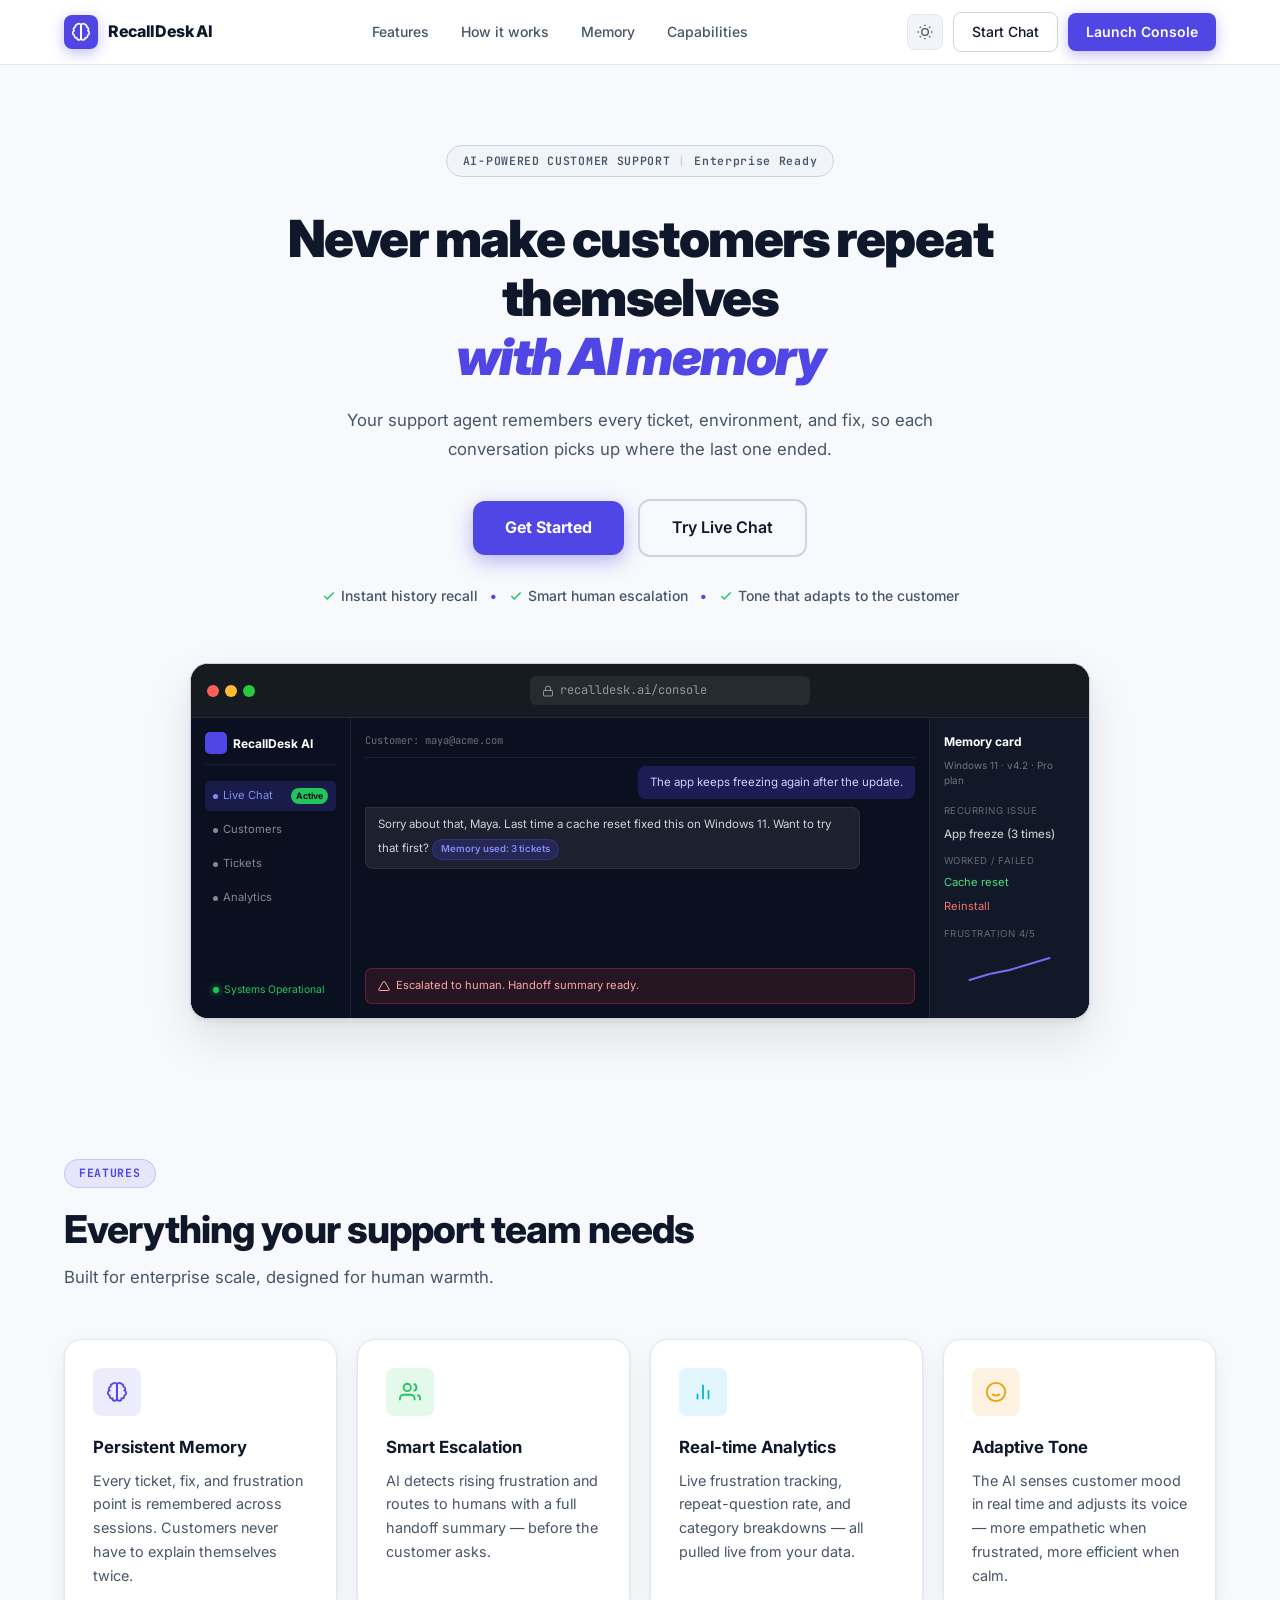
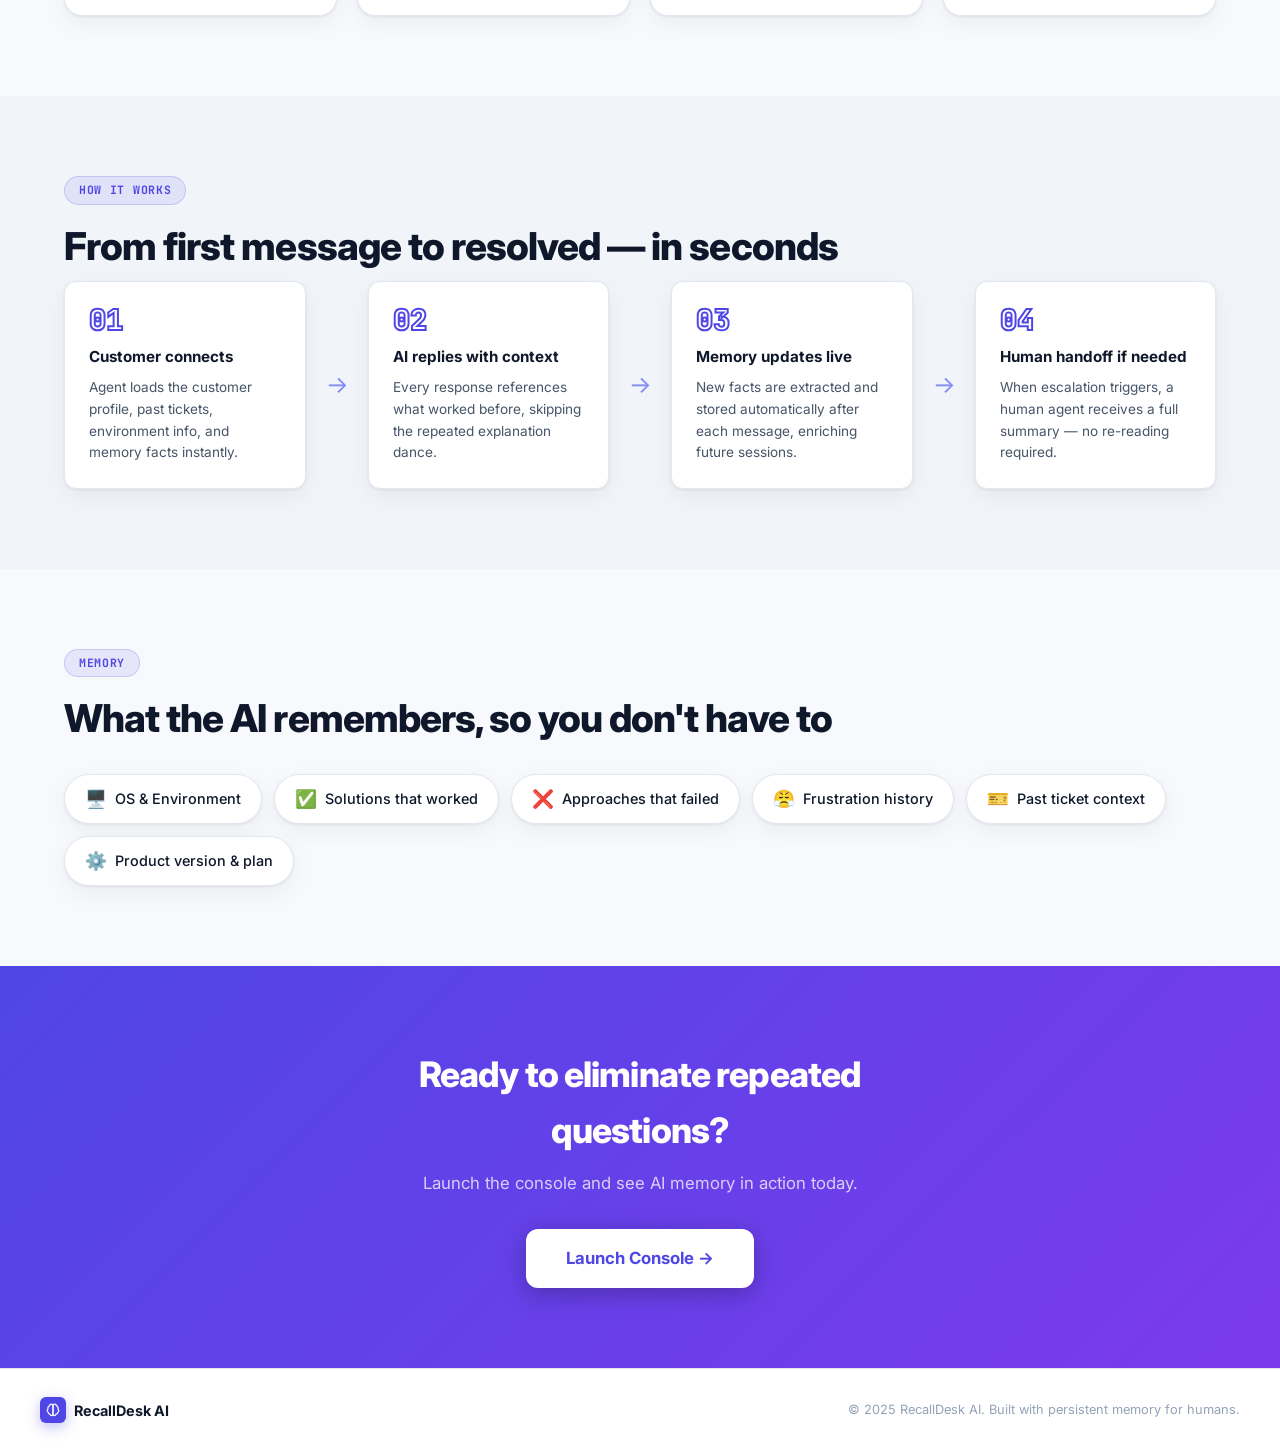
<file: frontend/index.html>
<!DOCTYPE html>
<html lang="en">
<head>
    <meta charset="UTF-8">
    <meta name="viewport" content="width=device-width, initial-scale=1.0">
    <title>RecallDesk AI — Never Make Customers Repeat Themselves</title>
    <meta name="description" content="RecallDesk AI: AI-powered customer support with persistent memory. Your agent remembers every ticket, environment, and fix so each conversation picks up where the last one ended.">
    <link href="https://fonts.googleapis.com/css2?family=Inter:wght@300;400;500;600;700;800;900&family=JetBrains+Mono:wght@400;500&display=swap" rel="stylesheet">
    <link rel="stylesheet" href="landing.css">
</head>
<body class="light-theme">

    <!-- ── Navbar ────────────────────────────────────────────── -->
    <nav class="navbar" id="navbar">
        <div class="nav-inner">
            <a href="/" class="nav-logo" id="nav-logo-link">
                <div class="nav-logo-icon">
                    <svg width="20" height="20" viewBox="0 0 24 24" fill="none" stroke="currentColor" stroke-width="2" stroke-linecap="round" stroke-linejoin="round">
                        <path d="M9.5 2A2.5 2.5 0 0 1 12 4.5v15a2.5 2.5 0 0 1-4.96-.46 2.5 2.5 0 0 1-2.96-3.08 3 3 0 0 1-.34-5.58 2.5 2.5 0 0 1 1.32-4.24 2.5 2.5 0 0 1 1.98-3A2.5 2.5 0 0 1 9.5 2Z"/>
                        <path d="M14.5 2A2.5 2.5 0 0 0 12 4.5v15a2.5 2.5 0 0 0 4.96-.46 2.5 2.5 0 0 0 2.96-3.08 3 3 0 0 0 .34-5.58 2.5 2.5 0 0 0-1.32-4.24 2.5 2.5 0 0 0-1.98-3A2.5 2.5 0 0 0 14.5 2Z"/>
                    </svg>
                </div>
                <span class="nav-logo-text">RecallDesk AI</span>
            </a>

            <div class="nav-links" id="nav-links">
                <a href="#features" class="nav-link" id="nav-features">Features</a>
                <a href="#how-it-works" class="nav-link" id="nav-how">How it works</a>
                <a href="#memory" class="nav-link" id="nav-memory">Memory</a>
                <a href="#capabilities" class="nav-link" id="nav-capabilities">Capabilities</a>
            </div>

            <div class="nav-actions">
                <button class="theme-toggle" id="theme-toggle" title="Toggle theme" aria-label="Toggle dark/light mode">
                    <svg class="icon-sun" width="16" height="16" viewBox="0 0 24 24" fill="none" stroke="currentColor" stroke-width="2"><circle cx="12" cy="12" r="5"/><line x1="12" y1="1" x2="12" y2="3"/><line x1="12" y1="21" x2="12" y2="23"/><line x1="4.22" y1="4.22" x2="5.64" y2="5.64"/><line x1="18.36" y1="18.36" x2="19.78" y2="19.78"/><line x1="1" y1="12" x2="3" y2="12"/><line x1="21" y1="12" x2="23" y2="12"/><line x1="4.22" y1="19.78" x2="5.64" y2="18.36"/><line x1="18.36" y1="5.64" x2="19.78" y2="4.22"/></svg>
                    <svg class="icon-moon" width="16" height="16" viewBox="0 0 24 24" fill="none" stroke="currentColor" stroke-width="2"><path d="M21 12.79A9 9 0 1 1 11.21 3 7 7 0 0 0 21 12.79z"/></svg>
                </button>
                <a href="/console.html" class="btn-outline" id="btn-start-chat">Start Chat</a>
                <a href="/console.html" class="btn-primary-nav" id="btn-launch-console">Launch Console</a>
            </div>
        </div>
    </nav>

    <!-- ── Hero ─────────────────────────────────────────────── -->
    <section class="hero" id="hero">
        <div class="hero-inner">
            <div class="hero-badge" id="hero-badge">
                <span>AI-POWERED CUSTOMER SUPPORT</span>
                <span class="badge-sep">|</span>
                <span>Enterprise Ready</span>
            </div>

            <h1 class="hero-headline" id="hero-headline">
                Never make customers repeat themselves
                <span class="hero-accent">with AI memory</span>
            </h1>

            <p class="hero-sub" id="hero-sub">
                Your support agent remembers every ticket, environment, and fix, so each<br>
                conversation picks up where the last one ended.
            </p>

            <div class="hero-cta" id="hero-cta">
                <a href="/console.html" class="btn-hero-primary" id="btn-get-started">Get Started</a>
                <a href="/console.html" class="btn-hero-outline" id="btn-try-chat">Try Live Chat</a>
            </div>

            <div class="trust-points" id="trust-points">
                <span class="trust-item">
                    <svg width="14" height="14" viewBox="0 0 24 24" fill="none" stroke="#22c55e" stroke-width="2.5"><polyline points="20 6 9 17 4 12"/></svg>
                    Instant history recall
                </span>
                <span class="trust-dot">•</span>
                <span class="trust-item">
                    <svg width="14" height="14" viewBox="0 0 24 24" fill="none" stroke="#22c55e" stroke-width="2.5"><polyline points="20 6 9 17 4 12"/></svg>
                    Smart human escalation
                </span>
                <span class="trust-dot">•</span>
                <span class="trust-item">
                    <svg width="14" height="14" viewBox="0 0 24 24" fill="none" stroke="#22c55e" stroke-width="2.5"><polyline points="20 6 9 17 4 12"/></svg>
                    Tone that adapts to the customer
                </span>
            </div>
        </div>

        <!-- Browser Mockup -->
        <div class="browser-mockup" id="browser-mockup">
            <div class="browser-chrome">
                <div class="browser-dots">
                    <span class="bdot red"></span>
                    <span class="bdot yellow"></span>
                    <span class="bdot green"></span>
                </div>
                <div class="browser-url">
                    <svg width="12" height="12" viewBox="0 0 24 24" fill="none" stroke="currentColor" stroke-width="2"><rect x="3" y="11" width="18" height="11" rx="2" ry="2"/><path d="M7 11V7a5 5 0 0 1 10 0v4"/></svg>
                    recalldesk.ai/console
                </div>
            </div>
            <div class="browser-content">
                <div class="preview-sidebar">
                    <div class="preview-logo">
                        <div class="preview-logo-dot"></div>
                        <span>RecallDesk AI</span>
                    </div>
                    <div class="preview-nav-item active">
                        <span class="pni-dot"></span> Live Chat
                        <span class="preview-badge">Active</span>
                    </div>
                    <div class="preview-nav-item"><span class="pni-dot"></span> Customers</div>
                    <div class="preview-nav-item"><span class="pni-dot"></span> Tickets</div>
                    <div class="preview-nav-item"><span class="pni-dot"></span> Analytics</div>
                    <div class="preview-status">
                        <span class="preview-status-dot"></span> Systems Operational
                    </div>
                </div>
                <div class="preview-chat">
                    <div class="preview-customer-tag">Customer: maya@acme.com</div>
                    <div class="preview-msg user-msg">The app keeps freezing again after the update.</div>
                    <div class="preview-msg agent-msg">
                        Sorry about that, Maya. Last time a cache reset fixed this on Windows 11. Want to try that first?
                        <div class="preview-memory-chip">Memory used: 3 tickets</div>
                    </div>
                    <div class="preview-escalation">
                        <svg width="12" height="12" viewBox="0 0 24 24" fill="none" stroke="currentColor" stroke-width="2"><path d="M10.29 3.86L1.82 18a2 2 0 0 0 1.71 3h16.94a2 2 0 0 0 1.71-3L13.71 3.86a2 2 0 0 0-3.42 0z"/></svg>
                        Escalated to human. Handoff summary ready.
                    </div>
                </div>
                <div class="preview-memory">
                    <div class="preview-memory-title">Memory card</div>
                    <div class="preview-memory-env">Windows 11 · v4.2 · Pro plan</div>
                    <div class="preview-memory-label">Recurring issue</div>
                    <div class="preview-memory-val">App freeze (3 times)</div>
                    <div class="preview-memory-label">Worked / failed</div>
                    <div class="preview-worked">Cache reset</div>
                    <div class="preview-failed">Reinstall</div>
                    <div class="preview-memory-label">Frustration 4/5</div>
                    <svg class="preview-chart" viewBox="0 0 80 30" fill="none">
                        <polyline points="0,28 20,22 40,18 60,12 80,6" stroke="#7c6af7" stroke-width="2" fill="none" stroke-linecap="round" stroke-linejoin="round"/>
                    </svg>
                </div>
            </div>
        </div>
    </section>

    <!-- ── Features ──────────────────────────────────────────── -->
    <section class="features-section" id="features">
        <div class="section-inner">
            <div class="section-tag">Features</div>
            <h2 class="section-title">Everything your support team needs</h2>
            <p class="section-sub">Built for enterprise scale, designed for human warmth.</p>
            <div class="features-grid">
                <div class="feature-card" id="feat-memory">
                    <div class="feat-icon indigo">
                        <svg width="22" height="22" viewBox="0 0 24 24" fill="none" stroke="currentColor" stroke-width="2"><path d="M9.5 2A2.5 2.5 0 0 1 12 4.5v15a2.5 2.5 0 0 1-4.96-.46 2.5 2.5 0 0 1-2.96-3.08 3 3 0 0 1-.34-5.58 2.5 2.5 0 0 1 1.32-4.24 2.5 2.5 0 0 1 1.98-3A2.5 2.5 0 0 1 9.5 2Z"/><path d="M14.5 2A2.5 2.5 0 0 0 12 4.5v15a2.5 2.5 0 0 0 4.96-.46 2.5 2.5 0 0 0 2.96-3.08 3 3 0 0 0 .34-5.58 2.5 2.5 0 0 0-1.32-4.24 2.5 2.5 0 0 0-1.98-3A2.5 2.5 0 0 0 14.5 2Z"/></svg>
                    </div>
                    <h3>Persistent Memory</h3>
                    <p>Every ticket, fix, and frustration point is remembered across sessions. Customers never have to explain themselves twice.</p>
                </div>
                <div class="feature-card" id="feat-escalation">
                    <div class="feat-icon green">
                        <svg width="22" height="22" viewBox="0 0 24 24" fill="none" stroke="currentColor" stroke-width="2"><path d="M17 21v-2a4 4 0 0 0-4-4H5a4 4 0 0 0-4 4v2"/><circle cx="9" cy="7" r="4"/><path d="M23 21v-2a4 4 0 0 0-3-3.87"/><path d="M16 3.13a4 4 0 0 1 0 7.75"/></svg>
                    </div>
                    <h3>Smart Escalation</h3>
                    <p>AI detects rising frustration and routes to humans with a full handoff summary — before the customer asks.</p>
                </div>
                <div class="feature-card" id="feat-analytics">
                    <div class="feat-icon cyan">
                        <svg width="22" height="22" viewBox="0 0 24 24" fill="none" stroke="currentColor" stroke-width="2"><line x1="18" y1="20" x2="18" y2="10"/><line x1="12" y1="20" x2="12" y2="4"/><line x1="6" y1="20" x2="6" y2="14"/></svg>
                    </div>
                    <h3>Real-time Analytics</h3>
                    <p>Live frustration tracking, repeat-question rate, and category breakdowns — all pulled live from your data.</p>
                </div>
                <div class="feature-card" id="feat-tone">
                    <div class="feat-icon amber">
                        <svg width="22" height="22" viewBox="0 0 24 24" fill="none" stroke="currentColor" stroke-width="2"><circle cx="12" cy="12" r="10"/><path d="M8 14s1.5 2 4 2 4-2 4-2"/><line x1="9" y1="9" x2="9.01" y2="9"/><line x1="15" y1="9" x2="15.01" y2="9"/></svg>
                    </div>
                    <h3>Adaptive Tone</h3>
                    <p>The AI senses customer mood in real time and adjusts its voice — more empathetic when frustrated, more efficient when calm.</p>
                </div>
            </div>
        </div>
    </section>

    <!-- ── How it works ──────────────────────────────────────── -->
    <section class="how-section" id="how-it-works">
        <div class="section-inner">
            <div class="section-tag">How it works</div>
            <h2 class="section-title">From first message to resolved — in seconds</h2>
            <div class="steps-row">
                <div class="step" id="step-1">
                    <div class="step-num">01</div>
                    <h3>Customer connects</h3>
                    <p>Agent loads the customer profile, past tickets, environment info, and memory facts instantly.</p>
                </div>
                <div class="step-arrow">→</div>
                <div class="step" id="step-2">
                    <div class="step-num">02</div>
                    <h3>AI replies with context</h3>
                    <p>Every response references what worked before, skipping the repeated explanation dance.</p>
                </div>
                <div class="step-arrow">→</div>
                <div class="step" id="step-3">
                    <div class="step-num">03</div>
                    <h3>Memory updates live</h3>
                    <p>New facts are extracted and stored automatically after each message, enriching future sessions.</p>
                </div>
                <div class="step-arrow">→</div>
                <div class="step" id="step-4">
                    <div class="step-num">04</div>
                    <h3>Human handoff if needed</h3>
                    <p>When escalation triggers, a human agent receives a full summary — no re-reading required.</p>
                </div>
            </div>
        </div>
    </section>

    <!-- ── Memory Section ────────────────────────────────────── -->
    <section class="memory-section-landing" id="memory">
        <div class="section-inner">
            <div class="section-tag">Memory</div>
            <h2 class="section-title">What the AI remembers, so you don't have to</h2>
            <div class="memory-chips-row">
                <div class="memory-chip-big"><span class="mchip-icon">🖥️</span> OS &amp; Environment</div>
                <div class="memory-chip-big"><span class="mchip-icon">✅</span> Solutions that worked</div>
                <div class="memory-chip-big"><span class="mchip-icon">❌</span> Approaches that failed</div>
                <div class="memory-chip-big"><span class="mchip-icon">😤</span> Frustration history</div>
                <div class="memory-chip-big"><span class="mchip-icon">🎫</span> Past ticket context</div>
                <div class="memory-chip-big"><span class="mchip-icon">⚙️</span> Product version &amp; plan</div>
            </div>
        </div>
    </section>

    <!-- ── CTA Banner ────────────────────────────────────────── -->
    <section class="cta-section" id="capabilities">
        <div class="cta-inner">
            <h2>Ready to eliminate repeated questions?</h2>
            <p>Launch the console and see AI memory in action today.</p>
            <a href="/console.html" class="btn-hero-primary large" id="btn-cta-launch">Launch Console →</a>
        </div>
    </section>

    <!-- ── Footer ────────────────────────────────────────────── -->
    <footer class="footer">
        <div class="footer-inner">
            <div class="footer-logo">
                <div class="nav-logo-icon small">
                    <svg width="14" height="14" viewBox="0 0 24 24" fill="none" stroke="currentColor" stroke-width="2" stroke-linecap="round" stroke-linejoin="round">
                        <path d="M9.5 2A2.5 2.5 0 0 1 12 4.5v15a2.5 2.5 0 0 1-4.96-.46 2.5 2.5 0 0 1-2.96-3.08 3 3 0 0 1-.34-5.58 2.5 2.5 0 0 1 1.32-4.24 2.5 2.5 0 0 1 1.98-3A2.5 2.5 0 0 1 9.5 2Z"/>
                        <path d="M14.5 2A2.5 2.5 0 0 0 12 4.5v15a2.5 2.5 0 0 0 4.96-.46 2.5 2.5 0 0 0 2.96-3.08 3 3 0 0 0 .34-5.58 2.5 2.5 0 0 0-1.32-4.24 2.5 2.5 0 0 0-1.98-3A2.5 2.5 0 0 0 14.5 2Z"/>
                    </svg>
                </div>
                <span>RecallDesk AI</span>
            </div>
            <p class="footer-copy">© 2025 RecallDesk AI. Built with persistent memory for humans.</p>
        </div>
    </footer>

    <script src="landing.js"></script>
</body>
</html>
</file>
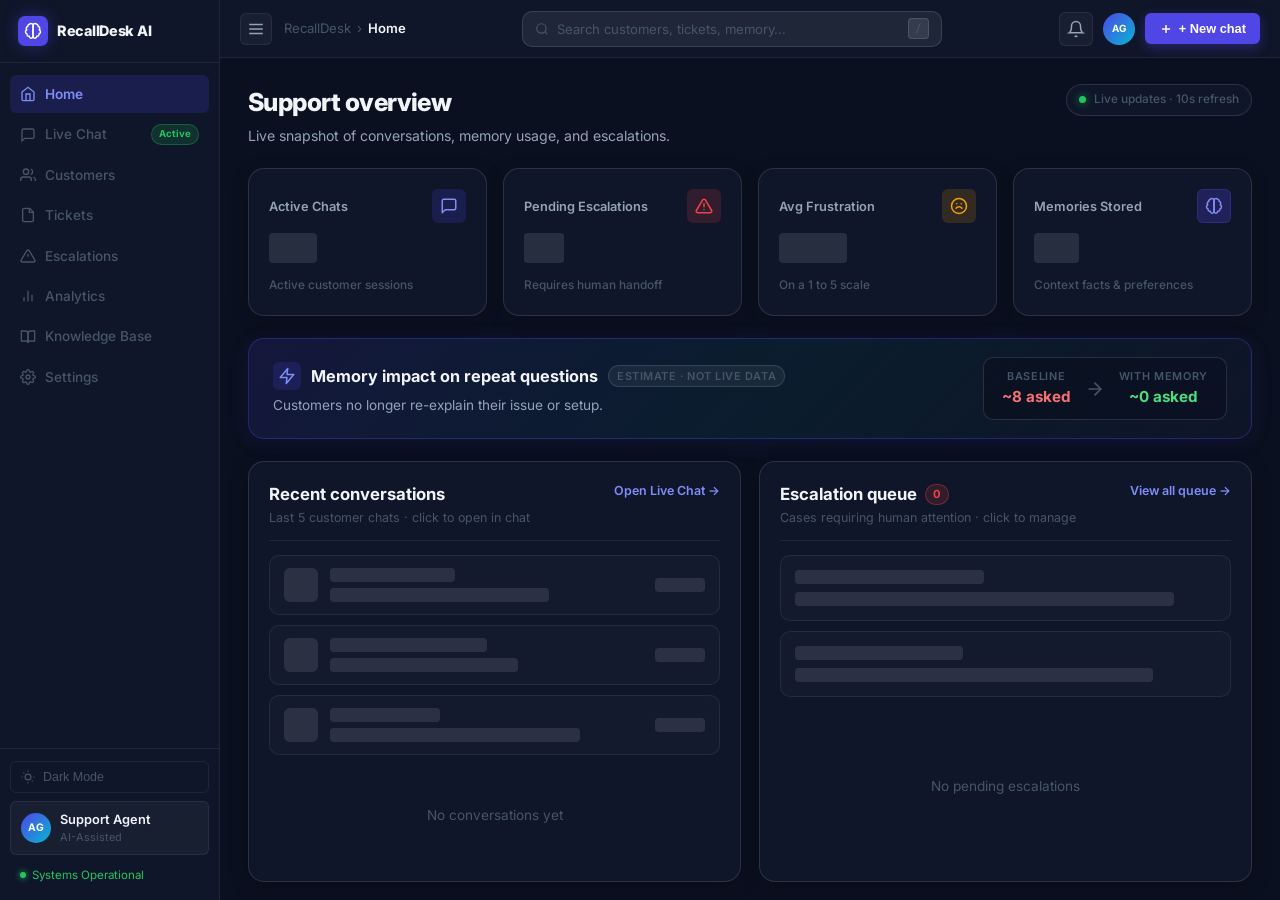
<file: frontend/console.html>
<!DOCTYPE html>
<html lang="en">
<head>
    <meta charset="UTF-8">
    <meta name="viewport" content="width=device-width, initial-scale=1.0">
    <title>RecallDesk AI — Console</title>
    <meta name="description" content="RecallDesk AI support console — live chat with persistent memory, analytics, and smart escalation.">
    <link href="https://fonts.googleapis.com/css2?family=Inter:wght@300;400;500;600;700;800&family=JetBrains+Mono:wght@400;500&display=swap" rel="stylesheet">
    <link rel="stylesheet" href="style.css">
</head>
<body>
<div class="console-wrapper" id="console-wrapper">

    <!-- ── Sidebar ────────────────────────────────────── -->
    <aside class="console-sidebar" id="console-sidebar">
        <div class="csb-brand">
            <a href="/" class="csb-logo-link">
                <div class="csb-logo-icon">
                    <svg width="18" height="18" viewBox="0 0 24 24" fill="none" stroke="currentColor" stroke-width="2" stroke-linecap="round" stroke-linejoin="round">
                        <path d="M9.5 2A2.5 2.5 0 0 1 12 4.5v15a2.5 2.5 0 0 1-4.96-.46 2.5 2.5 0 0 1-2.96-3.08 3 3 0 0 1-.34-5.58 2.5 2.5 0 0 1 1.32-4.24 2.5 2.5 0 0 1 1.98-3A2.5 2.5 0 0 1 9.5 2Z"/>
                        <path d="M14.5 2A2.5 2.5 0 0 0 12 4.5v15a2.5 2.5 0 0 0 4.96-.46 2.5 2.5 0 0 0 2.96-3.08 3 3 0 0 0 .34-5.58 2.5 2.5 0 0 0-1.32-4.24 2.5 2.5 0 0 0-1.98-3A2.5 2.5 0 0 0 14.5 2Z"/>
                    </svg>
                </div>
                <span class="csb-brand-name">RecallDesk AI</span>
            </a>
        </div>

        <nav class="csb-nav">
            <a href="#home" class="csb-nav-item active" id="nav-home" data-page="home">
                <svg width="16" height="16" viewBox="0 0 24 24" fill="none" stroke="currentColor" stroke-width="2"><path d="M3 9l9-7 9 7v11a2 2 0 0 1-2 2H5a2 2 0 0 1-2-2z"/><polyline points="9 22 9 12 15 12 15 22"/></svg>
                Home
            </a>
            <a href="#chat" class="csb-nav-item" id="nav-livechat" data-page="livechat">
                <svg width="16" height="16" viewBox="0 0 24 24" fill="none" stroke="currentColor" stroke-width="2"><path d="M21 15a2 2 0 0 1-2 2H7l-4 4V5a2 2 0 0 1 2-2h14a2 2 0 0 1 2 2z"/></svg>
                Live Chat
                <span class="csb-badge active-badge">Active</span>
            </a>
            <a href="#" class="csb-nav-item" id="nav-customers" data-page="customers">
                <svg width="16" height="16" viewBox="0 0 24 24" fill="none" stroke="currentColor" stroke-width="2"><path d="M17 21v-2a4 4 0 0 0-4-4H5a4 4 0 0 0-4 4v2"/><circle cx="9" cy="7" r="4"/><path d="M23 21v-2a4 4 0 0 0-3-3.87"/><path d="M16 3.13a4 4 0 0 1 0 7.75"/></svg>
                Customers
            </a>
            <a href="#" class="csb-nav-item" id="nav-tickets" data-page="tickets">
                <svg width="16" height="16" viewBox="0 0 24 24" fill="none" stroke="currentColor" stroke-width="2"><path d="M14.5 2H6a2 2 0 0 0-2 2v16a2 2 0 0 0 2 2h12a2 2 0 0 0 2-2V7.5L14.5 2z"/><polyline points="14 2 14 8 20 8"/></svg>
                Tickets
            </a>
            <a href="#" class="csb-nav-item" id="nav-escalations" data-page="escalations">
                <svg width="16" height="16" viewBox="0 0 24 24" fill="none" stroke="currentColor" stroke-width="2"><path d="M10.29 3.86L1.82 18a2 2 0 0 0 1.71 3h16.94a2 2 0 0 0 1.71-3L13.71 3.86a2 2 0 0 0-3.42 0z"/><line x1="12" y1="9" x2="12" y2="13"/><line x1="12" y1="17" x2="12.01" y2="17"/></svg>
                Escalations
                <span class="csb-badge esc-badge" id="esc-count-badge" style="display:none">0</span>
            </a>
            <a href="#" class="csb-nav-item" id="nav-analytics" data-page="analytics">
                <svg width="16" height="16" viewBox="0 0 24 24" fill="none" stroke="currentColor" stroke-width="2"><line x1="18" y1="20" x2="18" y2="10"/><line x1="12" y1="20" x2="12" y2="4"/><line x1="6" y1="20" x2="6" y2="14"/></svg>
                Analytics
            </a>
            <a href="#knowledge" class="csb-nav-item" id="nav-knowledge" data-page="knowledge">
                <svg width="16" height="16" viewBox="0 0 24 24" fill="none" stroke="currentColor" stroke-width="2"><path d="M2 3h6a4 4 0 0 1 4 4v14a3 3 0 0 0-3-3H2z"/><path d="M22 3h-6a4 4 0 0 0-4 4v14a3 3 0 0 1 3-3h7z"/></svg>
                Knowledge Base
            </a>
            <a href="#settings" class="csb-nav-item" id="nav-settings" data-page="settings">
                <svg width="16" height="16" viewBox="0 0 24 24" fill="none" stroke="currentColor" stroke-width="2"><circle cx="12" cy="12" r="3"/><path d="M19.4 15a1.65 1.65 0 0 0 .33 1.82l.06.06a2 2 0 0 1-2.83 2.83l-.06-.06a1.65 1.65 0 0 0-1.82-.33 1.65 1.65 0 0 0-1 1.51V21a2 2 0 0 1-4 0v-.09A1.65 1.65 0 0 0 9 19.4a1.65 1.65 0 0 0-1.82.33l-.06.06a2 2 0 0 1-2.83-2.83l.06-.06A1.65 1.65 0 0 0 4.68 15a1.65 1.65 0 0 0-1.51-1H3a2 2 0 0 1 0-4h.09A1.65 1.65 0 0 0 4.6 9a1.65 1.65 0 0 0-.33-1.82l-.06-.06a2 2 0 0 1 2.83-2.83l.06.06A1.65 1.65 0 0 0 9 4.68a1.65 1.65 0 0 0 1-1.51V3a2 2 0 0 1 4 0v.09a1.65 1.65 0 0 0 1 1.51 1.65 1.65 0 0 0 1.82-.33l.06-.06a2 2 0 0 1 2.83 2.83l-.06.06A1.65 1.65 0 0 0 19.4 9a1.65 1.65 0 0 0 1.51 1H21a2 2 0 0 1 0 4h-.09a1.65 1.65 0 0 0-1.51 1z"/></svg>
                Settings
            </a>
        </nav>

        <div class="csb-bottom">
            <button class="csb-theme-toggle" id="csb-theme-toggle" title="Toggle theme">
                <svg class="icon-sun" width="14" height="14" viewBox="0 0 24 24" fill="none" stroke="currentColor" stroke-width="2"><circle cx="12" cy="12" r="5"/><line x1="12" y1="1" x2="12" y2="3"/><line x1="12" y1="21" x2="12" y2="23"/><line x1="4.22" y1="4.22" x2="5.64" y2="5.64"/><line x1="18.36" y1="18.36" x2="19.78" y2="19.78"/><line x1="1" y1="12" x2="3" y2="12"/><line x1="21" y1="12" x2="23" y2="12"/></svg>
                <svg class="icon-moon" width="14" height="14" viewBox="0 0 24 24" fill="none" stroke="currentColor" stroke-width="2"><path d="M21 12.79A9 9 0 1 1 11.21 3 7 7 0 0 0 21 12.79z"/></svg>
                <span class="csb-theme-label">Dark Mode</span>
            </button>
            <div class="csb-agent-card">
                <div class="csb-agent-avatar">AG</div>
                <div class="csb-agent-info">
                    <div class="csb-agent-name">Support Agent</div>
                    <div class="csb-agent-role">AI-Assisted</div>
                </div>
            </div>
            <div class="csb-system-status">
                <span class="csb-status-dot"></span>
                Systems Operational
            </div>
        </div>
    </aside>

    <!-- ── Main Area ──────────────────────────────────── -->
    <div class="console-main" id="console-main">

        <!-- Top Bar -->
        <header class="console-topbar" id="console-topbar">
            <div class="topbar-left">
                <button class="sidebar-toggle-btn" id="sidebar-toggle-btn" title="Toggle sidebar">
                    <svg width="18" height="18" viewBox="0 0 24 24" fill="none" stroke="currentColor" stroke-width="2"><line x1="3" y1="12" x2="21" y2="12"/><line x1="3" y1="6" x2="21" y2="6"/><line x1="3" y1="18" x2="21" y2="18"/></svg>
                </button>
                <div class="topbar-breadcrumb">
                    <span class="breadcrumb-root">RecallDesk</span>
                    <span class="breadcrumb-sep">›</span>
                    <span class="breadcrumb-current" id="breadcrumb-current">Live Chat</span>
                </div>
            </div>
            <div class="topbar-center">
                <div class="topbar-search" id="topbar-search">
                    <svg width="14" height="14" viewBox="0 0 24 24" fill="none" stroke="currentColor" stroke-width="2"><circle cx="11" cy="11" r="8"/><line x1="21" y1="21" x2="16.65" y2="16.65"/></svg>
                    <input type="text" id="search-input" placeholder="Search customers, tickets, memory..." autocomplete="off">
                    <span class="search-shortcut">/</span>
                </div>
            </div>
            <div class="topbar-right">
                <button class="topbar-icon-btn" id="topbar-notif" title="Notifications">
                    <svg width="18" height="18" viewBox="0 0 24 24" fill="none" stroke="currentColor" stroke-width="2"><path d="M18 8A6 6 0 0 0 6 8c0 7-3 9-3 9h18s-3-2-3-9"/><path d="M13.73 21a2 2 0 0 1-3.46 0"/></svg>
                    <span class="notif-dot" id="notif-dot" style="display:none"></span>
                </button>
                <div class="topbar-avatar" id="topbar-avatar">AG</div>
                <button class="btn-new-chat" id="btn-new-chat" title="Open Live Chat">
                    <svg width="14" height="14" viewBox="0 0 24 24" fill="none" stroke="currentColor" stroke-width="2.5"><line x1="12" y1="5" x2="12" y2="19"/><line x1="5" y1="12" x2="19" y2="12"/></svg>
                    + New chat
                </button>
            </div>
        </header>

        <!-- ── Pages ──────────────────────────────────── -->

        <!-- Live Chat Page -->
        <div class="page-content hidden" id="page-livechat">
            <div class="livechat-layout">

                <!-- Column 1: Customer Lookup -->
                <div class="lc-col lc-col-lookup" id="lc-col-lookup">
                    <div class="lc-col-header">
                        <h2 class="lc-col-title">Customer</h2>
                    </div>
                    <div class="lookup-body">
                        <div class="lookup-search-row">
                            <input type="text" id="lookup-input" class="lookup-input" placeholder="Email or Customer ID" autocomplete="off">
                            <button class="lookup-btn" id="lookup-btn">
                                <svg width="14" height="14" viewBox="0 0 24 24" fill="none" stroke="currentColor" stroke-width="2.5"><circle cx="11" cy="11" r="8"/><line x1="21" y1="21" x2="16.65" y2="16.65"/></svg>
                            </button>
                        </div>
                        <div class="lookup-quick-label">Quick select</div>
                        <div class="customer-list" id="customer-list">
                            <div class="customer-item" data-id="cust-101" id="ci-cust-101">
                                <div class="ci-avatar">AS</div>
                                <div class="ci-info">
                                    <div class="ci-name">Alice Smith</div>
                                    <div class="ci-email">alice@acme.com</div>
                                </div>
                                <div class="ci-plan pro">Pro</div>
                            </div>
                            <div class="customer-item" data-id="cust-102" id="ci-cust-102">
                                <div class="ci-avatar">BJ</div>
                                <div class="ci-info">
                                    <div class="ci-name">Bob Jones</div>
                                    <div class="ci-email">bob@acme.com</div>
                                </div>
                                <div class="ci-plan basic">Basic</div>
                            </div>
                            <div class="customer-item" data-id="cust-103" id="ci-cust-103">
                                <div class="ci-avatar">CB</div>
                                <div class="ci-info">
                                    <div class="ci-name">Charlie Brown</div>
                                    <div class="ci-email">charlie@acme.com</div>
                                </div>
                                <div class="ci-plan enterprise">Enterprise</div>
                            </div>
                            <div class="customer-item" data-id="cust-104" id="ci-cust-104">
                                <div class="ci-avatar">DP</div>
                                <div class="ci-info">
                                    <div class="ci-name">Diana Prince</div>
                                    <div class="ci-email">diana@acme.com</div>
                                </div>
                                <div class="ci-plan pro">Pro</div>
                            </div>
                            <div class="customer-item" data-id="cust-105" id="ci-cust-105">
                                <div class="ci-avatar">EA</div>
                                <div class="ci-info">
                                    <div class="ci-name">Eve Adams</div>
                                    <div class="ci-email">eve@acme.com</div>
                                </div>
                                <div class="ci-plan basic">Basic</div>
                            </div>
                        </div>
                    </div>
                </div>

                <!-- Column 2: Chat Window -->
                <div class="lc-col lc-col-chat" id="lc-col-chat">
                    <div class="lc-col-header">
                        <div class="chat-header-left">
                            <h2 class="lc-col-title" id="chat-col-title">Live Chat</h2>
                            <span class="chat-customer-tag" id="chat-customer-tag" style="display:none"></span>
                        </div>
                        <div class="chat-header-right">
                            <div class="online-pill" id="chat-online-pill">
                                <span class="status-dot-sm online"></span>
                                <span>Online</span>
                            </div>
                            <div class="escalation-pill-header hidden" id="chat-escalation-pill">
                                <svg width="12" height="12" viewBox="0 0 24 24" fill="none" stroke="currentColor" stroke-width="2.5"><path d="M10.29 3.86L1.82 18a2 2 0 0 0 1.71 3h16.94a2 2 0 0 0 1.71-3L13.71 3.86a2 2 0 0 0-3.42 0z"/></svg>
                                Escalated
                            </div>
                        </div>
                    </div>

                    <!-- Chat Messages -->
                    <div class="chat-messages-area" id="chat-messages-area">
                        <div class="chat-welcome" id="chat-welcome">
                            <div class="chat-welcome-icon">
                                <svg width="28" height="28" viewBox="0 0 24 24" fill="none" stroke="currentColor" stroke-width="1.5"><path d="M9.5 2A2.5 2.5 0 0 1 12 4.5v15a2.5 2.5 0 0 1-4.96-.46 2.5 2.5 0 0 1-2.96-3.08 3 3 0 0 1-.34-5.58 2.5 2.5 0 0 1 1.32-4.24 2.5 2.5 0 0 1 1.98-3A2.5 2.5 0 0 1 9.5 2Z"/><path d="M14.5 2A2.5 2.5 0 0 0 12 4.5v15a2.5 2.5 0 0 0 4.96-.46 2.5 2.5 0 0 0 2.96-3.08 3 3 0 0 0 .34-5.58 2.5 2.5 0 0 0-1.32-4.24 2.5 2.5 0 0 0-1.98-3A2.5 2.5 0 0 0 14.5 2Z"/></svg>
                            </div>
                            <h3>Select a customer to begin</h3>
                            <p>Memory-augmented AI will load context automatically.</p>
                        </div>
                    </div>

                    <!-- Escalation Banner -->
                    <div class="escalation-banner hidden" id="escalation-banner">
                        <svg width="14" height="14" viewBox="0 0 24 24" fill="none" stroke="currentColor" stroke-width="2.5"><path d="M10.29 3.86L1.82 18a2 2 0 0 0 1.71 3h16.94a2 2 0 0 0 1.71-3L13.71 3.86a2 2 0 0 0-3.42 0z"/></svg>
                        <span id="escalation-banner-text">Escalated to human. Handoff summary ready.</span>
                        <button class="banner-view-btn" id="banner-view-btn">View Summary</button>
                    </div>

                    <!-- Input Area -->
                    <div class="chat-input-zone" id="chat-input-zone">
                        <div class="chat-input-wrap" id="chat-input-wrap">
                            <textarea id="message-input" placeholder="Type a message… (Enter to send, Shift+Enter for newline)" rows="1" maxlength="2000" disabled></textarea>
                            <div class="chat-input-actions">
                                <span class="char-count-label" id="char-count">0 / 2000</span>
                                <button id="send-btn" class="send-btn-console" title="Send message" disabled>
                                    <svg width="16" height="16" viewBox="0 0 24 24" fill="none" stroke="currentColor" stroke-width="2.5" stroke-linecap="round" stroke-linejoin="round"><line x1="22" y1="2" x2="11" y2="13"/><polygon points="22 2 15 22 11 13 2 9 22 2"/></svg>
                                </button>
                            </div>
                        </div>
                        <p class="input-hint-text">Powered by RecallDesk AI · Memory-augmented</p>
                    </div>
                </div>

                <!-- Column 3: Memory Card -->
                <div class="lc-col lc-col-memory" id="lc-col-memory">
                    <div class="lc-col-header">
                        <h2 class="lc-col-title">Memory card</h2>
                    </div>
                    <div class="memory-card-body" id="memory-card-body">
                        <div class="memory-empty" id="memory-empty">
                            <svg width="24" height="24" viewBox="0 0 24 24" fill="none" stroke="currentColor" stroke-width="1.5"><path d="M9.5 2A2.5 2.5 0 0 1 12 4.5v15a2.5 2.5 0 0 1-4.96-.46 2.5 2.5 0 0 1-2.96-3.08 3 3 0 0 1-.34-5.58 2.5 2.5 0 0 1 1.32-4.24 2.5 2.5 0 0 1 1.98-3A2.5 2.5 0 0 1 9.5 2Z"/><path d="M14.5 2A2.5 2.5 0 0 0 12 4.5v15a2.5 2.5 0 0 0 4.96-.46 2.5 2.5 0 0 0 2.96-3.08 3 3 0 0 0 .34-5.58 2.5 2.5 0 0 0-1.32-4.24 2.5 2.5 0 0 0-1.98-3A2.5 2.5 0 0 0 14.5 2Z"/></svg>
                            <p>No data yet</p>
                            <span>Select a customer to load memory</span>
                        </div>

                        <!-- Profile (hidden until loaded) -->
                        <div class="mc-section" id="mc-profile" style="display:none">
                            <div class="mc-profile-row">
                                <div class="mc-avatar" id="mc-avatar">?</div>
                                <div>
                                    <div class="mc-name" id="mc-name">—</div>
                                    <div class="mc-email" id="mc-email">—</div>
                                </div>
                            </div>
                        </div>

                        <div class="mc-section" id="mc-env" style="display:none">
                            <div class="mc-label">Environment</div>
                            <div class="mc-env-bar" id="mc-env-bar">—</div>
                        </div>

                        <div class="mc-section" id="mc-tickets-sec" style="display:none">
                            <div class="mc-label">Past Tickets</div>
                            <div class="mc-tickets-list" id="mc-tickets-list"></div>
                        </div>

                        <div class="mc-section" id="mc-facts-sec" style="display:none">
                            <div class="mc-label">Memory Facts <span class="mc-facts-count" id="mc-facts-count">0</span></div>
                            <div class="mc-facts-list" id="mc-facts-list"></div>
                        </div>

                        <div class="mc-section" id="mc-frustration-sec" style="display:none">
                            <div class="mc-label">Frustration Score</div>
                            <div class="mc-frustration-row">
                                <div class="mc-frustration-score" id="mc-frustration-score">—</div>
                                <div class="mc-frustration-bar-wrap">
                                    <div class="mc-frustration-bar" id="mc-frustration-bar"></div>
                                </div>
                            </div>
                            <svg class="mc-chart" id="mc-chart" viewBox="0 0 120 40" fill="none">
                                <polyline id="mc-chart-line" points="" stroke="#7c6af7" stroke-width="2" fill="none" stroke-linecap="round" stroke-linejoin="round"/>
                            </svg>
                        </div>
                    </div>
                </div>
            </div>
        </div>

        <!-- Analytics Page -->
        <div class="page-content hidden" id="page-analytics">
            <div class="analytics-layout">
                <div class="analytics-header">
                    <h1 class="analytics-title">Analytics</h1>
                    <p class="analytics-sub">Live data from your support sessions</p>
                </div>

                <!-- Stat Cards -->
                <div class="stat-cards-row" id="stat-cards-row">
                    <div class="stat-card" id="stat-total-tickets">
                        <div class="stat-icon indigo">
                            <svg width="18" height="18" viewBox="0 0 24 24" fill="none" stroke="currentColor" stroke-width="2"><path d="M14.5 2H6a2 2 0 0 0-2 2v16a2 2 0 0 0 2 2h12a2 2 0 0 0 2-2V7.5L14.5 2z"/></svg>
                        </div>
                        <div class="stat-num" id="stat-num-tickets">—</div>
                        <div class="stat-label">Total Tickets</div>
                    </div>
                    <div class="stat-card" id="stat-avg-frustration">
                        <div class="stat-icon amber">
                            <svg width="18" height="18" viewBox="0 0 24 24" fill="none" stroke="currentColor" stroke-width="2"><circle cx="12" cy="12" r="10"/><path d="M8 14s1.5 2 4 2 4-2 4-2"/><line x1="9" y1="9" x2="9.01" y2="9"/><line x1="15" y1="9" x2="15.01" y2="9"/></svg>
                        </div>
                        <div class="stat-num" id="stat-num-frustration">—</div>
                        <div class="stat-label">Avg Frustration</div>
                    </div>
                    <div class="stat-card" id="stat-esc-rate">
                        <div class="stat-icon red">
                            <svg width="18" height="18" viewBox="0 0 24 24" fill="none" stroke="currentColor" stroke-width="2"><path d="M10.29 3.86L1.82 18a2 2 0 0 0 1.71 3h16.94a2 2 0 0 0 1.71-3L13.71 3.86a2 2 0 0 0-3.42 0z"/></svg>
                        </div>
                        <div class="stat-num" id="stat-num-esc">—</div>
                        <div class="stat-label">Escalation Rate</div>
                    </div>
                    <div class="stat-card" id="stat-memories">
                        <div class="stat-icon green">
                            <svg width="18" height="18" viewBox="0 0 24 24" fill="none" stroke="currentColor" stroke-width="2"><path d="M9.5 2A2.5 2.5 0 0 1 12 4.5v15a2.5 2.5 0 0 1-4.96-.46 2.5 2.5 0 0 1-2.96-3.08 3 3 0 0 1-.34-5.58 2.5 2.5 0 0 1 1.32-4.24 2.5 2.5 0 0 1 1.98-3A2.5 2.5 0 0 1 9.5 2Z"/><path d="M14.5 2A2.5 2.5 0 0 0 12 4.5v15a2.5 2.5 0 0 0 4.96-.46 2.5 2.5 0 0 0 2.96-3.08 3 3 0 0 0 .34-5.58 2.5 2.5 0 0 0-1.32-4.24 2.5 2.5 0 0 0-1.98-3A2.5 2.5 0 0 0 14.5 2Z"/></svg>
                        </div>
                        <div class="stat-num" id="stat-num-memories">—</div>
                        <div class="stat-label">Active Customer Memories</div>
                    </div>
                </div>

                <!-- Memory Impact Banner -->
                <div class="impact-banner" id="impact-banner">
                    <div class="impact-banner-icon">⚡</div>
                    <div class="impact-banner-content">
                        <div class="impact-banner-title">Memory Impact</div>
                        <div class="impact-banner-sub">Repeat questions asked: <strong>Baseline ~8</strong> vs <strong class="highlight-green">With Memory ~0</strong></div>
                    </div>
                </div>

                <!-- Charts Row -->
                <div class="charts-row">
                    <div class="chart-card" id="frustration-chart-card">
                        <div class="chart-card-header">
                            <h3>Frustration Over Time</h3>
                            <span class="chart-badge">Live</span>
                        </div>
                        <div class="chart-area" id="frustration-chart-area">
                            <svg class="analytics-chart" id="frustration-svg" viewBox="0 0 400 120" preserveAspectRatio="none">
                                <defs>
                                    <linearGradient id="frust-grad" x1="0" y1="0" x2="0" y2="1">
                                        <stop offset="0%" stop-color="#7c6af7" stop-opacity="0.3"/>
                                        <stop offset="100%" stop-color="#7c6af7" stop-opacity="0"/>
                                    </linearGradient>
                                </defs>
                                <path id="frust-fill" d="" fill="url(#frust-grad)"/>
                                <polyline id="frust-line" points="" stroke="#7c6af7" stroke-width="2.5" fill="none" stroke-linecap="round" stroke-linejoin="round"/>
                            </svg>
                            <div class="chart-empty-state" id="frust-empty">No data yet</div>
                        </div>
                    </div>
                    <div class="chart-card" id="category-chart-card">
                        <div class="chart-card-header">
                            <h3>Issue Categories</h3>
                        </div>
                        <div class="category-list" id="category-list">
                            <div class="cat-empty-state" id="cat-empty">No data yet</div>
                        </div>
                    </div>
                </div>
            </div>
        </div>

        <!-- Customers Page -->
        <div class="page-content hidden" id="page-customers">
            <div class="table-page-layout">
                <div class="table-page-header">
                    <div>
                        <h1 class="page-title">Customers</h1>
                        <p class="page-sub">Directory of all customers with real-time frustration scores &amp; ticket history. Click a row to open in Chat.</p>
                    </div>
                    <div class="table-page-actions">
                        <div class="filter-search-box">
                            <svg width="14" height="14" viewBox="0 0 24 24" fill="none" stroke="currentColor" stroke-width="2"><circle cx="11" cy="11" r="8"/><line x1="21" y1="21" x2="16.65" y2="16.65"/></svg>
                            <input type="text" id="customers-search" placeholder="Search name, email, plan..." autocomplete="off">
                        </div>
                        <button class="btn-refresh" id="customers-refresh-btn" title="Refresh customers">
                            <svg width="14" height="14" viewBox="0 0 24 24" fill="none" stroke="currentColor" stroke-width="2"><path d="M23 4v6h-6"/><path d="M1 20v-6h6"/><path d="M3.51 9a9 9 0 0 1 14.85-3.36L23 10M1 14l4.64 4.36A9 9 0 0 0 20.49 15"/></svg>
                            Refresh
                        </button>
                    </div>
                </div>

                <div class="data-table-card">
                    <div class="table-responsive">
                        <table class="console-table" id="customers-table">
                            <thead>
                                <tr>
                                    <th>Customer</th>
                                    <th>Plan</th>
                                    <th>Tickets</th>
                                    <th>Frustration Level</th>
                                    <th>Last Contact</th>
                                    <th>Action</th>
                                </tr>
                            </thead>
                            <tbody id="customers-tbody">
                                <!-- Populated by JS -->
                            </tbody>
                        </table>
                    </div>
                    <div class="table-empty-state hidden" id="customers-empty">No customers found</div>
                </div>
            </div>
        </div>

        <!-- Tickets Page -->
        <div class="page-content hidden" id="page-tickets">
            <div class="table-page-layout">
                <div class="table-page-header">
                    <div>
                        <h1 class="page-title">Support Tickets</h1>
                        <p class="page-sub">Unified ticket stream showing customer issues, AI/human resolutions, and lifecycle status.</p>
                    </div>
                    <div class="table-page-actions">
                        <div class="filter-search-box">
                            <svg width="14" height="14" viewBox="0 0 24 24" fill="none" stroke="currentColor" stroke-width="2"><circle cx="11" cy="11" r="8"/><line x1="21" y1="21" x2="16.65" y2="16.65"/></svg>
                            <input type="text" id="tickets-search" placeholder="Search issue, customer, ID..." autocomplete="off">
                        </div>
                        <button class="btn-refresh" id="tickets-refresh-btn" title="Refresh tickets">
                            <svg width="14" height="14" viewBox="0 0 24 24" fill="none" stroke="currentColor" stroke-width="2"><path d="M23 4v6h-6"/><path d="M1 20v-6h6"/><path d="M3.51 9a9 9 0 0 1 14.85-3.36L23 10M1 14l4.64 4.36A9 9 0 0 0 20.49 15"/></svg>
                            Refresh
                        </button>
                    </div>
                </div>

                <!-- Filter Chips -->
                <div class="filter-chips-bar" id="ticket-filter-chips">
                    <button class="filter-chip active" data-filter="all">All <span class="chip-count" id="count-all">0</span></button>
                    <button class="filter-chip" data-filter="Open">Open <span class="chip-count" id="count-open">0</span></button>
                    <button class="filter-chip" data-filter="Resolved">Resolved <span class="chip-count" id="count-resolved">0</span></button>
                    <button class="filter-chip" data-filter="Escalated">Escalated <span class="chip-count" id="count-escalated">0</span></button>
                </div>

                <div class="data-table-card">
                    <div class="table-responsive">
                        <table class="console-table" id="tickets-table">
                            <thead>
                                <tr>
                                    <th>Ticket ID</th>
                                    <th>Customer</th>
                                    <th>Issue &amp; Resolution</th>
                                    <th>Status</th>
                                    <th>Date</th>
                                    <th>Action</th>
                                </tr>
                            </thead>
                            <tbody id="tickets-tbody">
                                <!-- Populated by JS -->
                            </tbody>
                        </table>
                    </div>
                    <div class="table-empty-state hidden" id="tickets-empty">No tickets found matching the selected filter</div>
                </div>
            </div>
        </div>

        <!-- Escalations Page -->
        <div class="page-content hidden" id="page-escalations">
            <div class="escalations-page-layout">
                <div class="table-page-header">
                    <div>
                        <div class="title-with-badge">
                            <h1 class="page-title">Escalations Queue</h1>
                            <span class="esc-header-badge" id="esc-page-badge">0 active</span>
                        </div>
                        <p class="page-sub">Auto-flagged accounts where Frustration &ge; 4.0 or recurring issue occurred 3+ times. Ready for handoff.</p>
                    </div>
                    <button class="btn-refresh" id="escalations-refresh-btn" title="Refresh escalations">
                        <svg width="14" height="14" viewBox="0 0 24 24" fill="none" stroke="currentColor" stroke-width="2"><path d="M23 4v6h-6"/><path d="M1 20v-6h6"/><path d="M3.51 9a9 9 0 0 1 14.85-3.36L23 10M1 14l4.64 4.36A9 9 0 0 0 20.49 15"/></svg>
                        Refresh Queue
                    </button>
                </div>

                <div class="escalations-grid" id="escalations-grid">
                    <!-- Escalation cards populated by JS -->
                </div>
                <div class="escalations-empty hidden" id="escalations-empty">
                    <div class="empty-icon-shield">✓</div>
                    <h3>No Active Escalations</h3>
                    <p>All high-frustration cases and recurring issues have been handled.</p>
                </div>
            </div>
        </div>

        <!-- Home Overview Page -->
        <div class="page-content" id="page-home">
            <div class="home-layout">
                <!-- 1. Heading -->
                <div class="home-header">
                    <div>
                        <h1 class="home-title">Support overview</h1>
                        <p class="home-sub">Live snapshot of conversations, memory usage, and escalations.</p>
                    </div>
                    <div class="home-header-status">
                        <span class="live-pulse-dot"></span>
                        <span class="live-pulse-text">Live updates · 10s refresh</span>
                    </div>
                </div>

                <!-- 2. Four Stat Cards in a row -->
                <div class="home-stats-grid" id="home-stats-grid">
                    <div class="home-stat-card" id="card-active-chats">
                        <div class="h-stat-top">
                            <span class="h-stat-label">Active chats</span>
                            <div class="h-stat-icon indigo">
                                <svg width="18" height="18" viewBox="0 0 24 24" fill="none" stroke="currentColor" stroke-width="2" stroke-linecap="round" stroke-linejoin="round"><path d="M21 15a2 2 0 0 1-2 2H7l-4 4V5a2 2 0 0 1 2-2h14a2 2 0 0 1 2 2z"/></svg>
                            </div>
                        </div>
                        <div class="h-stat-num" id="h-stat-chats">
                            <div class="skeleton-bar" style="width:48px;height:30px"></div>
                        </div>
                        <div class="h-stat-hint">Active customer sessions</div>
                    </div>

                    <div class="home-stat-card" id="card-pending-esc">
                        <div class="h-stat-top">
                            <span class="h-stat-label">Pending escalations</span>
                            <div class="h-stat-icon red">
                                <svg width="18" height="18" viewBox="0 0 24 24" fill="none" stroke="currentColor" stroke-width="2" stroke-linecap="round" stroke-linejoin="round"><path d="M10.29 3.86L1.82 18a2 2 0 0 0 1.71 3h16.94a2 2 0 0 0 1.71-3L13.71 3.86a2 2 0 0 0-3.42 0z"/><line x1="12" y1="9" x2="12" y2="13"/><line x1="12" y1="17" x2="12.01" y2="17"/></svg>
                            </div>
                        </div>
                        <div class="h-stat-num num-red" id="h-stat-escalations">
                            <div class="skeleton-bar" style="width:40px;height:30px"></div>
                        </div>
                        <div class="h-stat-hint">Requires human handoff</div>
                    </div>

                    <div class="home-stat-card" id="card-avg-frustration">
                        <div class="h-stat-top">
                            <span class="h-stat-label">Avg frustration</span>
                            <div class="h-stat-icon amber">
                                <svg width="18" height="18" viewBox="0 0 24 24" fill="none" stroke="currentColor" stroke-width="2" stroke-linecap="round" stroke-linejoin="round"><circle cx="12" cy="12" r="10"/><path d="M8 15s1.5-2 4-2 4 2 4 2"/><line x1="9" y1="9" x2="9.01" y2="9"/><line x1="15" y1="9" x2="15.01" y2="9"/></svg>
                            </div>
                        </div>
                        <div class="h-stat-num num-amber" id="h-stat-frustration">
                            <div class="skeleton-bar" style="width:68px;height:30px"></div>
                        </div>
                        <div class="h-stat-hint">On a 1 to 5 scale</div>
                    </div>

                    <div class="home-stat-card" id="card-memories-stored">
                        <div class="h-stat-top">
                            <span class="h-stat-label">Memories stored</span>
                            <div class="h-stat-icon indigo-solid">
                                <svg width="18" height="18" viewBox="0 0 24 24" fill="none" stroke="currentColor" stroke-width="2" stroke-linecap="round" stroke-linejoin="round"><path d="M9.5 2A2.5 2.5 0 0 1 12 4.5v15a2.5 2.5 0 0 1-4.96-.46 2.5 2.5 0 0 1-2.96-3.08 3 3 0 0 1-.34-5.58 2.5 2.5 0 0 1 1.32-4.24 2.5 2.5 0 0 1 1.98-3A2.5 2.5 0 0 1 9.5 2Z"/><path d="M14.5 2A2.5 2.5 0 0 0 12 4.5v15a2.5 2.5 0 0 0 4.96-.46 2.5 2.5 0 0 0 2.96-3.08 3 3 0 0 0 .34-5.58 2.5 2.5 0 0 0-1.32-4.24 2.5 2.5 0 0 0-1.98-3A2.5 2.5 0 0 0 14.5 2Z"/></svg>
                            </div>
                        </div>
                        <div class="h-stat-num num-indigo" id="h-stat-memories">
                            <div class="skeleton-bar" style="width:45px;height:30px"></div>
                        </div>
                        <div class="h-stat-hint">Context facts &amp; preferences</div>
                    </div>
                </div>

                <!-- 3. Highlighted Banner: Memory impact on repeat questions -->
                <div class="memory-impact-banner" id="memory-impact-banner">
                    <div class="impact-left">
                        <div class="impact-title-row">
                            <div class="impact-spark-icon">
                                <svg width="18" height="18" viewBox="0 0 24 24" fill="none" stroke="currentColor" stroke-width="2" stroke-linecap="round" stroke-linejoin="round"><polygon points="13 2 3 14 12 14 11 22 21 10 12 10 13 2"/></svg>
                            </div>
                            <h2 class="impact-title">Memory impact on repeat questions</h2>
                            <span class="impact-est-badge">Estimate · Not live data</span>
                        </div>
                        <p class="impact-desc">Customers no longer re-explain their issue or setup.</p>
                    </div>
                    <div class="impact-right">
                        <div class="impact-metric baseline">
                            <span class="metric-tag">Baseline</span>
                            <span class="metric-val red">~8 asked</span>
                        </div>
                        <div class="impact-arrow">
                            <svg width="20" height="20" viewBox="0 0 24 24" fill="none" stroke="currentColor" stroke-width="2" stroke-linecap="round" stroke-linejoin="round"><line x1="5" y1="12" x2="19" y2="12"/><polyline points="12 5 19 12 12 19"/></svg>
                        </div>
                        <div class="impact-metric with-memory">
                            <span class="metric-tag">With memory</span>
                            <span class="metric-val green">~0 asked</span>
                        </div>
                    </div>
                </div>

                <!-- 4. Two Panels Side by Side -->
                <div class="home-panels-grid">
                    <!-- Left Panel: Recent Conversations -->
                    <div class="home-panel" id="panel-recent-conversations">
                        <div class="home-panel-header">
                            <div>
                                <h3 class="home-panel-title">Recent conversations</h3>
                                <p class="home-panel-sub">Last 5 customer chats · click to open in chat</p>
                            </div>
                            <a href="#chat" class="home-panel-link" id="link-all-chat">Open Live Chat →</a>
                        </div>
                        <div class="home-panel-body" id="recent-convs-list">
                            <!-- Skeletons initially, replaced by JS -->
                            <div class="skeleton-conv-row"><div class="skeleton-avatar"></div><div class="skeleton-content"><div class="skeleton-bar" style="width:40%"></div><div class="skeleton-bar" style="width:70%"></div></div><div class="skeleton-bar" style="width:50px"></div></div>
                            <div class="skeleton-conv-row"><div class="skeleton-avatar"></div><div class="skeleton-content"><div class="skeleton-bar" style="width:50%"></div><div class="skeleton-bar" style="width:60%"></div></div><div class="skeleton-bar" style="width:50px"></div></div>
                            <div class="skeleton-conv-row"><div class="skeleton-avatar"></div><div class="skeleton-content"><div class="skeleton-bar" style="width:35%"></div><div class="skeleton-bar" style="width:80%"></div></div><div class="skeleton-bar" style="width:50px"></div></div>
                        </div>
                        <div class="panel-empty-state hidden" id="recent-convs-empty">No conversations yet</div>
                    </div>

                    <!-- Right Panel: Escalation Queue -->
                    <div class="home-panel" id="panel-home-escalations">
                        <div class="home-panel-header">
                            <div>
                                <div class="esc-panel-title-wrap">
                                    <h3 class="home-panel-title">Escalation queue</h3>
                                    <span class="esc-count-pill" id="home-esc-count">0</span>
                                </div>
                                <p class="home-panel-sub">Cases requiring human attention · click to manage</p>
                            </div>
                            <a href="#escalations" class="home-panel-link" id="link-all-esc">View all queue →</a>
                        </div>
                        <div class="home-panel-body" id="home-esc-list">
                            <!-- Skeletons initially, replaced by JS -->
                            <div class="skeleton-esc-card"><div class="skeleton-bar" style="width:45%"></div><div class="skeleton-bar" style="width:90%"></div></div>
                            <div class="skeleton-esc-card"><div class="skeleton-bar" style="width:40%"></div><div class="skeleton-bar" style="width:85%"></div></div>
                        </div>
                        <div class="panel-empty-state hidden" id="home-esc-empty">No pending escalations</div>
                    </div>
                </div>
            </div>
        </div>
        <!-- Knowledge Base Page -->
        <div class="page-content hidden" id="page-knowledge">
            <div class="kb-page-layout">
                <!-- Header -->
                <div class="kb-header-row">
                    <div>
                        <div class="title-with-badge">
                            <h1 class="page-title">Knowledge base</h1>
                            <span class="kb-article-count-badge" id="kb-total-badge">8 articles</span>
                        </div>
                        <p class="page-sub">Troubleshooting runbooks, refund policies, and synchronization guides indexed for AI suggestion and support reps.</p>
                    </div>
                </div>

                <!-- Search & Filters -->
                <div class="kb-toolbar">
                    <div class="kb-search-box">
                        <svg class="kb-search-icon" width="16" height="16" viewBox="0 0 24 24" fill="none" stroke="currentColor" stroke-width="2" stroke-linecap="round" stroke-linejoin="round">
                            <circle cx="11" cy="11" r="8"/><path d="m21 21-4.3-4.3"/>
                        </svg>
                        <input type="text" id="kb-search-input" class="kb-search-input" placeholder="Search help articles..." autocomplete="off">
                        <button type="button" class="kb-search-clear hidden" id="kb-search-clear" title="Clear search">
                            <svg width="14" height="14" viewBox="0 0 24 24" fill="none" stroke="currentColor" stroke-width="2"><line x1="18" y1="6" x2="6" y2="18"/><line x1="6" y1="6" x2="18" y2="18"/></svg>
                        </button>
                    </div>

                    <!-- Category Chips -->
                    <div class="filter-chips-bar kb-chips-bar" id="kb-category-chips">
                        <button type="button" class="filter-chip active" data-category="All">All <span class="chip-count" id="kb-count-all">8</span></button>
                        <button type="button" class="filter-chip" data-category="Performance">Performance <span class="chip-count" id="kb-count-performance">2</span></button>
                        <button type="button" class="filter-chip" data-category="Billing">Billing <span class="chip-count" id="kb-count-billing">2</span></button>
                        <button type="button" class="filter-chip" data-category="Sync">Sync <span class="chip-count" id="kb-count-sync">2</span></button>
                        <button type="button" class="filter-chip" data-category="Account">Account <span class="chip-count" id="kb-count-account">2</span></button>
                    </div>
                </div>

                <!-- Articles Grid -->
                <div class="kb-articles-grid" id="kb-articles-grid">
                    <!-- Populated dynamically by JS -->
                </div>

                <!-- Empty State -->
                <div class="table-empty-state hidden" id="kb-empty-state">
                    <div class="kb-empty-icon">
                        <svg width="36" height="36" viewBox="0 0 24 24" fill="none" stroke="currentColor" stroke-width="1.75"><circle cx="11" cy="11" r="8"/><line x1="21" y1="21" x2="16.65" y2="16.65"/><line x1="8" y1="11" x2="14" y2="11"/></svg>
                    </div>
                    <div class="kb-empty-title">No articles match your search</div>
                    <div class="kb-empty-desc">Try refining your search terms or select "All" categories to view all available help articles.</div>
                    <button type="button" class="btn-secondary" id="kb-empty-reset-btn" style="margin-top:12px;">Reset filters</button>
                </div>
            </div>

            <!-- Full Article Side Panel / Drawer -->
            <div class="kb-side-panel-overlay hidden" id="kb-side-panel-overlay">
                <aside class="kb-side-panel" id="kb-side-panel" aria-label="Article Details">
                    <div class="kb-panel-header">
                        <div class="kb-panel-header-meta">
                            <span class="kb-cat-pill" id="kb-panel-category">Performance</span>
                            <span class="kb-panel-updated" id="kb-panel-updated">Last updated: Sept 28, 2026</span>
                        </div>
                        <button type="button" class="kb-panel-close-btn" id="kb-panel-close-btn" title="Close article panel (Esc)">
                            <svg width="18" height="18" viewBox="0 0 24 24" fill="none" stroke="currentColor" stroke-width="2.5"><line x1="18" y1="6" x2="6" y2="18"/><line x1="6" y1="6" x2="18" y2="18"/></svg>
                        </button>
                    </div>

                    <div class="kb-panel-body" id="kb-panel-body">
                        <h2 class="kb-panel-title" id="kb-panel-title">Article Title</h2>
                        <div class="kb-panel-summary-box" id="kb-panel-summary">Two-line summary...</div>
                        
                        <div class="kb-panel-divider"></div>

                        <div class="kb-panel-content" id="kb-panel-content">
                            <!-- Rendered steps & markdown -->
                        </div>
                    </div>

                    <div class="kb-panel-footer">
                        <div class="kb-panel-used-counter">
                            <svg width="14" height="14" viewBox="0 0 24 24" fill="none" stroke="currentColor" stroke-width="2"><path d="M21 15a2 2 0 0 1-2 2H7l-4 4V5a2 2 0 0 1 2-2h14a2 2 0 0 1 2 2z"/></svg>
                            <span id="kb-panel-used-text">Used in 14 chats</span>
                        </div>
                        <button type="button" class="btn-primary" id="kb-panel-copy-link-btn">
                            <svg width="14" height="14" viewBox="0 0 24 24" fill="none" stroke="currentColor" stroke-width="2"><path d="M10 13a5 5 0 0 0 7.54.54l3-3a5 5 0 0 0-7.07-7.07l-1.72 1.71"/><path d="M14 11a5 5 0 0 0-7.54-.54l-3 3a5 5 0 0 0 7.07 7.07l1.71-1.71"/></svg>
                            Copy Link
                        </button>
                    </div>
                </aside>
            </div>
        </div>

        <div class="page-content hidden" id="page-settings">
            <div class="settings-page-layout">
                <!-- Page Header -->
                <div class="settings-page-header">
                    <div class="settings-header-left">
                        <div class="settings-title-row">
                            <h1 class="page-title">Settings</h1>
                            <span class="settings-status-pill">
                                <span class="pill-dot"></span> Live Config
                            </span>
                        </div>
                        <p class="page-sub">Manage escalation triggers, agent behavior heuristics, memory persistence, and system appearance.</p>
                    </div>
                </div>

                <!-- Form container -->
                <form id="settings-form" class="settings-sections" onsubmit="return false;">
                    
                    <!-- Section 1: Escalation rules -->
                    <div class="settings-card" id="section-escalation">
                        <div class="settings-card-header">
                            <div class="settings-card-icon red">
                                <svg width="20" height="20" viewBox="0 0 24 24" fill="none" stroke="currentColor" stroke-width="2"><path d="M10.29 3.86L1.82 18a2 2 0 0 0 1.71 3h16.94a2 2 0 0 0 1.71-3L13.71 3.86a2 2 0 0 0-3.42 0z"/><line x1="12" y1="9" x2="12" y2="13"/><line x1="12" y1="17" x2="12.01" y2="17"/></svg>
                            </div>
                            <div class="settings-card-title-group">
                                <h2 class="settings-card-title">1. Escalation Rules</h2>
                                <p class="settings-card-desc">Define automated thresholds for flagging accounts and initiating human handoff.</p>
                            </div>
                        </div>
                        <div class="settings-card-body">
                            <!-- Frustration threshold -->
                            <div class="settings-row">
                                <div class="settings-label-col">
                                    <label class="settings-item-label" for="setting-frustration-thresh">Frustration threshold</label>
                                    <p class="settings-item-desc">Scores from 1 (Calm) to 5 (Critical). Escalation triggers at or above this value.</p>
                                </div>
                                <div class="settings-control-col">
                                    <div class="number-stepper">
                                        <button type="button" class="stepper-btn" id="btn-frustration-minus" aria-label="Decrease frustration threshold">−</button>
                                        <input type="number" id="setting-frustration-thresh" class="stepper-input" min="1" max="5" step="1" value="4">
                                        <button type="button" class="stepper-btn" id="btn-frustration-plus" aria-label="Increase frustration threshold">+</button>
                                    </div>
                                    <div class="stepper-badge" id="frustration-level-indicator">Level 4 / 5 (High)</div>
                                </div>
                            </div>

                            <div class="settings-divider"></div>

                            <!-- Repeat issue threshold -->
                            <div class="settings-row">
                                <div class="settings-label-col">
                                    <label class="settings-item-label" for="setting-repeat-thresh">Repeat issue threshold</label>
                                    <p class="settings-item-desc">Number of times the same issue or recurring complaint is encountered before auto-escalating.</p>
                                </div>
                                <div class="settings-control-col">
                                    <div class="number-stepper">
                                        <button type="button" class="stepper-btn" id="btn-repeat-minus" aria-label="Decrease repeat issue threshold">−</button>
                                        <input type="number" id="setting-repeat-thresh" class="stepper-input" min="1" max="10" step="1" value="3">
                                        <button type="button" class="stepper-btn" id="btn-repeat-plus" aria-label="Increase repeat issue threshold">+</button>
                                    </div>
                                    <div class="stepper-badge neutral" id="repeat-level-indicator">3 Occurrences</div>
                                </div>
                            </div>

                            <div class="settings-divider"></div>

                            <!-- Toggle: Generate handoff summary automatically -->
                            <div class="settings-row">
                                <div class="settings-label-col">
                                    <label class="settings-item-label" for="setting-auto-summary">Generate handoff summary automatically</label>
                                    <p class="settings-item-desc">Generates a concise dossier covering customer profile, OS environment, and escalation reasons for human review.</p>
                                </div>
                                <div class="settings-control-col">
                                    <label class="switch-toggle" for="setting-auto-summary">
                                        <input type="checkbox" id="setting-auto-summary" checked>
                                        <span class="switch-slider"></span>
                                    </label>
                                </div>
                            </div>
                        </div>
                    </div>

                    <!-- Section 2: Agent behavior -->
                    <div class="settings-card" id="section-agent-behavior">
                        <div class="settings-card-header">
                            <div class="settings-card-icon indigo">
                                <svg width="20" height="20" viewBox="0 0 24 24" fill="none" stroke="currentColor" stroke-width="2"><path d="M12 2a8 8 0 0 0-8 8c0 3.3 2 6.1 4.9 7.3L8 21l4-2 4 2-.9-3.7A8 8 0 0 0 12 2z"/></svg>
                            </div>
                            <div class="settings-card-title-group">
                                <h2 class="settings-card-title">2. Agent Behavior</h2>
                                <p class="settings-card-desc">Control dialogue personality, historical awareness, and contextual adaptation.</p>
                            </div>
                        </div>
                        <div class="settings-card-body">
                            <!-- Toggle: Adapt tone to customer frustration -->
                            <div class="settings-row">
                                <div class="settings-label-col">
                                    <label class="settings-item-label" for="setting-adapt-tone">Adapt tone to customer frustration</label>
                                    <p class="settings-item-desc">Switches to hyper-empathetic, validating, and supportive language when frustration is detected.</p>
                                </div>
                                <div class="settings-control-col">
                                    <label class="switch-toggle" for="setting-adapt-tone">
                                        <input type="checkbox" id="setting-adapt-tone" checked>
                                        <span class="switch-slider"></span>
                                    </label>
                                </div>
                            </div>

                            <div class="settings-divider"></div>

                            <!-- Toggle: Reference past tickets in replies -->
                            <div class="settings-row">
                                <div class="settings-label-col">
                                    <label class="settings-item-label" for="setting-ref-past-tickets">Reference past tickets in replies</label>
                                    <p class="settings-item-desc">Incorporates customer ticket history and previous resolutions directly into prompt context.</p>
                                </div>
                                <div class="settings-control-col">
                                    <label class="switch-toggle" for="setting-ref-past-tickets">
                                        <input type="checkbox" id="setting-ref-past-tickets" checked>
                                        <span class="switch-slider"></span>
                                    </label>
                                </div>
                            </div>

                            <div class="settings-divider"></div>

                            <!-- Dropdown: Reply style -->
                            <div class="settings-row">
                                <div class="settings-label-col">
                                    <label class="settings-item-label" for="setting-reply-style">Reply style</label>
                                    <p class="settings-item-desc">Select the baseline persona and formatting style enforced for AI responses.</p>
                                </div>
                                <div class="settings-control-col">
                                    <div class="custom-select-wrap">
                                        <select id="setting-reply-style" class="settings-select">
                                            <option value="Auto">Auto</option>
                                            <option value="Always empathetic">Always empathetic</option>
                                            <option value="Always concise">Always concise</option>
                                        </select>
                                    </div>
                                </div>
                            </div>
                        </div>
                    </div>

                    <!-- Section 3: Memory -->
                    <div class="settings-card" id="section-memory">
                        <div class="settings-card-header">
                            <div class="settings-card-icon green">
                                <svg width="20" height="20" viewBox="0 0 24 24" fill="none" stroke="currentColor" stroke-width="2"><path d="M9.5 2A2.5 2.5 0 0 1 12 4.5v15a2.5 2.5 0 0 1-4.96-.46 2.5 2.5 0 0 1-2.96-3.08 3 3 0 0 1-.34-5.58 2.5 2.5 0 0 1 1.32-4.24 2.5 2.5 0 0 1 1.98-3A2.5 2.5 0 0 1 9.5 2Z"/><path d="M14.5 2A2.5 2.5 0 0 0 12 4.5v15a2.5 2.5 0 0 0 4.96-.46 2.5 2.5 0 0 0 2.96-3.08 3 3 0 0 0 .34-5.58 2.5 2.5 0 0 0-1.32-4.24 2.5 2.5 0 0 0-1.98-3A2.5 2.5 0 0 0 14.5 2Z"/></svg>
                            </div>
                            <div class="settings-card-title-group">
                                <h2 class="settings-card-title">3. Memory</h2>
                                <p class="settings-card-desc">Persistent relational entities and memory vectors stored in the local SQLite engine.</p>
                            </div>
                        </div>
                        <div class="settings-card-body">
                            <!-- Read-only counters -->
                            <div class="memory-counters-grid">
                                <div class="memory-counter-box">
                                    <div class="counter-label">Customers</div>
                                    <div class="counter-value" id="settings-count-customers">0</div>
                                    <div class="counter-sub">Active profiles</div>
                                </div>
                                <div class="memory-counter-box">
                                    <div class="counter-label">Tickets</div>
                                    <div class="counter-value" id="settings-count-tickets">0</div>
                                    <div class="counter-sub">Historical records</div>
                                </div>
                                <div class="memory-counter-box">
                                    <div class="counter-label">Memories Stored</div>
                                    <div class="counter-value" id="settings-count-memories">0</div>
                                    <div class="counter-sub">Attributes &amp; facts</div>
                                </div>
                            </div>

                            <div class="settings-divider"></div>

                            <!-- Action Buttons -->
                            <div class="memory-actions-row">
                                <div class="memory-action-info">
                                    <div class="action-heading">Database Maintenance</div>
                                    <div class="action-desc">Reload demo customers and sample tickets, or wipe all customer records from local storage.</div>
                                </div>
                                <div class="memory-buttons-group">
                                    <button type="button" class="btn-settings-secondary" id="btn-reload-demo">
                                        <svg width="14" height="14" viewBox="0 0 24 24" fill="none" stroke="currentColor" stroke-width="2"><path d="M23 4v6h-6"/><path d="M1 20v-6h6"/><path d="M3.51 9a9 9 0 0 1 14.85-3.36L23 10M1 14l4.64 4.36A9 9 0 0 0 20.49 15"/></svg>
                                        Reload demo data
                                    </button>
                                    <button type="button" class="btn-settings-danger" id="btn-clear-memory">
                                        <svg width="14" height="14" viewBox="0 0 24 24" fill="none" stroke="currentColor" stroke-width="2"><polyline points="3 6 5 6 21 6"/><path d="M19 6v14a2 2 0 0 1-2 2H7a2 2 0 0 1-2-2V6m3 0V4a2 2 0 0 1 2-2h4a2 2 0 0 1 2 2v2"/></svg>
                                        Clear all memory
                                    </button>
                                </div>
                            </div>
                        </div>
                    </div>

                    <!-- Section 4: AI model (read-only status) -->
                    <div class="settings-card" id="section-ai-model">
                        <div class="settings-card-header">
                            <div class="settings-card-icon cyan">
                                <svg width="20" height="20" viewBox="0 0 24 24" fill="none" stroke="currentColor" stroke-width="2"><rect x="2" y="2" width="20" height="8" rx="2" ry="2"/><rect x="2" y="14" width="20" height="8" rx="2" ry="2"/><line x1="6" y1="6" x2="6.01" y2="6"/><line x1="6" y1="18" x2="6.01" y2="18"/></svg>
                            </div>
                            <div class="settings-card-title-group">
                                <div class="title-with-badge">
                                    <h2 class="settings-card-title">4. AI Model</h2>
                                    <span class="read-only-chip">Read-only status</span>
                                </div>
                                <p class="settings-card-desc">Active inference provider and deployment runtime configuration.</p>
                            </div>
                        </div>
                        <div class="settings-card-body">
                            <div class="ai-status-grid">
                                <div class="ai-status-card">
                                    <div class="ai-prop-label">Provider</div>
                                    <div class="ai-prop-val" id="ai-model-provider">Azure OpenAI</div>
                                </div>
                                <div class="ai-status-card">
                                    <div class="ai-prop-label">Deployment Name</div>
                                    <div class="ai-prop-val font-mono" id="ai-deployment-name">—</div>
                                </div>
                                <div class="ai-status-card">
                                    <div class="ai-prop-label">Status</div>
                                    <div class="ai-status-badge-wrap">
                                        <span class="badge-status-pill not-configured" id="ai-status-badge">
                                            <span class="badge-dot"></span>
                                            <span id="ai-status-text">Not configured</span>
                                        </span>
                                    </div>
                                </div>
                            </div>
                            <div class="ai-security-note">
                                <svg width="15" height="15" viewBox="0 0 24 24" fill="none" stroke="currentColor" stroke-width="2"><rect x="3" y="11" width="18" height="11" rx="2" ry="2"/><path d="M7 11V7a5 5 0 0 1 10 0v4"/></svg>
                                <span>Security note: API credentials and endpoint secrets are isolated within backend environment variables and are never transmitted to or readable from the browser.</span>
                            </div>
                        </div>
                    </div>

                    <!-- Section 5: Appearance -->
                    <div class="settings-card" id="section-appearance">
                        <div class="settings-card-header">
                            <div class="settings-card-icon amber">
                                <svg width="20" height="20" viewBox="0 0 24 24" fill="none" stroke="currentColor" stroke-width="2"><circle cx="12" cy="12" r="5"/><path d="M12 1v2M12 21v2M4.22 4.22l1.42 1.42M18.36 18.36l1.42 1.42M1 12h2M21 12h2M4.22 19.78l1.42-1.42M18.36 5.64l1.42-1.42"/></svg>
                            </div>
                            <div class="settings-card-title-group">
                                <h2 class="settings-card-title">5. Appearance</h2>
                                <p class="settings-card-desc">Console color theme and visual workspace preference.</p>
                            </div>
                        </div>
                        <div class="settings-card-body">
                            <div class="settings-row">
                                <div class="settings-label-col">
                                    <label class="settings-item-label">Color Theme</label>
                                    <p class="settings-item-desc">Choose between high-contrast dark console mode or sleek light theme.</p>
                                </div>
                                <div class="settings-control-col">
                                    <div class="theme-segmented-control" id="theme-segmented-control">
                                        <button type="button" class="theme-segment active" data-theme="dark" id="btn-theme-dark">
                                            <svg width="14" height="14" viewBox="0 0 24 24" fill="none" stroke="currentColor" stroke-width="2"><path d="M21 12.79A9 9 0 1 1 11.21 3 7 7 0 0 0 21 12.79z"/></svg>
                                            Dark Mode
                                        </button>
                                        <button type="button" class="theme-segment" data-theme="light" id="btn-theme-light">
                                            <svg width="14" height="14" viewBox="0 0 24 24" fill="none" stroke="currentColor" stroke-width="2"><circle cx="12" cy="12" r="5"/><line x1="12" y1="1" x2="12" y2="3"/><line x1="12" y1="21" x2="12" y2="23"/><line x1="4.22" y1="4.22" x2="5.64" y2="5.64"/><line x1="18.36" y1="18.36" x2="19.78" y2="19.78"/><line x1="1" y1="12" x2="3" y2="12"/><line x1="21" y1="12" x2="23" y2="12"/></svg>
                                            Light Mode
                                        </button>
                                    </div>
                                </div>
                            </div>
                        </div>
                    </div>

                    <!-- Bottom Action Bar -->
                    <div class="settings-footer-bar">
                        <div class="footer-status-text" id="settings-save-status">
                            <span class="sync-dot"></span>
                            <span>Ready to save configuration</span>
                        </div>
                        <button type="button" class="btn-save-settings" id="btn-save-settings">
                            <svg width="16" height="16" viewBox="0 0 24 24" fill="none" stroke="currentColor" stroke-width="2.5"><polyline points="20 6 9 17 4 12"/></svg>
                            <span id="save-btn-text">Save changes</span>
                        </button>
                    </div>

                </form>
            </div>
        </div>
    </div>
</div>

<!-- ── Escalation Modal ──────────────────────────────── -->
<div id="escalation-modal" class="modal-overlay hidden">
    <div class="modal-box">
        <div class="modal-header">
            <div class="modal-icon warning">
                <svg width="20" height="20" viewBox="0 0 24 24" fill="none" stroke="currentColor" stroke-width="2.5"><path d="M10.29 3.86L1.82 18a2 2 0 0 0 1.71 3h16.94a2 2 0 0 0 1.71-3L13.71 3.86a2 2 0 0 0-3.42 0z"/><line x1="12" y1="9" x2="12" y2="13"/><line x1="12" y1="17" x2="12.01" y2="17"/></svg>
            </div>
            <div>
                <h2>Human Handoff Required</h2>
                <p class="modal-sub">This conversation has been flagged for escalation</p>
            </div>
            <button class="modal-close" id="close-modal">
                <svg width="16" height="16" viewBox="0 0 24 24" fill="none" stroke="currentColor" stroke-width="2.5"><line x1="18" y1="6" x2="6" y2="18"/><line x1="6" y1="6" x2="18" y2="18"/></svg>
            </button>
        </div>
        <div class="modal-body">
            <label class="mc-label" style="margin-bottom:12px;display:block">Handoff Summary</label>
            <div id="escalation-summary" class="summary-box"></div>
        </div>
        <div class="modal-footer">
            <button id="close-modal-btn" class="btn-secondary">Dismiss</button>
            <button class="btn-primary" id="ack-modal-btn">Acknowledge</button>
        </div>
    </div>
</div>

<!-- ── Confirm Action Modal ──────────────────────────── -->
<div id="confirm-action-modal" class="modal-overlay hidden">
    <div class="modal-box confirm-box">
        <div class="modal-header">
            <div class="modal-icon warning" id="confirm-modal-icon">
                <svg width="20" height="20" viewBox="0 0 24 24" fill="none" stroke="currentColor" stroke-width="2.5"><path d="M10.29 3.86L1.82 18a2 2 0 0 0 1.71 3h16.94a2 2 0 0 0 1.71-3L13.71 3.86a2 2 0 0 0-3.42 0z"/><line x1="12" y1="9" x2="12" y2="13"/><line x1="12" y1="17" x2="12.01" y2="17"/></svg>
            </div>
            <div>
                <h2 id="confirm-modal-title">Confirm Action</h2>
                <p class="modal-sub" id="confirm-modal-sub">Please confirm to proceed</p>
            </div>
            <button class="modal-close" id="close-confirm-modal">
                <svg width="16" height="16" viewBox="0 0 24 24" fill="none" stroke="currentColor" stroke-width="2.5"><line x1="18" y1="6" x2="6" y2="18"/><line x1="6" y1="6" x2="18" y2="18"/></svg>
            </button>
        </div>
        <div class="modal-body">
            <p id="confirm-modal-message" class="confirm-message-text"></p>
        </div>
        <div class="modal-footer">
            <button id="btn-cancel-confirm" class="btn-secondary">Cancel</button>
            <button id="btn-execute-confirm" class="btn-primary">Confirm</button>
        </div>
    </div>
</div>

<!-- ── Toast Container ───────────────────────────────── -->
<div id="toast-container" class="toast-container" aria-live="polite"></div>

<script src="app.js"></script>
</body>
</html>
</file>
<file: frontend/landing.css>
/* ─── Landing Page CSS ── RecallDesk AI ─────────────────────── */
/* Light/Dark theming, Inter font, indigo #4F46E5 accent         */

@import url('https://fonts.googleapis.com/css2?family=Inter:wght@300;400;500;600;700;800;900&family=JetBrains+Mono:wght@400;500&display=swap');

/* ── Design Tokens ─────────────────────────────────────────── */
:root {
    --indigo:       #4F46E5;
    --indigo-light: #818CF8;
    --indigo-dim:   rgba(79,70,229,0.1);
    --indigo-dark:  #3730A3;
    --cyan:         #06b6d4;
    --green:        #22c55e;
    --amber:        #f59e0b;

    /* Light theme */
    --bg:           #f8f9fc;
    --bg-2:         #ffffff;
    --surface:      #ffffff;
    --surface-2:    #f1f5f9;
    --border:       #e2e8f0;
    --border-2:     #cbd5e1;
    --text:         #0f172a;
    --text-2:       #475569;
    --text-3:       #94a3b8;
    --shadow:       0 1px 3px rgba(0,0,0,0.07), 0 8px 24px rgba(0,0,0,0.05);
    --shadow-lg:    0 4px 6px rgba(0,0,0,0.05), 0 20px 48px rgba(0,0,0,0.1);

    --radius-sm:    8px;
    --radius:       12px;
    --radius-lg:    18px;
    --radius-xl:    24px;
}

/* Dark theme overrides */
.dark-theme {
    --bg:           #080c18;
    --bg-2:         #0d1117;
    --surface:      rgba(255,255,255,0.04);
    --surface-2:    rgba(255,255,255,0.07);
    --border:       rgba(255,255,255,0.08);
    --border-2:     rgba(255,255,255,0.14);
    --text:         #f1f5f9;
    --text-2:       #94a3b8;
    --text-3:       #475569;
    --shadow:       0 1px 3px rgba(0,0,0,0.3), 0 8px 24px rgba(0,0,0,0.2);
    --shadow-lg:    0 4px 6px rgba(0,0,0,0.3), 0 20px 48px rgba(0,0,0,0.5);
}

/* ── Reset ─────────────────────────────────────────────────── */
*, *::before, *::after { box-sizing: border-box; margin: 0; padding: 0; }
html { scroll-behavior: smooth; }
body {
    font-family: 'Inter', -apple-system, BlinkMacSystemFont, sans-serif;
    background: var(--bg);
    color: var(--text);
    line-height: 1.6;
    -webkit-font-smoothing: antialiased;
    -moz-osx-font-smoothing: grayscale;
    transition: background 0.3s, color 0.3s;
}
a { text-decoration: none; color: inherit; }

/* ── Navbar ─────────────────────────────────────────────────── */
.navbar {
    position: sticky;
    top: 0;
    z-index: 100;
    background: var(--bg-2);
    border-bottom: 1px solid var(--border);
    backdrop-filter: blur(12px);
    -webkit-backdrop-filter: blur(12px);
}
.nav-inner {
    max-width: 1200px;
    margin: 0 auto;
    padding: 0 24px;
    height: 64px;
    display: flex;
    align-items: center;
    gap: 32px;
}

.nav-logo {
    display: flex;
    align-items: center;
    gap: 10px;
    flex-shrink: 0;
}
.nav-logo-icon {
    width: 34px; height: 34px;
    background: var(--indigo);
    border-radius: 8px;
    display: flex; align-items: center; justify-content: center;
    color: white;
    box-shadow: 0 4px 14px rgba(79,70,229,0.35);
    flex-shrink: 0;
}
.nav-logo-icon.small {
    width: 26px; height: 26px;
    border-radius: 6px;
}
.nav-logo-text {
    font-size: 1rem;
    font-weight: 800;
    letter-spacing: -0.02em;
    color: var(--text);
}
.nav-links {
    display: flex;
    align-items: center;
    gap: 4px;
    margin: 0 auto;
}
.nav-link {
    padding: 6px 14px;
    font-size: 0.875rem;
    font-weight: 500;
    color: var(--text-2);
    border-radius: var(--radius-sm);
    transition: color 0.2s, background 0.2s;
}
.nav-link:hover { color: var(--text); background: var(--surface-2); }

.nav-actions {
    display: flex;
    align-items: center;
    gap: 10px;
    flex-shrink: 0;
}
.theme-toggle {
    width: 36px; height: 36px;
    background: var(--surface-2);
    border: 1px solid var(--border);
    border-radius: var(--radius-sm);
    cursor: pointer;
    display: flex; align-items: center; justify-content: center;
    color: var(--text-2);
    transition: background 0.2s, color 0.2s;
    position: relative;
}
.theme-toggle:hover { background: var(--border); color: var(--text); }
.theme-toggle .icon-moon { display: none; }
.dark-theme .theme-toggle .icon-sun { display: none; }
.dark-theme .theme-toggle .icon-moon { display: block; }

.btn-outline {
    padding: 8px 18px;
    background: transparent;
    border: 1.5px solid var(--border-2);
    border-radius: var(--radius-sm);
    font-size: 0.875rem;
    font-weight: 500;
    color: var(--text);
    cursor: pointer;
    transition: border-color 0.2s, background 0.2s;
}
.btn-outline:hover { border-color: var(--indigo); background: var(--indigo-dim); }

.btn-primary-nav {
    padding: 8px 18px;
    background: var(--indigo);
    border: none;
    border-radius: var(--radius-sm);
    font-size: 0.875rem;
    font-weight: 600;
    color: white;
    cursor: pointer;
    transition: opacity 0.2s, transform 0.15s, box-shadow 0.2s;
    box-shadow: 0 4px 14px rgba(79,70,229,0.35);
}
.btn-primary-nav:hover { opacity: 0.9; box-shadow: 0 6px 20px rgba(79,70,229,0.45); transform: translateY(-1px); }

/* ── Hero ───────────────────────────────────────────────────── */
.hero {
    padding: 80px 24px 60px;
    max-width: 1200px;
    margin: 0 auto;
}
.hero-inner {
    text-align: center;
    max-width: 720px;
    margin: 0 auto 56px;
}

.hero-badge {
    display: inline-flex;
    align-items: center;
    gap: 8px;
    background: var(--surface-2);
    border: 1px solid var(--border-2);
    border-radius: 100px;
    padding: 6px 16px;
    font-size: 0.72rem;
    font-weight: 600;
    font-family: 'JetBrains Mono', monospace;
    letter-spacing: 0.06em;
    color: var(--text-2);
    margin-bottom: 32px;
}
.badge-sep { color: var(--border-2); }

.hero-headline {
    font-size: clamp(2rem, 5vw, 3.2rem);
    font-weight: 900;
    line-height: 1.15;
    letter-spacing: -0.03em;
    color: var(--text);
    margin-bottom: 20px;
}
.hero-accent {
    display: block;
    color: var(--indigo);
    font-style: italic;
}

.hero-sub {
    font-size: 1.05rem;
    color: var(--text-2);
    line-height: 1.7;
    margin-bottom: 36px;
}

.hero-cta {
    display: flex;
    align-items: center;
    justify-content: center;
    gap: 14px;
    margin-bottom: 28px;
    flex-wrap: wrap;
}
.btn-hero-primary {
    padding: 14px 32px;
    background: var(--indigo);
    border: none;
    border-radius: var(--radius);
    font-size: 1rem;
    font-weight: 700;
    color: white;
    cursor: pointer;
    transition: opacity 0.2s, transform 0.15s, box-shadow 0.2s;
    box-shadow: 0 6px 20px rgba(79,70,229,0.4);
    display: inline-flex; align-items: center; gap: 6px;
}
.btn-hero-primary:hover { opacity: 0.9; transform: translateY(-2px); box-shadow: 0 10px 30px rgba(79,70,229,0.5); }
.btn-hero-primary.large { padding: 16px 40px; font-size: 1.05rem; }

.btn-hero-outline {
    padding: 14px 32px;
    background: transparent;
    border: 2px solid var(--border-2);
    border-radius: var(--radius);
    font-size: 1rem;
    font-weight: 600;
    color: var(--text);
    cursor: pointer;
    transition: border-color 0.2s, background 0.2s, transform 0.15s;
    display: inline-flex; align-items: center; gap: 6px;
}
.btn-hero-outline:hover { border-color: var(--indigo); background: var(--indigo-dim); transform: translateY(-2px); }

.trust-points {
    display: flex;
    align-items: center;
    justify-content: center;
    gap: 12px;
    flex-wrap: wrap;
    font-size: 0.875rem;
    color: var(--text-2);
}
.trust-item {
    display: flex;
    align-items: center;
    gap: 5px;
    font-weight: 500;
}
.trust-dot { color: var(--indigo); font-weight: 700; }

/* ── Browser Mockup ─────────────────────────────────────────── */
.browser-mockup {
    border-radius: var(--radius-lg);
    overflow: hidden;
    border: 1px solid var(--border-2);
    box-shadow: var(--shadow-lg);
    background: #0d1117;
    max-width: 900px;
    margin: 0 auto;
}
.browser-chrome {
    display: flex;
    align-items: center;
    gap: 12px;
    padding: 12px 16px;
    background: #161b22;
    border-bottom: 1px solid rgba(255,255,255,0.07);
}
.browser-dots { display: flex; gap: 6px; }
.bdot {
    width: 12px; height: 12px;
    border-radius: 50%;
    flex-shrink: 0;
}
.bdot.red    { background: #ff5f57; }
.bdot.yellow { background: #febc2e; }
.bdot.green  { background: #28c840; }
.browser-url {
    flex: 1;
    background: rgba(255,255,255,0.07);
    border-radius: 6px;
    padding: 5px 12px;
    font-size: 0.75rem;
    font-family: 'JetBrains Mono', monospace;
    color: rgba(255,255,255,0.5);
    display: flex;
    align-items: center;
    gap: 6px;
    max-width: 280px;
    margin: 0 auto;
}

.browser-content {
    display: flex;
    height: 300px;
    overflow: hidden;
}

/* Preview Sidebar */
.preview-sidebar {
    width: 160px;
    flex-shrink: 0;
    background: #0b1020;
    border-right: 1px solid rgba(255,255,255,0.07);
    padding: 14px;
    display: flex;
    flex-direction: column;
    gap: 4px;
}
.preview-logo {
    display: flex;
    align-items: center;
    gap: 6px;
    font-size: 0.75rem;
    font-weight: 700;
    color: white;
    margin-bottom: 12px;
    padding-bottom: 10px;
    border-bottom: 1px solid rgba(255,255,255,0.07);
}
.preview-logo-dot {
    width: 22px; height: 22px;
    background: #4F46E5;
    border-radius: 5px;
    flex-shrink: 0;
}
.preview-nav-item {
    display: flex;
    align-items: center;
    gap: 5px;
    padding: 6px 8px;
    font-size: 0.7rem;
    color: rgba(255,255,255,0.5);
    border-radius: 5px;
    cursor: default;
}
.preview-nav-item.active { background: rgba(79,70,229,0.2); color: #818CF8; }
.pni-dot { width: 5px; height: 5px; background: currentColor; border-radius: 50%; flex-shrink: 0; }
.preview-badge {
    margin-left: auto;
    background: #22c55e;
    color: #0d1117;
    font-size: 0.55rem;
    font-weight: 700;
    padding: 1px 5px;
    border-radius: 20px;
}
.preview-status {
    margin-top: auto;
    display: flex;
    align-items: center;
    gap: 5px;
    font-size: 0.65rem;
    color: #22c55e;
    padding: 6px 8px;
}
.preview-status-dot {
    width: 6px; height: 6px;
    background: #22c55e;
    border-radius: 50%;
    box-shadow: 0 0 6px #22c55e;
}

/* Preview Chat */
.preview-chat {
    flex: 1;
    padding: 14px;
    background: #0b1020;
    display: flex;
    flex-direction: column;
    gap: 8px;
    overflow: hidden;
}
.preview-customer-tag {
    font-size: 0.65rem;
    color: rgba(255,255,255,0.4);
    font-family: 'JetBrains Mono', monospace;
    padding-bottom: 8px;
    border-bottom: 1px solid rgba(255,255,255,0.07);
}
.preview-msg {
    padding: 8px 12px;
    border-radius: 8px;
    font-size: 0.72rem;
    line-height: 1.5;
    max-width: 90%;
}
.user-msg {
    background: rgba(79,70,229,0.25);
    color: #c7d2fe;
    align-self: flex-end;
    margin-left: auto;
    border-radius: 8px 2px 8px 8px;
}
.agent-msg {
    background: rgba(255,255,255,0.07);
    color: rgba(255,255,255,0.8);
    border: 1px solid rgba(255,255,255,0.08);
    border-radius: 2px 8px 8px 8px;
}
.preview-memory-chip {
    display: inline-block;
    margin-top: 6px;
    background: rgba(79,70,229,0.2);
    border: 1px solid rgba(79,70,229,0.35);
    color: #818CF8;
    font-size: 0.6rem;
    font-weight: 600;
    padding: 2px 8px;
    border-radius: 20px;
}
.preview-escalation {
    display: flex;
    align-items: center;
    gap: 6px;
    background: rgba(239,68,68,0.12);
    border: 1px solid rgba(239,68,68,0.3);
    border-radius: 7px;
    padding: 8px 12px;
    font-size: 0.7rem;
    color: #fca5a5;
    margin-top: auto;
}

/* Preview Memory Card */
.preview-memory {
    width: 160px;
    flex-shrink: 0;
    background: #111827;
    border-left: 1px solid rgba(255,255,255,0.07);
    padding: 14px;
    display: flex;
    flex-direction: column;
    gap: 6px;
    overflow: hidden;
}
.preview-memory-title { font-size: 0.75rem; font-weight: 700; color: white; }
.preview-memory-env { font-size: 0.62rem; color: rgba(255,255,255,0.4); margin-bottom: 4px; }
.preview-memory-label { font-size: 0.6rem; text-transform: uppercase; letter-spacing: 0.05em; color: rgba(255,255,255,0.35); margin-top: 4px; }
.preview-memory-val { font-size: 0.72rem; color: rgba(255,255,255,0.75); font-weight: 500; }
.preview-worked { font-size: 0.7rem; color: #4ade80; }
.preview-failed { font-size: 0.7rem; color: #f87171; }
.preview-chart { width: 100%; height: 30px; margin-top: 4px; }

/* ── Section Commons ─────────────────────────────────────────── */
.section-inner {
    max-width: 1200px;
    margin: 0 auto;
    padding: 80px 24px;
}
.section-tag {
    display: inline-block;
    background: var(--indigo-dim);
    color: var(--indigo);
    border: 1px solid rgba(79,70,229,0.2);
    border-radius: 100px;
    padding: 4px 14px;
    font-size: 0.72rem;
    font-weight: 700;
    font-family: 'JetBrains Mono', monospace;
    letter-spacing: 0.06em;
    text-transform: uppercase;
    margin-bottom: 18px;
}
.section-title {
    font-size: clamp(1.6rem, 3vw, 2.4rem);
    font-weight: 800;
    letter-spacing: -0.025em;
    color: var(--text);
    margin-bottom: 12px;
    line-height: 1.2;
}
.section-sub {
    font-size: 1.05rem;
    color: var(--text-2);
    margin-bottom: 48px;
}

/* ── Features Grid ──────────────────────────────────────────── */
.features-section { background: var(--bg); }
.features-grid {
    display: grid;
    grid-template-columns: repeat(auto-fit, minmax(240px, 1fr));
    gap: 20px;
}
.feature-card {
    background: var(--surface);
    border: 1px solid var(--border);
    border-radius: var(--radius-lg);
    padding: 28px;
    transition: transform 0.2s, box-shadow 0.2s, border-color 0.2s;
    box-shadow: var(--shadow);
}
.feature-card:hover {
    transform: translateY(-4px);
    box-shadow: var(--shadow-lg);
    border-color: var(--indigo-light);
}
.feat-icon {
    width: 48px; height: 48px;
    border-radius: var(--radius-sm);
    display: flex; align-items: center; justify-content: center;
    margin-bottom: 18px;
}
.feat-icon.indigo { background: var(--indigo-dim); color: var(--indigo); }
.feat-icon.green  { background: rgba(34,197,94,0.12); color: var(--green); }
.feat-icon.cyan   { background: rgba(6,182,212,0.12); color: var(--cyan); }
.feat-icon.amber  { background: rgba(245,158,11,0.12); color: var(--amber); }
.feature-card h3 {
    font-size: 1.05rem;
    font-weight: 700;
    color: var(--text);
    margin-bottom: 8px;
}
.feature-card p { font-size: 0.9rem; color: var(--text-2); line-height: 1.65; }

/* ── How it works ───────────────────────────────────────────── */
.how-section { background: var(--surface-2); }
.dark-theme .how-section { background: rgba(255,255,255,0.02); }

.steps-row {
    display: flex;
    align-items: flex-start;
    gap: 0;
    flex-wrap: wrap;
    gap: 16px;
}
.step {
    flex: 1;
    min-width: 180px;
    background: var(--surface);
    border: 1px solid var(--border);
    border-radius: var(--radius);
    padding: 24px;
    box-shadow: var(--shadow);
}
.step-num {
    font-size: 1.8rem;
    font-weight: 900;
    color: var(--indigo-dim);
    font-family: 'JetBrains Mono', monospace;
    margin-bottom: 10px;
    line-height: 1;
    -webkit-text-stroke: 2px var(--indigo);
    color: transparent;
}
.step h3 { font-size: 0.95rem; font-weight: 700; color: var(--text); margin-bottom: 8px; }
.step p  { font-size: 0.85rem; color: var(--text-2); line-height: 1.6; }
.step-arrow {
    font-size: 1.5rem;
    color: var(--indigo-light);
    align-self: center;
    padding: 0 4px;
    flex-shrink: 0;
}

/* ── Memory Section ─────────────────────────────────────────── */
.memory-section-landing { background: var(--bg); }
.memory-chips-row {
    display: flex;
    flex-wrap: wrap;
    gap: 12px;
    margin-top: 32px;
}
.memory-chip-big {
    display: flex;
    align-items: center;
    gap: 8px;
    background: var(--surface);
    border: 1px solid var(--border);
    border-radius: 100px;
    padding: 10px 20px;
    font-size: 0.9rem;
    font-weight: 500;
    color: var(--text);
    box-shadow: var(--shadow);
    transition: border-color 0.2s, transform 0.2s;
}
.memory-chip-big:hover { border-color: var(--indigo); transform: translateY(-2px); }
.mchip-icon { font-size: 1.1rem; }

/* ── CTA Section ────────────────────────────────────────────── */
.cta-section {
    background: linear-gradient(135deg, var(--indigo), #7c3aed);
    padding: 80px 24px;
    text-align: center;
}
.cta-inner { max-width: 600px; margin: 0 auto; }
.cta-section h2 {
    font-size: clamp(1.6rem, 3vw, 2.2rem);
    font-weight: 800;
    color: white;
    margin-bottom: 12px;
    letter-spacing: -0.025em;
}
.cta-section p {
    font-size: 1.05rem;
    color: rgba(255,255,255,0.75);
    margin-bottom: 32px;
}
.cta-section .btn-hero-primary {
    background: white;
    color: var(--indigo);
    box-shadow: 0 6px 24px rgba(0,0,0,0.25);
}
.cta-section .btn-hero-primary:hover {
    opacity: 0.95;
    transform: translateY(-2px);
    box-shadow: 0 12px 36px rgba(0,0,0,0.3);
}

/* ── Footer ─────────────────────────────────────────────────── */
.footer {
    background: var(--bg-2);
    border-top: 1px solid var(--border);
    padding: 28px 24px;
}
.footer-inner {
    max-width: 1200px;
    margin: 0 auto;
    display: flex;
    align-items: center;
    gap: 16px;
    flex-wrap: wrap;
}
.footer-logo {
    display: flex;
    align-items: center;
    gap: 8px;
    font-size: 0.9rem;
    font-weight: 700;
    color: var(--text);
}
.footer-copy {
    font-size: 0.8rem;
    color: var(--text-3);
    margin-left: auto;
}

/* ── Responsive ─────────────────────────────────────────────── */
@media (max-width: 768px) {
    .nav-links { display: none; }
    .hero-sub br { display: none; }
    .steps-row { flex-direction: column; }
    .step-arrow { transform: rotate(90deg); align-self: center; }
    .browser-content { flex-direction: column; height: auto; }
    .preview-sidebar, .preview-memory { width: 100%; }
    .footer-copy { margin-left: 0; }
}
</file>
<file: frontend/style.css>
/* ─── Console CSS ── RecallDesk AI ──────────────────────────── */
/* Dark theme console: near-black navy #0B1020, indigo accents   */

@import url('https://fonts.googleapis.com/css2?family=Inter:wght@300;400;500;600;700;800&family=JetBrains+Mono:wght@400;500&display=swap');

/* ── Design Tokens ─────────────────────────────────────────── */
:root {
    --indigo:        #4F46E5;
    --indigo-light:  #818CF8;
    --indigo-dim:    rgba(79,70,229,0.18);
    --cyan:          #06b6d4;
    --cyan-dim:      rgba(6,182,212,0.15);
    --green:         #22c55e;
    --green-dim:     rgba(34,197,94,0.15);
    --amber:         #f59e0b;
    --amber-dim:     rgba(245,158,11,0.15);
    --red:           #ef4444;
    --red-dim:       rgba(239,68,68,0.15);

    --bg:            #0B1020;
    --bg-2:          #0f1629;
    --bg-3:          #131d33;
    --surface:       rgba(255,255,255,0.04);
    --surface-2:     rgba(255,255,255,0.07);
    --surface-3:     rgba(255,255,255,0.10);
    --border:        rgba(255,255,255,0.07);
    --border-2:      rgba(255,255,255,0.12);

    --text:          #f1f5f9;
    --text-2:        #94a3b8;
    --text-3:        #475569;

    --sidebar-w:     220px;
    --topbar-h:      58px;

    --radius-sm:     6px;
    --radius:        10px;
    --radius-lg:     16px;
    --radius-xl:     20px;
}

/* ── Reset ─────────────────────────────────────────────────── */
*, *::before, *::after { box-sizing: border-box; margin: 0; padding: 0; }
html, body { height: 100%; overflow: hidden; }
body {
    font-family: 'Inter', -apple-system, BlinkMacSystemFont, sans-serif;
    background: var(--bg);
    color: var(--text);
    line-height: 1.5;
    -webkit-font-smoothing: antialiased;
    -moz-osx-font-smoothing: grayscale;
}
a { text-decoration: none; color: inherit; }

/* ── Console Layout ─────────────────────────────────────────── */
.console-wrapper {
    display: flex;
    height: 100vh;
    width: 100vw;
    overflow: hidden;
}

/* ── Sidebar ────────────────────────────────────────────────── */
.console-sidebar {
    width: var(--sidebar-w);
    min-width: var(--sidebar-w);
    height: 100%;
    background: var(--bg-2);
    border-right: 1px solid var(--border);
    display: flex;
    flex-direction: column;
    flex-shrink: 0;
    transition: width 0.3s cubic-bezier(.4,0,.2,1), min-width 0.3s;
    overflow: hidden;
}
.console-sidebar.collapsed {
    width: 0;
    min-width: 0;
}

/* Brand */
.csb-brand {
    padding: 16px 18px;
    border-bottom: 1px solid var(--border);
    flex-shrink: 0;
}
.csb-logo-link {
    display: flex;
    align-items: center;
    gap: 9px;
    white-space: nowrap;
}
.csb-logo-icon {
    width: 30px; height: 30px;
    background: var(--indigo);
    border-radius: 7px;
    display: flex; align-items: center; justify-content: center;
    color: white;
    box-shadow: 0 0 16px rgba(79,70,229,0.4);
    flex-shrink: 0;
}
.csb-brand-name {
    font-size: 0.9rem;
    font-weight: 800;
    letter-spacing: -0.02em;
    color: var(--text);
}

/* Nav */
.csb-nav {
    flex: 1;
    padding: 12px 10px;
    display: flex;
    flex-direction: column;
    gap: 2px;
    overflow-y: auto;
    scrollbar-width: none;
}
.csb-nav::-webkit-scrollbar { display: none; }

.csb-nav-item {
    display: flex;
    align-items: center;
    gap: 9px;
    padding: 9px 10px;
    border-radius: var(--radius-sm);
    font-size: 0.85rem;
    font-weight: 500;
    color: var(--text-3);
    cursor: pointer;
    transition: background 0.15s, color 0.15s;
    white-space: nowrap;
    position: relative;
}
.csb-nav-item svg { flex-shrink: 0; }
.csb-nav-item:hover { background: var(--surface-2); color: var(--text-2); }
.csb-nav-item.active {
    background: var(--indigo-dim);
    color: var(--indigo-light);
    font-weight: 600;
}

.csb-badge {
    margin-left: auto;
    font-size: 0.6rem;
    font-weight: 700;
    padding: 2px 7px;
    border-radius: 20px;
    flex-shrink: 0;
}
.active-badge { background: var(--green-dim); color: var(--green); border: 1px solid rgba(34,197,94,0.3); }
.esc-badge { background: var(--amber-dim); color: var(--amber); border: 1px solid rgba(245,158,11,0.3); }

/* Bottom */
.csb-bottom {
    padding: 12px 10px;
    border-top: 1px solid var(--border);
    display: flex;
    flex-direction: column;
    gap: 8px;
    flex-shrink: 0;
}
.csb-theme-toggle {
    display: flex;
    align-items: center;
    gap: 8px;
    width: 100%;
    padding: 8px 10px;
    background: transparent;
    border: 1px solid var(--border);
    border-radius: var(--radius-sm);
    color: var(--text-3);
    font-size: 0.78rem;
    cursor: pointer;
    transition: background 0.2s, color 0.2s;
    white-space: nowrap;
}
.csb-theme-toggle:hover { background: var(--surface-2); color: var(--text-2); }
.csb-theme-toggle .icon-moon { display: none; }

.csb-agent-card {
    display: flex;
    align-items: center;
    gap: 9px;
    padding: 8px 10px;
    background: var(--surface);
    border: 1px solid var(--border);
    border-radius: var(--radius-sm);
}
.csb-agent-avatar {
    width: 30px; height: 30px;
    border-radius: 50%;
    background: linear-gradient(135deg, var(--indigo), var(--cyan));
    display: flex; align-items: center; justify-content: center;
    font-size: 0.65rem;
    font-weight: 700;
    color: white;
    flex-shrink: 0;
}
.csb-agent-name { font-size: 0.8rem; font-weight: 600; color: var(--text); white-space: nowrap; }
.csb-agent-role { font-size: 0.68rem; color: var(--text-3); white-space: nowrap; }

.csb-system-status {
    display: flex;
    align-items: center;
    gap: 6px;
    font-size: 0.72rem;
    color: var(--green);
    padding: 4px 10px;
    white-space: nowrap;
}
.csb-status-dot {
    width: 6px; height: 6px;
    background: var(--green);
    border-radius: 50%;
    box-shadow: 0 0 6px var(--green);
    flex-shrink: 0;
    animation: pulse-green 2s infinite;
}
@keyframes pulse-green {
    0%, 100% { opacity: 1; }
    50% { opacity: 0.5; }
}

/* ── Main Area ──────────────────────────────────────────────── */
.console-main {
    flex: 1;
    display: flex;
    flex-direction: column;
    height: 100vh;
    overflow: hidden;
    min-width: 0;
}

/* ── Top Bar ────────────────────────────────────────────────── */
.console-topbar {
    height: var(--topbar-h);
    display: flex;
    align-items: center;
    gap: 16px;
    padding: 0 20px;
    background: var(--bg-2);
    border-bottom: 1px solid var(--border);
    flex-shrink: 0;
}
.topbar-left {
    display: flex;
    align-items: center;
    gap: 12px;
    flex-shrink: 0;
}
.sidebar-toggle-btn {
    width: 32px; height: 32px;
    background: var(--surface);
    border: 1px solid var(--border);
    border-radius: var(--radius-sm);
    color: var(--text-2);
    cursor: pointer;
    display: flex; align-items: center; justify-content: center;
    transition: background 0.2s, color 0.2s;
    flex-shrink: 0;
}
.sidebar-toggle-btn:hover { background: var(--surface-2); color: var(--text); }

.topbar-breadcrumb {
    display: flex;
    align-items: center;
    gap: 6px;
    font-size: 0.82rem;
    white-space: nowrap;
}
.breadcrumb-root { color: var(--text-3); }
.breadcrumb-sep  { color: var(--text-3); }
.breadcrumb-current { color: var(--text); font-weight: 600; }

.topbar-center { flex: 1; display: flex; justify-content: center; min-width: 0; }

.topbar-search {
    display: flex;
    align-items: center;
    gap: 8px;
    background: var(--surface-2);
    border: 1px solid var(--border-2);
    border-radius: var(--radius);
    padding: 0 12px;
    width: 100%;
    max-width: 420px;
    height: 36px;
    transition: border-color 0.2s, box-shadow 0.2s;
}
.topbar-search:focus-within {
    border-color: var(--indigo);
    box-shadow: 0 0 0 3px var(--indigo-dim);
}
.topbar-search svg { color: var(--text-3); flex-shrink: 0; }
.topbar-search input {
    flex: 1;
    background: transparent;
    border: none;
    outline: none;
    color: var(--text);
    font-family: inherit;
    font-size: 0.82rem;
    min-width: 0;
}
.topbar-search input::placeholder { color: var(--text-3); }
.search-shortcut {
    background: var(--surface-3);
    border: 1px solid var(--border-2);
    border-radius: 4px;
    padding: 1px 6px;
    font-size: 0.7rem;
    color: var(--text-3);
    font-family: 'JetBrains Mono', monospace;
    flex-shrink: 0;
}

.topbar-right {
    display: flex;
    align-items: center;
    gap: 10px;
    flex-shrink: 0;
}
.topbar-icon-btn {
    width: 34px; height: 34px;
    background: var(--surface);
    border: 1px solid var(--border);
    border-radius: var(--radius-sm);
    color: var(--text-2);
    cursor: pointer;
    display: flex; align-items: center; justify-content: center;
    transition: background 0.2s, color 0.2s;
    position: relative;
}
.topbar-icon-btn:hover { background: var(--surface-2); color: var(--text); }
.notif-dot {
    position: absolute;
    top: 7px; right: 7px;
    width: 7px; height: 7px;
    background: var(--red);
    border-radius: 50%;
    border: 1.5px solid var(--bg-2);
}
.topbar-avatar {
    width: 32px; height: 32px;
    border-radius: 50%;
    background: linear-gradient(135deg, var(--indigo), var(--cyan));
    display: flex; align-items: center; justify-content: center;
    font-size: 0.62rem;
    font-weight: 700;
    color: white;
    cursor: pointer;
    flex-shrink: 0;
}
.btn-new-chat {
    display: flex;
    align-items: center;
    gap: 6px;
    padding: 8px 14px;
    background: var(--indigo);
    border: none;
    border-radius: var(--radius-sm);
    color: white;
    font-size: 0.8rem;
    font-weight: 600;
    cursor: pointer;
    transition: opacity 0.2s, box-shadow 0.2s;
    box-shadow: 0 4px 12px rgba(79,70,229,0.35);
    white-space: nowrap;
}
.btn-new-chat:hover { opacity: 0.9; box-shadow: 0 6px 16px rgba(79,70,229,0.45); }

/* ── Page Content ───────────────────────────────────────────── */
.page-content {
    flex: 1;
    overflow: hidden;
    display: flex;
    flex-direction: column;
}
.page-content.hidden { display: none; }

/* ── Live Chat Layout ───────────────────────────────────────── */
.livechat-layout {
    display: flex;
    flex: 1;
    height: 100%;
    overflow: hidden;
}

.lc-col {
    display: flex;
    flex-direction: column;
    border-right: 1px solid var(--border);
    overflow: hidden;
}
.lc-col:last-child { border-right: none; }

.lc-col-lookup {
    width: 220px;
    flex-shrink: 0;
    background: var(--bg-2);
}
.lc-col-chat {
    flex: 1;
    min-width: 0;
    background: var(--bg);
}
.lc-col-memory {
    width: 260px;
    flex-shrink: 0;
    background: var(--bg-2);
}

.lc-col-header {
    padding: 14px 16px;
    border-bottom: 1px solid var(--border);
    display: flex;
    align-items: center;
    justify-content: space-between;
    flex-shrink: 0;
    gap: 8px;
}
.lc-col-title {
    font-size: 0.85rem;
    font-weight: 700;
    color: var(--text);
    white-space: nowrap;
}
.chat-header-left  { display: flex; align-items: center; gap: 10px; min-width: 0; }
.chat-header-right { display: flex; align-items: center; gap: 8px; flex-shrink: 0; }
.chat-customer-tag {
    font-size: 0.72rem;
    color: var(--text-3);
    font-family: 'JetBrains Mono', monospace;
    white-space: nowrap;
    overflow: hidden;
    text-overflow: ellipsis;
}

.online-pill {
    display: flex; align-items: center; gap: 5px;
    background: var(--green-dim);
    border: 1px solid rgba(34,197,94,0.3);
    border-radius: 20px;
    padding: 3px 10px;
    font-size: 0.72rem;
    font-weight: 500;
    color: var(--green);
    white-space: nowrap;
}
.status-dot-sm {
    width: 6px; height: 6px;
    border-radius: 50%;
}
.status-dot-sm.online { background: var(--green); box-shadow: 0 0 6px var(--green); }

.escalation-pill-header {
    display: flex; align-items: center; gap: 5px;
    background: var(--amber-dim);
    border: 1px solid rgba(245,158,11,0.3);
    border-radius: 20px;
    padding: 3px 10px;
    font-size: 0.72rem;
    font-weight: 600;
    color: var(--amber);
    white-space: nowrap;
    animation: pulseWarning 2s infinite;
}
.escalation-pill-header.hidden { display: none; }
@keyframes pulseWarning {
    0%, 100% { box-shadow: 0 0 0 0 rgba(245,158,11,0.3); }
    50% { box-shadow: 0 0 0 5px rgba(245,158,11,0); }
}

/* ── Customer Lookup Column ─────────────────────────────────── */
.lookup-body {
    flex: 1;
    overflow-y: auto;
    padding: 12px;
    scrollbar-width: thin;
    scrollbar-color: var(--border-2) transparent;
}
.lookup-search-row {
    display: flex;
    gap: 6px;
    margin-bottom: 14px;
}
.lookup-input {
    flex: 1;
    background: var(--surface-2);
    border: 1px solid var(--border-2);
    border-radius: var(--radius-sm);
    color: var(--text);
    font-family: inherit;
    font-size: 0.78rem;
    padding: 8px 10px;
    outline: none;
    transition: border-color 0.2s;
    min-width: 0;
}
.lookup-input:focus { border-color: var(--indigo); }
.lookup-input::placeholder { color: var(--text-3); }
.lookup-btn {
    width: 34px; height: 34px;
    background: var(--indigo);
    border: none;
    border-radius: var(--radius-sm);
    color: white;
    cursor: pointer;
    display: flex; align-items: center; justify-content: center;
    transition: opacity 0.2s;
    flex-shrink: 0;
}
.lookup-btn:hover { opacity: 0.85; }
.lookup-quick-label {
    font-size: 0.65rem;
    text-transform: uppercase;
    letter-spacing: 0.07em;
    color: var(--text-3);
    font-weight: 600;
    margin-bottom: 8px;
}

.customer-list { display: flex; flex-direction: column; gap: 4px; }
.customer-item {
    display: flex;
    align-items: center;
    gap: 8px;
    padding: 10px;
    border-radius: var(--radius-sm);
    border: 1px solid transparent;
    cursor: pointer;
    transition: background 0.15s, border-color 0.15s;
}
.customer-item:hover { background: var(--surface-2); border-color: var(--border); }
.customer-item.active { background: var(--indigo-dim); border-color: rgba(79,70,229,0.3); }

.ci-avatar {
    width: 32px; height: 32px;
    border-radius: 50%;
    background: linear-gradient(135deg, var(--indigo), var(--cyan));
    display: flex; align-items: center; justify-content: center;
    font-size: 0.62rem;
    font-weight: 700;
    color: white;
    flex-shrink: 0;
}
.ci-info { flex: 1; min-width: 0; }
.ci-name { font-size: 0.78rem; font-weight: 600; color: var(--text); white-space: nowrap; overflow: hidden; text-overflow: ellipsis; }
.ci-email { font-size: 0.65rem; color: var(--text-3); white-space: nowrap; overflow: hidden; text-overflow: ellipsis; }
.ci-plan {
    font-size: 0.58rem;
    font-weight: 700;
    padding: 2px 7px;
    border-radius: 20px;
    flex-shrink: 0;
    text-transform: uppercase;
}
.ci-plan.pro        { background: var(--indigo-dim); color: var(--indigo-light); border: 1px solid rgba(79,70,229,0.25); }
.ci-plan.basic      { background: var(--surface-2); color: var(--text-3); border: 1px solid var(--border-2); }
.ci-plan.enterprise { background: var(--amber-dim); color: var(--amber); border: 1px solid rgba(245,158,11,0.3); }

/* ── Chat Area ──────────────────────────────────────────────── */
.chat-messages-area {
    flex: 1;
    overflow-y: auto;
    padding: 24px 20px;
    display: flex;
    flex-direction: column;
    gap: 16px;
    scrollbar-width: thin;
    scrollbar-color: var(--border) transparent;
}
.chat-messages-area::-webkit-scrollbar { width: 4px; }
.chat-messages-area::-webkit-scrollbar-track { background: transparent; }
.chat-messages-area::-webkit-scrollbar-thumb { background: var(--border-2); border-radius: 4px; }

.chat-welcome {
    margin: auto;
    text-align: center;
    max-width: 300px;
    color: var(--text-3);
}
.chat-welcome-icon {
    width: 56px; height: 56px;
    margin: 0 auto 16px;
    background: var(--indigo-dim);
    border: 1px solid rgba(79,70,229,0.2);
    border-radius: var(--radius-xl);
    display: flex; align-items: center; justify-content: center;
    color: var(--indigo-light);
}
.chat-welcome h3 {
    font-size: 1rem;
    font-weight: 700;
    color: var(--text-2);
    margin-bottom: 6px;
}
.chat-welcome p { font-size: 0.82rem; color: var(--text-3); line-height: 1.6; }

/* Chat Messages */
.chat-msg {
    display: flex;
    gap: 10px;
    animation: msgIn 0.2s ease-out;
    max-width: 80%;
}
@keyframes msgIn {
    from { opacity: 0; transform: translateY(8px); }
    to   { opacity: 1; transform: translateY(0); }
}
.chat-msg.user   { align-self: flex-end; flex-direction: row-reverse; }
.chat-msg.agent  { align-self: flex-start; }
.chat-msg.system { align-self: center; max-width: 100%; }

.msg-avatar {
    width: 28px; height: 28px;
    border-radius: 50%;
    display: flex; align-items: center; justify-content: center;
    font-size: 0.65rem;
    font-weight: 700;
    flex-shrink: 0;
    margin-top: 2px;
}
.chat-msg.agent .msg-avatar {
    background: linear-gradient(135deg, var(--indigo), var(--cyan));
    color: white;
    box-shadow: 0 0 10px rgba(79,70,229,0.3);
}
.chat-msg.user .msg-avatar {
    background: var(--surface-2);
    border: 1px solid var(--border-2);
    color: var(--text-2);
}
.msg-body { display: flex; flex-direction: column; gap: 4px; min-width: 0; }
.msg-bubble {
    padding: 11px 14px;
    border-radius: var(--radius);
    font-size: 0.875rem;
    line-height: 1.65;
    word-break: break-word;
}
.chat-msg.user  .msg-bubble {
    background: linear-gradient(135deg, var(--indigo), #7c3aed);
    color: white;
    border-radius: var(--radius) 3px var(--radius) var(--radius);
    box-shadow: 0 4px 16px rgba(79,70,229,0.25);
}
.chat-msg.agent .msg-bubble {
    background: var(--surface-2);
    border: 1px solid var(--border-2);
    color: var(--text);
    border-radius: 3px var(--radius) var(--radius) var(--radius);
}
.chat-msg.system .msg-bubble {
    background: transparent;
    color: var(--text-3);
    font-size: 0.75rem;
    text-align: center;
    border: none;
    padding: 3px 0;
}
.msg-time {
    font-size: 0.62rem;
    color: var(--text-3);
    align-self: flex-end;
}
.chat-msg.agent .msg-time { align-self: flex-start; }

/* Memory chip under agent messages */
.memory-used-chip {
    display: inline-flex;
    align-items: center;
    gap: 5px;
    background: var(--indigo-dim);
    border: 1px solid rgba(79,70,229,0.3);
    color: var(--indigo-light);
    font-size: 0.65rem;
    font-weight: 600;
    padding: 3px 10px;
    border-radius: 20px;
    margin-top: 4px;
    width: fit-content;
}

/* Typing indicator */
.typing-dots {
    display: flex;
    gap: 4px;
    align-items: center;
    padding: 6px 2px;
}
.typing-dots span {
    width: 6px; height: 6px;
    background: var(--text-3);
    border-radius: 50%;
    animation: typingBounce 1.4s infinite ease-in-out;
}
.typing-dots span:nth-child(1) { animation-delay: -0.32s; }
.typing-dots span:nth-child(2) { animation-delay: -0.16s; }
@keyframes typingBounce {
    0%, 80%, 100% { transform: scale(0.6); opacity: 0.4; }
    40%           { transform: scale(1); opacity: 1; }
}

/* Escalation Banner */
.escalation-banner {
    display: flex;
    align-items: center;
    gap: 10px;
    padding: 10px 16px;
    background: rgba(239,68,68,0.1);
    border-top: 1px solid rgba(239,68,68,0.25);
    color: #fca5a5;
    font-size: 0.82rem;
    font-weight: 500;
    flex-shrink: 0;
}
.escalation-banner.hidden { display: none; }
.banner-view-btn {
    margin-left: auto;
    padding: 4px 12px;
    background: rgba(239,68,68,0.2);
    border: 1px solid rgba(239,68,68,0.3);
    border-radius: var(--radius-sm);
    color: #fca5a5;
    font-size: 0.72rem;
    font-weight: 600;
    cursor: pointer;
    transition: background 0.2s;
    flex-shrink: 0;
}
.banner-view-btn:hover { background: rgba(239,68,68,0.3); }

/* Input Area */
.chat-input-zone {
    padding: 12px 16px 14px;
    border-top: 1px solid var(--border);
    background: var(--bg-2);
    flex-shrink: 0;
}
.chat-input-wrap {
    display: flex;
    align-items: flex-end;
    gap: 0;
    background: var(--surface-2);
    border: 1px solid var(--border-2);
    border-radius: var(--radius-lg);
    padding: 3px 4px 3px 14px;
    transition: border-color 0.2s, box-shadow 0.2s;
}
.chat-input-wrap:focus-within {
    border-color: var(--indigo);
    box-shadow: 0 0 0 3px var(--indigo-dim);
}
.chat-input-zone textarea {
    flex: 1;
    background: transparent;
    border: none;
    outline: none;
    color: var(--text);
    font-family: inherit;
    font-size: 0.875rem;
    line-height: 1.6;
    resize: none;
    padding: 8px 0;
    max-height: 140px;
    scrollbar-width: thin;
}
.chat-input-zone textarea::placeholder { color: var(--text-3); }
.chat-input-zone textarea:disabled { cursor: not-allowed; opacity: 0.5; }
.chat-input-actions {
    display: flex;
    align-items: flex-end;
    gap: 6px;
    padding-bottom: 3px;
}
.char-count-label {
    font-size: 0.62rem;
    color: var(--text-3);
    padding-bottom: 9px;
    font-variant-numeric: tabular-nums;
}
.send-btn-console {
    width: 38px; height: 38px;
    background: linear-gradient(135deg, var(--indigo), var(--cyan));
    border: none;
    border-radius: var(--radius-sm);
    color: white;
    cursor: pointer;
    display: flex; align-items: center; justify-content: center;
    transition: opacity 0.2s, transform 0.15s, box-shadow 0.2s;
    box-shadow: 0 4px 12px rgba(79,70,229,0.35);
    flex-shrink: 0;
}
.send-btn-console:hover  { opacity: 0.9; transform: scale(1.05); }
.send-btn-console:active { transform: scale(0.96); }
.send-btn-console:disabled { opacity: 0.3; cursor: not-allowed; transform: none; }
.input-hint-text {
    font-size: 0.62rem;
    color: var(--text-3);
    text-align: center;
    margin-top: 7px;
}

/* ── Memory Card ────────────────────────────────────────────── */
.memory-card-body {
    flex: 1;
    overflow-y: auto;
    padding: 14px;
    display: flex;
    flex-direction: column;
    gap: 0;
    scrollbar-width: thin;
    scrollbar-color: var(--border-2) transparent;
}
.memory-empty {
    display: flex;
    flex-direction: column;
    align-items: center;
    justify-content: center;
    text-align: center;
    flex: 1;
    gap: 8px;
    color: var(--text-3);
    padding: 24px;
}
.memory-empty p    { font-size: 0.85rem; font-weight: 500; color: var(--text-3); }
.memory-empty span { font-size: 0.75rem; color: var(--text-3); opacity: 0.7; }

.mc-section {
    padding: 12px 0;
    border-bottom: 1px solid var(--border);
}
.mc-section:last-child { border-bottom: none; }

.mc-profile-row {
    display: flex;
    align-items: center;
    gap: 10px;
}
.mc-avatar {
    width: 36px; height: 36px;
    border-radius: 50%;
    background: linear-gradient(135deg, var(--indigo), var(--cyan));
    display: flex; align-items: center; justify-content: center;
    font-size: 0.75rem;
    font-weight: 700;
    color: white;
    flex-shrink: 0;
}
.mc-name { font-size: 0.875rem; font-weight: 700; color: var(--text); }
.mc-email { font-size: 0.7rem; color: var(--text-3); }

.mc-label {
    font-size: 0.62rem;
    text-transform: uppercase;
    letter-spacing: 0.07em;
    color: var(--text-3);
    font-weight: 600;
    margin-bottom: 8px;
    display: flex;
    align-items: center;
    gap: 6px;
}
.mc-facts-count {
    background: var(--indigo-dim);
    color: var(--indigo-light);
    font-size: 0.6rem;
    font-weight: 700;
    padding: 1px 6px;
    border-radius: 20px;
    border: 1px solid rgba(79,70,229,0.3);
}

.mc-env-bar {
    font-size: 0.75rem;
    color: var(--text-2);
    font-family: 'JetBrains Mono', monospace;
}

.mc-tickets-list { display: flex; flex-direction: column; gap: 5px; }
.mc-ticket-item {
    background: var(--surface);
    border: 1px solid var(--border);
    border-radius: var(--radius-sm);
    padding: 7px 10px;
}
.mc-ticket-issue { font-size: 0.78rem; color: var(--text); font-weight: 500; }
.mc-ticket-status { font-size: 0.65rem; color: var(--text-3); margin-top: 2px; text-transform: capitalize; }

.mc-facts-list { display: flex; flex-direction: column; gap: 5px; }
.mc-fact-item {
    background: var(--surface);
    border: 1px solid var(--border);
    border-radius: var(--radius-sm);
    padding: 8px 10px;
    font-size: 0.78rem;
    color: var(--text-2);
    line-height: 1.5;
    animation: msgIn 0.3s ease-out;
}
.mc-fact-item.new { border-color: var(--cyan); background: var(--cyan-dim); }
.mc-fact-badge {
    display: inline-block;
    font-size: 0.56rem;
    font-weight: 700;
    text-transform: uppercase;
    letter-spacing: 0.07em;
    padding: 2px 7px;
    border-radius: 20px;
    margin-bottom: 4px;
    background: var(--surface-2);
    color: var(--text-3);
    border: 1px solid var(--border);
}
.mc-fact-badge.worked_solution { background: var(--green-dim); color: var(--green); border-color: rgba(34,197,94,0.3); }
.mc-fact-badge.failed_solution { background: var(--red-dim); color: var(--red); border-color: rgba(239,68,68,0.3); }
.mc-fact-badge.env_detail      { background: var(--cyan-dim); color: var(--cyan); border-color: rgba(6,182,212,0.3); }
.mc-fact-badge.preference      { background: var(--indigo-dim); color: var(--indigo-light); border-color: rgba(79,70,229,0.3); }

.mc-frustration-row {
    display: flex;
    align-items: center;
    gap: 10px;
    margin-bottom: 8px;
}
.mc-frustration-score {
    font-size: 1.1rem;
    font-weight: 800;
    color: var(--text);
    flex-shrink: 0;
}
.mc-frustration-bar-wrap {
    flex: 1;
    height: 5px;
    background: var(--surface-2);
    border-radius: 10px;
    overflow: hidden;
}
.mc-frustration-bar {
    height: 100%;
    border-radius: 10px;
    transition: width 0.6s cubic-bezier(.4,0,.2,1), background 0.6s;
    width: 0%;
}
.mc-chart {
    width: 100%;
    height: 36px;
    overflow: visible;
}

/* ── Analytics ──────────────────────────────────────────────── */
.analytics-layout {
    flex: 1;
    overflow-y: auto;
    padding: 24px;
    display: flex;
    flex-direction: column;
    gap: 20px;
    scrollbar-width: thin;
}
.analytics-title {
    font-size: 1.4rem;
    font-weight: 800;
    letter-spacing: -0.02em;
    color: var(--text);
}
.analytics-sub { font-size: 0.875rem; color: var(--text-3); margin-top: 4px; }

.stat-cards-row {
    display: grid;
    grid-template-columns: repeat(auto-fit, minmax(200px, 1fr));
    gap: 14px;
}
.stat-card {
    background: var(--bg-2);
    border: 1px solid var(--border-2);
    border-radius: var(--radius-lg);
    padding: 20px;
    display: flex;
    flex-direction: column;
    gap: 8px;
    transition: border-color 0.2s, transform 0.2s;
}
.stat-card:hover { border-color: var(--indigo); transform: translateY(-2px); }
.stat-icon {
    width: 38px; height: 38px;
    border-radius: var(--radius-sm);
    display: flex; align-items: center; justify-content: center;
}
.stat-icon.indigo { background: var(--indigo-dim); color: var(--indigo-light); }
.stat-icon.amber  { background: var(--amber-dim); color: var(--amber); }
.stat-icon.red    { background: var(--red-dim); color: var(--red); }
.stat-icon.green  { background: var(--green-dim); color: var(--green); }
.stat-num {
    font-size: 2rem;
    font-weight: 900;
    letter-spacing: -0.03em;
    color: var(--text);
    line-height: 1;
}
.stat-label { font-size: 0.78rem; color: var(--text-3); font-weight: 500; }

.impact-banner {
    display: flex;
    align-items: center;
    gap: 16px;
    background: linear-gradient(135deg, rgba(79,70,229,0.15), rgba(6,182,212,0.1));
    border: 1px solid rgba(79,70,229,0.25);
    border-radius: var(--radius-lg);
    padding: 18px 22px;
}
.impact-banner-icon { font-size: 1.6rem; }
.impact-banner-title { font-size: 0.95rem; font-weight: 700; color: var(--text); margin-bottom: 4px; }
.impact-banner-sub   { font-size: 0.82rem; color: var(--text-2); }
.highlight-green { color: var(--green); }

.charts-row {
    display: grid;
    grid-template-columns: 1fr 1fr;
    gap: 14px;
}
@media (max-width: 900px) { .charts-row { grid-template-columns: 1fr; } }

.chart-card {
    background: var(--bg-2);
    border: 1px solid var(--border-2);
    border-radius: var(--radius-lg);
    padding: 18px;
    display: flex;
    flex-direction: column;
    gap: 12px;
}
.chart-card-header {
    display: flex;
    align-items: center;
    justify-content: space-between;
}
.chart-card-header h3 { font-size: 0.9rem; font-weight: 700; color: var(--text); }
.chart-badge {
    background: var(--green-dim);
    color: var(--green);
    border: 1px solid rgba(34,197,94,0.3);
    font-size: 0.6rem;
    font-weight: 700;
    padding: 2px 8px;
    border-radius: 20px;
}
.chart-area { position: relative; height: 120px; }
.analytics-chart {
    width: 100%;
    height: 100%;
}
.chart-empty-state, .cat-empty-state {
    position: absolute;
    inset: 0;
    display: flex;
    align-items: center;
    justify-content: center;
    font-size: 0.82rem;
    color: var(--text-3);
}

.category-list { display: flex; flex-direction: column; gap: 8px; }
.cat-item { display: flex; flex-direction: column; gap: 3px; }
.cat-item-header { display: flex; justify-content: space-between; font-size: 0.78rem; color: var(--text-2); }
.cat-item-bar-wrap { height: 5px; background: var(--surface-2); border-radius: 10px; overflow: hidden; }
.cat-item-bar { height: 100%; border-radius: 10px; background: var(--indigo); transition: width 0.8s ease; }

/* ── Placeholder Pages ──────────────────────────────────────── */
.placeholder-page {
    display: flex;
    flex-direction: column;
    align-items: center;
    justify-content: center;
    flex: 1;
    gap: 14px;
    text-align: center;
    color: var(--text-3);
    padding: 48px;
}
.placeholder-icon { font-size: 3rem; }
.placeholder-page h2 { font-size: 1.4rem; font-weight: 700; color: var(--text-2); }
.placeholder-page p  { font-size: 0.9rem; color: var(--text-3); max-width: 340px; line-height: 1.65; }
.btn-goto-chat {
    padding: 10px 22px;
    background: var(--indigo);
    border-radius: var(--radius-sm);
    color: white;
    font-size: 0.875rem;
    font-weight: 600;
    transition: opacity 0.2s;
}
.btn-goto-chat:hover { opacity: 0.85; }

/* ── Modal ──────────────────────────────────────────────────── */
.modal-overlay {
    position: fixed;
    inset: 0;
    background: rgba(8,11,24,0.7);
    backdrop-filter: blur(8px);
    -webkit-backdrop-filter: blur(8px);
    display: flex;
    align-items: center;
    justify-content: center;
    z-index: 300;
    animation: fadeIn 0.15s ease-out;
}
.modal-overlay.hidden { display: none; }
@keyframes fadeIn { from { opacity: 0; } to { opacity: 1; } }

.modal-box {
    background: var(--bg-2);
    border: 1px solid var(--border-2);
    border-radius: var(--radius-lg);
    width: 90%;
    max-width: 500px;
    overflow: hidden;
    box-shadow: 0 24px 64px rgba(0,0,0,0.6);
    animation: slideUp 0.25s cubic-bezier(.4,0,.2,1);
}
@keyframes slideUp {
    from { opacity: 0; transform: translateY(18px) scale(0.97); }
    to   { opacity: 1; transform: translateY(0) scale(1); }
}
.modal-header {
    display: flex;
    align-items: flex-start;
    gap: 14px;
    padding: 20px 20px 16px;
    border-bottom: 1px solid var(--border);
}
.modal-icon {
    width: 40px; height: 40px;
    border-radius: var(--radius-sm);
    display: flex; align-items: center; justify-content: center;
    flex-shrink: 0;
}
.modal-icon.warning { background: var(--amber-dim); color: var(--amber); border: 1px solid rgba(245,158,11,0.3); }
.modal-header h2 { font-size: 0.95rem; font-weight: 700; color: var(--text); margin-bottom: 3px; }
.modal-sub { font-size: 0.78rem; color: var(--text-3); }
.modal-close {
    margin-left: auto;
    width: 30px; height: 30px;
    background: var(--surface);
    border: 1px solid var(--border);
    border-radius: var(--radius-sm);
    color: var(--text-3);
    cursor: pointer;
    display: flex; align-items: center; justify-content: center;
    transition: background 0.2s, color 0.2s;
    flex-shrink: 0;
}
.modal-close:hover { background: var(--red-dim); color: var(--red); }
.modal-body { padding: 18px 20px; }
.summary-box {
    background: var(--surface);
    border: 1px solid var(--border);
    border-radius: var(--radius-sm);
    padding: 14px;
    font-size: 0.82rem;
    line-height: 1.7;
    color: var(--text-2);
    white-space: pre-wrap;
    max-height: 180px;
    overflow-y: auto;
}
.modal-footer {
    display: flex;
    gap: 8px;
    padding: 14px 20px 18px;
    border-top: 1px solid var(--border);
    justify-content: flex-end;
}
.btn-primary {
    padding: 9px 20px;
    background: var(--indigo);
    border: none;
    border-radius: var(--radius-sm);
    color: white;
    font-family: inherit;
    font-size: 0.875rem;
    font-weight: 600;
    cursor: pointer;
    transition: opacity 0.2s;
}
.btn-primary:hover { opacity: 0.88; }
.btn-secondary {
    padding: 9px 20px;
    background: var(--surface);
    border: 1px solid var(--border-2);
    border-radius: var(--radius-sm);
    color: var(--text-2);
    font-family: inherit;
    font-size: 0.875rem;
    font-weight: 500;
    cursor: pointer;
    transition: background 0.2s, color 0.2s;
}
.btn-secondary:hover { background: var(--surface-2); color: var(--text); }

/* ── Scrollbars ─────────────────────────────────────────────── */
::-webkit-scrollbar { width: 4px; height: 4px; }
::-webkit-scrollbar-track { background: transparent; }
::-webkit-scrollbar-thumb { background: var(--border-2); border-radius: 4px; }

/* ── Memory Used Chip in Chat ───────────────────────────────── */
.memory-used-chip {
    display: inline-flex;
    align-items: center;
    gap: 6px;
    margin-top: 6px;
    padding: 3px 10px;
    background: rgba(79, 70, 229, 0.15);
    border: 1px solid rgba(79, 70, 229, 0.35);
    border-radius: 14px;
    font-size: 0.73rem;
    font-weight: 600;
    color: var(--indigo-light);
    width: fit-content;
}
.memory-used-chip svg {
    color: var(--indigo-light);
    flex-shrink: 0;
}

/* ── Red Escalation Banner ──────────────────────────────────── */
.escalation-banner {
    display: flex;
    align-items: center;
    gap: 12px;
    background: linear-gradient(90deg, rgba(239, 68, 68, 0.18), rgba(239, 68, 68, 0.08));
    border: 1px solid rgba(239, 68, 68, 0.45);
    border-radius: var(--radius);
    padding: 10px 16px;
    margin: 10px 20px 0;
    color: #fca5a5;
    font-size: 0.84rem;
    font-weight: 500;
    animation: pulseBorder 2.5s infinite;
    box-shadow: 0 4px 18px rgba(239, 68, 68, 0.15);
}
.escalation-banner svg {
    color: var(--red);
    flex-shrink: 0;
    filter: drop-shadow(0 0 6px rgba(239, 68, 68, 0.6));
}
.escalation-banner span {
    flex: 1;
}
.banner-view-btn {
    padding: 5px 12px;
    background: var(--red);
    color: white;
    border: none;
    border-radius: var(--radius-sm);
    font-size: 0.76rem;
    font-weight: 600;
    cursor: pointer;
    transition: opacity 0.2s, transform 0.15s;
}
.banner-view-btn:hover {
    opacity: 0.9;
    transform: translateY(-1px);
}
@keyframes pulseBorder {
    0%, 100% { border-color: rgba(239, 68, 68, 0.45); }
    50% { border-color: rgba(239, 68, 68, 0.8); box-shadow: 0 4px 22px rgba(239, 68, 68, 0.3); }
}

/* ── Console Table Pages (Customers, Tickets) ─────────────────── */
.table-page-layout, .escalations-page-layout {
    flex: 1;
    overflow-y: auto;
    padding: 24px;
    display: flex;
    flex-direction: column;
    gap: 18px;
    scrollbar-width: thin;
}
.table-page-header {
    display: flex;
    justify-content: space-between;
    align-items: flex-start;
    flex-wrap: wrap;
    gap: 16px;
}
.page-title {
    font-size: 1.4rem;
    font-weight: 800;
    letter-spacing: -0.02em;
    color: var(--text);
}
.page-sub {
    font-size: 0.85rem;
    color: var(--text-2);
    margin-top: 4px;
    max-width: 620px;
}
.table-page-actions {
    display: flex;
    align-items: center;
    gap: 10px;
}
.filter-search-box {
    display: flex;
    align-items: center;
    gap: 8px;
    background: var(--bg-2);
    border: 1px solid var(--border-2);
    border-radius: var(--radius-sm);
    padding: 8px 12px;
    color: var(--text-3);
    min-width: 240px;
    transition: border-color 0.2s;
}
.filter-search-box:focus-within {
    border-color: var(--indigo);
}
.filter-search-box input {
    background: transparent;
    border: none;
    outline: none;
    color: var(--text);
    font-size: 0.82rem;
    width: 100%;
}
.filter-search-box input::placeholder {
    color: var(--text-3);
}
.btn-refresh {
    display: flex;
    align-items: center;
    gap: 6px;
    background: var(--surface);
    border: 1px solid var(--border-2);
    border-radius: var(--radius-sm);
    padding: 8px 14px;
    color: var(--text-2);
    font-size: 0.82rem;
    font-weight: 500;
    cursor: pointer;
    transition: all 0.2s;
}
.btn-refresh:hover {
    background: var(--surface-2);
    color: var(--text);
    border-color: var(--indigo);
}

/* ── Filter Chips ───────────────────────────────────────────── */
.filter-chips-bar {
    display: flex;
    align-items: center;
    gap: 8px;
    flex-wrap: wrap;
}
.filter-chip {
    display: inline-flex;
    align-items: center;
    gap: 6px;
    padding: 6px 14px;
    background: var(--bg-2);
    border: 1px solid var(--border-2);
    border-radius: 20px;
    color: var(--text-2);
    font-size: 0.8rem;
    font-weight: 500;
    cursor: pointer;
    transition: all 0.2s;
}
.filter-chip:hover {
    color: var(--text);
    border-color: var(--indigo-light);
}
.filter-chip.active {
    background: var(--indigo-dim);
    color: var(--indigo-light);
    border-color: var(--indigo);
    font-weight: 600;
}
.chip-count {
    background: var(--surface-2);
    color: var(--text-3);
    font-size: 0.72rem;
    padding: 1px 6px;
    border-radius: 10px;
}
.filter-chip.active .chip-count {
    background: rgba(79,70,229,0.3);
    color: var(--indigo-light);
}

/* ── Data Table ─────────────────────────────────────────────── */
.data-table-card {
    background: var(--bg-2);
    border: 1px solid var(--border-2);
    border-radius: var(--radius-lg);
    overflow: hidden;
    box-shadow: 0 4px 20px rgba(0,0,0,0.25);
}
.table-responsive {
    overflow-x: auto;
    width: 100%;
}
.console-table {
    width: 100%;
    border-collapse: collapse;
    text-align: left;
    font-size: 0.85rem;
}
.console-table th {
    background: rgba(255,255,255,0.02);
    border-bottom: 1px solid var(--border-2);
    padding: 13px 18px;
    color: var(--text-3);
    font-weight: 600;
    font-size: 0.75rem;
    text-transform: uppercase;
    letter-spacing: 0.05em;
    white-space: nowrap;
}
.console-table td {
    padding: 14px 18px;
    border-bottom: 1px solid var(--border);
    color: var(--text-2);
    vertical-align: middle;
}
.console-table tbody tr {
    transition: background 0.18s;
}
.console-table tbody tr:hover {
    background: rgba(79,70,229,0.06);
}
.console-table tbody tr.clickable-row {
    cursor: pointer;
}
.console-table tbody tr:last-child td {
    border-bottom: none;
}

/* Table cells */
.table-customer-cell {
    display: flex;
    align-items: center;
    gap: 12px;
}
.table-avatar {
    width: 34px;
    height: 34px;
    border-radius: var(--radius-sm);
    background: var(--indigo-dim);
    color: var(--indigo-light);
    border: 1px solid rgba(79,70,229,0.3);
    display: flex;
    align-items: center;
    justify-content: center;
    font-weight: 700;
    font-size: 0.8rem;
    flex-shrink: 0;
}
.table-cust-name {
    font-weight: 600;
    color: var(--text);
    line-height: 1.25;
}
.table-cust-email {
    font-size: 0.76rem;
    color: var(--text-3);
}
.ticket-id-badge {
    font-family: 'JetBrains Mono', monospace;
    font-size: 0.78rem;
    color: var(--cyan);
    background: var(--cyan-dim);
    border: 1px solid rgba(6,182,212,0.25);
    padding: 3px 8px;
    border-radius: var(--radius-sm);
    display: inline-block;
}
.ticket-issue-block {
    display: flex;
    flex-direction: column;
    gap: 3px;
    max-width: 400px;
}
.ticket-issue-title {
    color: var(--text);
    font-weight: 500;
}
.ticket-resolution-text {
    font-size: 0.76rem;
    color: var(--text-3);
    line-height: 1.35;
    background: rgba(255,255,255,0.02);
    padding: 3px 8px;
    border-radius: 4px;
    border-left: 2px solid var(--green);
}

/* ── Pills (Frustration, Status, Plan) ────────────────────────── */
.frustration-pill {
    display: inline-flex;
    align-items: center;
    gap: 6px;
    font-size: 0.75rem;
    font-weight: 700;
    padding: 4px 10px;
    border-radius: 20px;
    white-space: nowrap;
}
.frustration-pill.green {
    background: var(--green-dim);
    color: var(--green);
    border: 1px solid rgba(34,197,94,0.35);
}
.frustration-pill.amber {
    background: var(--amber-dim);
    color: var(--amber);
    border: 1px solid rgba(245,158,11,0.35);
}
.frustration-pill.red {
    background: var(--red-dim);
    color: var(--red);
    border: 1px solid rgba(239,68,68,0.4);
    box-shadow: 0 0 10px rgba(239,68,68,0.15);
}
.pill-dot {
    width: 6px;
    height: 6px;
    border-radius: 50%;
    background: currentColor;
}

.status-pill {
    display: inline-flex;
    align-items: center;
    gap: 5px;
    font-size: 0.74rem;
    font-weight: 600;
    padding: 3px 9px;
    border-radius: 20px;
    text-transform: capitalize;
}
.status-pill.open {
    background: var(--amber-dim);
    color: var(--amber);
    border: 1px solid rgba(245,158,11,0.3);
}
.status-pill.resolved {
    background: var(--green-dim);
    color: var(--green);
    border: 1px solid rgba(34,197,94,0.3);
}
.status-pill.escalated {
    background: var(--red-dim);
    color: var(--red);
    border: 1px solid rgba(239,68,68,0.4);
}

.plan-pill {
    display: inline-block;
    font-size: 0.72rem;
    font-weight: 700;
    padding: 2px 8px;
    border-radius: 4px;
    text-transform: uppercase;
    letter-spacing: 0.04em;
}
.plan-pill.pro { background: var(--indigo-dim); color: var(--indigo-light); border: 1px solid rgba(79,70,229,0.3); }
.plan-pill.enterprise { background: rgba(139,92,246,0.2); color: #c084fc; border: 1px solid rgba(139,92,246,0.35); }
.plan-pill.basic, .plan-pill.free { background: var(--surface-2); color: var(--text-2); border: 1px solid var(--border-2); }

.btn-table-action {
    display: inline-flex;
    align-items: center;
    gap: 5px;
    padding: 5px 11px;
    background: var(--surface-2);
    border: 1px solid var(--border-2);
    border-radius: var(--radius-sm);
    color: var(--text-2);
    font-size: 0.76rem;
    font-weight: 600;
    cursor: pointer;
    transition: all 0.18s;
}
.btn-table-action:hover {
    background: var(--indigo);
    color: white;
    border-color: var(--indigo);
}

.table-empty-state {
    padding: 40px 20px;
    text-align: center;
    color: var(--text-3);
    font-size: 0.88rem;
}

/* ── Escalations Queue Page ─────────────────────────────────── */
.title-with-badge {
    display: flex;
    align-items: center;
    gap: 12px;
}
.esc-header-badge {
    background: var(--red-dim);
    color: var(--red);
    border: 1px solid rgba(239,68,68,0.4);
    font-size: 0.74rem;
    font-weight: 700;
    padding: 3px 10px;
    border-radius: 20px;
}
.escalations-grid {
    display: grid;
    grid-template-columns: repeat(auto-fill, minmax(460px, 1fr));
    gap: 18px;
}
@media (max-width: 640px) {
    .escalations-grid { grid-template-columns: 1fr; }
}

.esc-card {
    background: var(--bg-2);
    border: 1px solid var(--border-2);
    border-left: 4px solid var(--red);
    border-radius: var(--radius-lg);
    padding: 20px;
    display: flex;
    flex-direction: column;
    gap: 14px;
    box-shadow: 0 4px 20px rgba(0,0,0,0.3);
    transition: transform 0.2s, box-shadow 0.2s;
}
.esc-card:hover {
    transform: translateY(-2px);
    box-shadow: 0 8px 30px rgba(239,68,68,0.12);
}
.esc-card.resolved-card {
    border-left-color: var(--green);
    opacity: 0.75;
}
.esc-card-header {
    display: flex;
    justify-content: space-between;
    align-items: flex-start;
    gap: 12px;
}
.esc-cust-info {
    display: flex;
    align-items: center;
    gap: 12px;
}
.esc-cust-name {
    font-size: 1rem;
    font-weight: 700;
    color: var(--text);
}
.esc-cust-meta {
    font-size: 0.78rem;
    color: var(--text-3);
    margin-top: 2px;
}
.esc-reasons {
    display: flex;
    flex-direction: column;
    gap: 6px;
}
.esc-reasons-title {
    font-size: 0.72rem;
    font-weight: 700;
    text-transform: uppercase;
    letter-spacing: 0.05em;
    color: var(--text-3);
}
.esc-reason-pill {
    display: inline-flex;
    align-items: center;
    gap: 6px;
    background: rgba(239, 68, 68, 0.12);
    border: 1px solid rgba(239, 68, 68, 0.3);
    color: #fca5a5;
    font-size: 0.78rem;
    font-weight: 500;
    padding: 4px 10px;
    border-radius: var(--radius-sm);
    width: fit-content;
}
.esc-summary-box {
    background: var(--surface);
    border: 1px solid var(--border);
    border-radius: var(--radius-sm);
    padding: 12px;
    font-family: 'JetBrains Mono', monospace;
    font-size: 0.74rem;
    line-height: 1.6;
    color: var(--text-2);
    white-space: pre-wrap;
    max-height: 140px;
    overflow-y: auto;
}
.esc-card-footer {
    display: flex;
    align-items: center;
    justify-content: flex-end;
    gap: 8px;
    padding-top: 10px;
    border-top: 1px solid var(--border);
}
.btn-assign {
    padding: 8px 14px;
    background: var(--surface-2);
    border: 1px solid var(--border-2);
    border-radius: var(--radius-sm);
    color: var(--text);
    font-size: 0.78rem;
    font-weight: 600;
    cursor: pointer;
    display: inline-flex;
    align-items: center;
    gap: 6px;
    transition: all 0.2s;
}
.btn-assign:hover {
    background: var(--indigo-dim);
    color: var(--indigo-light);
    border-color: var(--indigo);
}
.btn-resolve {
    padding: 8px 14px;
    background: var(--green);
    border: none;
    border-radius: var(--radius-sm);
    color: white;
    font-size: 0.78rem;
    font-weight: 600;
    cursor: pointer;
    display: inline-flex;
    align-items: center;
    gap: 6px;
    transition: opacity 0.2s;
}
.btn-resolve:hover {
    opacity: 0.88;
}
.btn-open-chat {
    padding: 8px 12px;
    background: transparent;
    border: 1px solid var(--border-2);
    border-radius: var(--radius-sm);
    color: var(--text-3);
    font-size: 0.78rem;
    font-weight: 500;
    cursor: pointer;
    transition: color 0.2s;
}
.btn-open-chat:hover {
    color: var(--text);
}
.escalations-empty {
    padding: 60px 20px;
    text-align: center;
    display: flex;
    flex-direction: column;
    align-items: center;
    gap: 12px;
    color: var(--text-3);
}
.empty-icon-shield {
    width: 50px;
    height: 50px;
    border-radius: 50%;
    background: var(--green-dim);
    color: var(--green);
    border: 1px solid rgba(34,197,94,0.3);
    display: flex;
    align-items: center;
    justify-content: center;
    font-size: 1.4rem;
    font-weight: 700;
}

/* ── Home Page: Support Overview ────────────────────────────── */
.home-layout {
    flex: 1;
    overflow-y: auto;
    padding: 26px 28px;
    display: flex;
    flex-direction: column;
    gap: 22px;
    scrollbar-width: thin;
    max-width: 1400px;
    margin: 0 auto;
    width: 100%;
}

.home-header {
    display: flex;
    justify-content: space-between;
    align-items: flex-start;
    flex-wrap: wrap;
    gap: 12px;
}
.home-title {
    font-size: 1.55rem;
    font-weight: 800;
    letter-spacing: -0.025em;
    color: var(--text);
}
.home-sub {
    font-size: 0.88rem;
    color: var(--text-2);
    margin-top: 4px;
}
.home-header-status {
    display: flex;
    align-items: center;
    gap: 8px;
    background: var(--bg-2);
    border: 1px solid var(--border-2);
    padding: 6px 12px;
    border-radius: 20px;
}
.live-pulse-dot {
    width: 7px;
    height: 7px;
    border-radius: 50%;
    background: var(--green);
    box-shadow: 0 0 8px rgba(34, 197, 94, 0.7);
    animation: livePulse 2s infinite ease-in-out;
}
@keyframes livePulse {
    0%, 100% { transform: scale(1); opacity: 1; }
    50% { transform: scale(1.35); opacity: 0.6; }
}
.live-pulse-text {
    font-size: 0.74rem;
    color: var(--text-3);
    font-weight: 500;
}

/* ── 4 Stat Cards in a row ──────────────────────────────────── */
.home-stats-grid {
    display: grid;
    grid-template-columns: repeat(4, 1fr);
    gap: 16px;
}
@media (max-width: 1050px) {
    .home-stats-grid { grid-template-columns: repeat(2, 1fr); }
}
@media (max-width: 580px) {
    .home-stats-grid { grid-template-columns: 1fr; }
}

.home-stat-card {
    background: var(--bg-2);
    border: 1px solid var(--border-2);
    border-radius: var(--radius-lg);
    padding: 20px;
    display: flex;
    flex-direction: column;
    gap: 10px;
    transition: transform 0.2s cubic-bezier(.4,0,.2,1), border-color 0.2s, box-shadow 0.2s;
    box-shadow: 0 4px 18px rgba(0,0,0,0.22);
}
.home-stat-card:hover {
    transform: translateY(-2px);
    border-color: rgba(79, 70, 229, 0.4);
    box-shadow: 0 8px 24px rgba(0,0,0,0.32);
}

.h-stat-top {
    display: flex;
    justify-content: space-between;
    align-items: center;
}
.h-stat-label {
    font-size: 0.8rem;
    color: var(--text-2);
    font-weight: 600;
    text-transform: capitalize;
}
.h-stat-icon {
    width: 34px;
    height: 34px;
    border-radius: var(--radius-sm);
    display: flex;
    align-items: center;
    justify-content: center;
}
.h-stat-icon.indigo { background: var(--indigo-dim); color: var(--indigo-light); }
.h-stat-icon.indigo-solid { background: rgba(79,70,229,0.25); color: var(--indigo-light); border: 1px solid rgba(79,70,229,0.3); }
.h-stat-icon.red { background: var(--red-dim); color: var(--red); }
.h-stat-icon.amber { background: var(--amber-dim); color: var(--amber); }

.h-stat-num {
    font-size: 2.1rem;
    font-weight: 800;
    letter-spacing: -0.035em;
    color: var(--text);
    line-height: 1;
    min-height: 34px;
    display: flex;
    align-items: baseline;
}
.h-stat-num.num-red { color: #f87171; }
.h-stat-num.num-amber { color: #fbbf24; }
.h-stat-num.num-indigo { color: #a5b4fc; }

.h-stat-hint {
    font-size: 0.74rem;
    color: var(--text-3);
    font-weight: 500;
}

/* ── Highlighted Memory Impact Banner ───────────────────────── */
.memory-impact-banner {
    display: flex;
    align-items: center;
    justify-content: space-between;
    flex-wrap: wrap;
    gap: 18px;
    background: linear-gradient(135deg, rgba(79,70,229,0.14) 0%, rgba(6,182,212,0.08) 50%, rgba(15,22,41,0.9) 100%);
    border: 1px solid rgba(79, 70, 229, 0.35);
    border-radius: var(--radius-lg);
    padding: 18px 24px;
    box-shadow: 0 4px 24px rgba(79, 70, 229, 0.08);
}
.impact-left {
    display: flex;
    flex-direction: column;
    gap: 5px;
}
.impact-title-row {
    display: flex;
    align-items: center;
    gap: 10px;
    flex-wrap: wrap;
}
.impact-spark-icon {
    width: 28px;
    height: 28px;
    border-radius: 6px;
    background: var(--indigo-dim);
    color: var(--indigo-light);
    display: flex;
    align-items: center;
    justify-content: center;
    flex-shrink: 0;
}
.impact-title {
    font-size: 1.02rem;
    font-weight: 700;
    color: var(--text);
}
.impact-est-badge {
    font-size: 0.68rem;
    font-weight: 600;
    text-transform: uppercase;
    letter-spacing: 0.05em;
    padding: 2px 8px;
    border-radius: 12px;
    background: rgba(255,255,255,0.06);
    color: var(--text-3);
    border: 1px solid var(--border-2);
}
.impact-desc {
    font-size: 0.85rem;
    color: var(--text-2);
}

.impact-right {
    display: flex;
    align-items: center;
    gap: 14px;
    background: rgba(11, 16, 32, 0.7);
    padding: 10px 18px;
    border-radius: var(--radius);
    border: 1px solid var(--border-2);
}
.impact-metric {
    display: flex;
    flex-direction: column;
    gap: 2px;
    text-align: center;
}
.metric-tag {
    font-size: 0.68rem;
    text-transform: uppercase;
    letter-spacing: 0.06em;
    color: var(--text-3);
    font-weight: 600;
}
.metric-val {
    font-size: 0.95rem;
    font-weight: 700;
    white-space: nowrap;
}
.metric-val.red { color: #f87171; }
.metric-val.green { color: #4ade80; }
.impact-arrow {
    color: var(--text-3);
    display: flex;
    align-items: center;
}

/* ── Two Panels Side by Side ────────────────────────────────── */
.home-panels-grid {
    display: grid;
    grid-template-columns: 1fr 1fr;
    gap: 18px;
}
@media (max-width: 950px) {
    .home-panels-grid { grid-template-columns: 1fr; }
}

.home-panel {
    background: var(--bg-2);
    border: 1px solid var(--border-2);
    border-radius: var(--radius-lg);
    padding: 20px;
    display: flex;
    flex-direction: column;
    gap: 14px;
    box-shadow: 0 4px 20px rgba(0,0,0,0.25);
    min-height: 380px;
}
.home-panel-header {
    display: flex;
    justify-content: space-between;
    align-items: flex-start;
    gap: 10px;
    padding-bottom: 12px;
    border-bottom: 1px solid var(--border);
}
.home-panel-title {
    font-size: 1.05rem;
    font-weight: 700;
    color: var(--text);
}
.home-panel-sub {
    font-size: 0.78rem;
    color: var(--text-3);
    margin-top: 2px;
}
.home-panel-link {
    font-size: 0.78rem;
    font-weight: 600;
    color: var(--indigo-light);
    white-space: nowrap;
    transition: opacity 0.2s;
}
.home-panel-link:hover {
    opacity: 0.8;
}

.esc-panel-title-wrap {
    display: flex;
    align-items: center;
    gap: 8px;
}
.esc-count-pill {
    background: var(--red-dim);
    color: var(--red);
    border: 1px solid rgba(239, 68, 68, 0.35);
    font-size: 0.7rem;
    font-weight: 700;
    padding: 1px 7px;
    border-radius: 12px;
}

.home-panel-body {
    display: flex;
    flex-direction: column;
    gap: 10px;
    flex: 1;
}

/* Recent Conversations List Items */
.recent-conv-item {
    display: flex;
    align-items: center;
    justify-content: space-between;
    gap: 12px;
    padding: 12px 14px;
    background: rgba(255,255,255,0.02);
    border: 1px solid var(--border);
    border-radius: var(--radius);
    cursor: pointer;
    transition: background 0.2s, border-color 0.2s, transform 0.15s;
}
.recent-conv-item:hover {
    background: rgba(79,70,229,0.08);
    border-color: rgba(79,70,229,0.35);
    transform: translateX(3px);
}
.recent-conv-left {
    display: flex;
    align-items: center;
    gap: 12px;
    min-width: 0;
}
.recent-conv-avatar {
    width: 34px;
    height: 34px;
    border-radius: var(--radius-sm);
    background: var(--indigo-dim);
    color: var(--indigo-light);
    font-weight: 700;
    font-size: 0.8rem;
    display: flex;
    align-items: center;
    justify-content: center;
    flex-shrink: 0;
    border: 1px solid rgba(79,70,229,0.25);
}
.recent-conv-info {
    min-width: 0;
    display: flex;
    flex-direction: column;
    gap: 2px;
}
.recent-conv-name {
    font-size: 0.88rem;
    font-weight: 600;
    color: var(--text);
    white-space: nowrap;
    overflow: hidden;
    text-overflow: ellipsis;
}
.recent-conv-issue {
    font-size: 0.76rem;
    color: var(--text-3);
    white-space: nowrap;
    overflow: hidden;
    text-overflow: ellipsis;
}
.recent-conv-right {
    flex-shrink: 0;
}

/* Escalation Queue Home Cards */
.home-esc-card {
    background: rgba(239, 68, 68, 0.05);
    border: 1px solid rgba(239, 68, 68, 0.28);
    border-left: 3px solid var(--red);
    border-radius: var(--radius);
    padding: 12px 14px;
    display: flex;
    flex-direction: column;
    gap: 8px;
    cursor: pointer;
    transition: background 0.2s, border-color 0.2s, transform 0.15s, box-shadow 0.2s;
}
.home-esc-card:hover {
    background: rgba(239, 68, 68, 0.1);
    border-color: rgba(239, 68, 68, 0.45);
    transform: translateY(-1px);
    box-shadow: 0 4px 16px rgba(239, 68, 68, 0.15);
}
.home-esc-card-top {
    display: flex;
    align-items: center;
    justify-content: space-between;
    gap: 8px;
}
.home-esc-name {
    font-size: 0.9rem;
    font-weight: 700;
    color: var(--text);
}
.home-esc-summary {
    font-size: 0.76rem;
    color: var(--text-2);
    line-height: 1.4;
    white-space: nowrap;
    overflow: hidden;
    text-overflow: ellipsis;
}
.home-esc-hint {
    font-size: 0.7rem;
    color: #fca5a5;
    font-weight: 600;
    display: flex;
    align-items: center;
    gap: 4px;
}

/* Skeletons */
.skeleton-pulse {
    animation: skeletonShimmer 1.5s infinite ease-in-out;
}
@keyframes skeletonShimmer {
    0%, 100% { opacity: 0.4; }
    50% { opacity: 0.85; }
}

.skeleton-bar {
    background: var(--surface-3);
    border-radius: 4px;
    height: 14px;
    animation: skeletonShimmer 1.5s infinite ease-in-out;
}
.skeleton-avatar {
    width: 34px;
    height: 34px;
    border-radius: var(--radius-sm);
    background: var(--surface-3);
    flex-shrink: 0;
    animation: skeletonShimmer 1.5s infinite ease-in-out;
}
.skeleton-conv-row {
    display: flex;
    align-items: center;
    gap: 12px;
    padding: 12px 14px;
    background: rgba(255,255,255,0.02);
    border: 1px solid var(--border);
    border-radius: var(--radius);
}
.skeleton-content {
    flex: 1;
    display: flex;
    flex-direction: column;
    gap: 6px;
}
.skeleton-esc-card {
    background: rgba(255,255,255,0.02);
    border: 1px solid var(--border);
    border-radius: var(--radius);
    padding: 14px;
    display: flex;
    flex-direction: column;
    gap: 8px;
}

.panel-empty-state {
    padding: 36px 20px;
    text-align: center;
    color: var(--text-3);
    font-size: 0.85rem;
    display: flex;
    align-items: center;
    justify-content: center;
    flex: 1;
}

/* ── Light Mode Token Overrides ─────────────────────────────── */
body.light-mode {
    --bg:            #f8fafc;
    --bg-2:          #ffffff;
    --bg-3:          #f1f5f9;
    --surface:       rgba(0,0,0,0.03);
    --surface-2:     rgba(0,0,0,0.05);
    --surface-3:     rgba(0,0,0,0.08);
    --border:        rgba(0,0,0,0.08);
    --border-2:      rgba(0,0,0,0.13);
    --text:          #0f172a;
    --text-2:        #475569;
    --text-3:        #94a3b8;
}

body.light-mode .console-sidebar,
body.light-mode .console-topbar,
body.light-mode .settings-card,
body.light-mode .settings-footer-bar,
body.light-mode .modal-box {
    box-shadow: 0 4px 20px rgba(0,0,0,0.05);
}

body.light-mode .topbar-search input {
    color: var(--text);
}

body.light-mode .csb-theme-label::before {
    content: "Light Mode";
}

/* ── Settings Page Styling ──────────────────────────────────── */
.settings-page-layout {
    flex: 1;
    overflow-y: auto;
    padding: 28px 32px 64px;
    display: flex;
    flex-direction: column;
    gap: 24px;
    scrollbar-width: thin;
}

.settings-page-header {
    display: flex;
    align-items: flex-start;
    justify-content: space-between;
    margin-bottom: 4px;
}

.settings-title-row {
    display: flex;
    align-items: center;
    gap: 12px;
}

.settings-status-pill {
    display: inline-flex;
    align-items: center;
    gap: 6px;
    padding: 4px 10px;
    border-radius: 9999px;
    background: var(--green-dim);
    border: 1px solid rgba(34,197,94,0.3);
    color: #4ade80;
    font-size: 0.72rem;
    font-weight: 700;
    letter-spacing: 0.04em;
    text-transform: uppercase;
}

.settings-status-pill .pill-dot {
    width: 6px;
    height: 6px;
    border-radius: 50%;
    background: #22c55e;
    box-shadow: 0 0 8px #22c55e;
    animation: pulseGlow 2s infinite;
}

@keyframes pulseGlow {
    0%, 100% { opacity: 1; transform: scale(1); }
    50% { opacity: 0.5; transform: scale(0.85); }
}

.settings-sections {
    display: flex;
    flex-direction: column;
    gap: 20px;
    max-width: 860px;
    width: 100%;
}

.settings-card {
    background: var(--bg-2);
    border: 1px solid var(--border);
    border-radius: var(--radius-lg);
    overflow: hidden;
    transition: border-color 0.2s cubic-bezier(0.4,0,0.2,1), box-shadow 0.2s cubic-bezier(0.4,0,0.2,1);
}

.settings-card:hover {
    border-color: rgba(79,70,229,0.35);
    box-shadow: 0 4px 24px rgba(0,0,0,0.18);
}

.settings-card-header {
    display: flex;
    align-items: center;
    gap: 14px;
    padding: 18px 24px;
    border-bottom: 1px solid var(--border);
    background: rgba(255,255,255,0.015);
}

.settings-card-icon {
    width: 38px;
    height: 38px;
    border-radius: var(--radius);
    display: flex;
    align-items: center;
    justify-content: center;
    flex-shrink: 0;
}

.settings-card-icon.red    { background: var(--red-dim); color: #f87171; border: 1px solid rgba(239,68,68,0.25); }
.settings-card-icon.indigo { background: var(--indigo-dim); color: var(--indigo-light); border: 1px solid rgba(79,70,229,0.25); }
.settings-card-icon.green  { background: var(--green-dim); color: #4ade80; border: 1px solid rgba(34,197,94,0.25); }
.settings-card-icon.cyan   { background: var(--cyan-dim); color: #22d3ee; border: 1px solid rgba(6,182,212,0.25); }
.settings-card-icon.amber  { background: var(--amber-dim); color: #fbbf24; border: 1px solid rgba(245,158,11,0.25); }

.settings-card-title-group {
    flex: 1;
}

.settings-card-title {
    font-size: 1.025rem;
    font-weight: 700;
    color: var(--text);
    letter-spacing: -0.01em;
}

.settings-card-desc {
    font-size: 0.8rem;
    color: var(--text-2);
    margin-top: 2px;
}

.read-only-chip {
    display: inline-block;
    font-size: 0.68rem;
    font-weight: 700;
    text-transform: uppercase;
    letter-spacing: 0.05em;
    padding: 2px 8px;
    border-radius: 9999px;
    background: var(--surface-2);
    color: var(--text-2);
    border: 1px solid var(--border-2);
    margin-left: 8px;
    vertical-align: middle;
}

.settings-card-body {
    padding: 22px 24px;
    display: flex;
    flex-direction: column;
    gap: 16px;
}

.settings-row {
    display: flex;
    align-items: center;
    justify-content: space-between;
    gap: 24px;
}

.settings-label-col {
    flex: 1;
    min-width: 0;
}

.settings-item-label {
    font-size: 0.92rem;
    font-weight: 600;
    color: var(--text);
    display: block;
    margin-bottom: 2px;
}

.settings-item-desc {
    font-size: 0.8rem;
    color: var(--text-2);
    line-height: 1.45;
}

.settings-control-col {
    display: flex;
    align-items: center;
    gap: 12px;
    flex-shrink: 0;
}

.settings-divider {
    height: 1px;
    background: var(--border);
    margin: 2px 0;
}

/* ── Number Stepper ─────────────────────────────────────────── */
.number-stepper {
    display: inline-flex;
    align-items: center;
    background: var(--surface);
    border: 1px solid var(--border-2);
    border-radius: var(--radius);
    overflow: hidden;
    transition: border-color 0.15s;
}

.number-stepper:focus-within {
    border-color: var(--indigo);
    box-shadow: 0 0 0 2px var(--indigo-dim);
}

.stepper-btn {
    width: 36px;
    height: 36px;
    background: transparent;
    border: none;
    color: var(--text);
    font-size: 1.15rem;
    font-weight: 600;
    cursor: pointer;
    display: flex;
    align-items: center;
    justify-content: center;
    transition: background 0.15s, color 0.15s;
    user-select: none;
}

.stepper-btn:hover {
    background: var(--surface-2);
    color: var(--indigo-light);
}

.stepper-btn:active {
    background: var(--surface-3);
}

.stepper-input {
    width: 48px;
    height: 36px;
    text-align: center;
    background: transparent;
    border: none;
    border-left: 1px solid var(--border);
    border-right: 1px solid var(--border);
    color: var(--text);
    font-size: 0.95rem;
    font-weight: 700;
    font-family: 'JetBrains Mono', monospace;
    -moz-appearance: textfield;
}

.stepper-input::-webkit-outer-spin-button,
.stepper-input::-webkit-inner-spin-button {
    -webkit-appearance: none;
    margin: 0;
}

.stepper-input:focus {
    outline: none;
}

.stepper-badge {
    font-size: 0.75rem;
    font-weight: 600;
    padding: 5px 12px;
    border-radius: 9999px;
    background: var(--indigo-dim);
    color: var(--indigo-light);
    border: 1px solid rgba(79,70,229,0.3);
    min-width: 120px;
    text-align: center;
}

.stepper-badge.neutral {
    background: var(--surface-2);
    color: var(--text-2);
    border-color: var(--border-2);
}

/* ── Modern Switch Toggle ───────────────────────────────────── */
.switch-toggle {
    position: relative;
    display: inline-block;
    width: 46px;
    height: 25px;
    cursor: pointer;
    user-select: none;
}

.switch-toggle input {
    opacity: 0;
    width: 0;
    height: 0;
    position: absolute;
}

.switch-slider {
    position: absolute;
    inset: 0;
    background: var(--surface-3);
    border-radius: 9999px;
    transition: background 0.25s, border-color 0.25s;
    border: 1px solid var(--border-2);
}

.switch-slider::before {
    content: "";
    position: absolute;
    height: 19px;
    width: 19px;
    left: 2px;
    bottom: 2px;
    background: #ffffff;
    border-radius: 50%;
    transition: transform 0.25s cubic-bezier(0.4, 0, 0.2, 1);
    box-shadow: 0 1px 3px rgba(0,0,0,0.3);
}

.switch-toggle input:checked + .switch-slider {
    background: var(--indigo);
    border-color: var(--indigo);
}

.switch-toggle input:checked + .switch-slider::before {
    transform: translateX(21px);
}

.switch-toggle input:focus + .switch-slider {
    box-shadow: 0 0 0 3px var(--indigo-dim);
}

/* ── Custom Select Dropdown ─────────────────────────────────── */
.custom-select-wrap {
    position: relative;
    display: inline-block;
}

.settings-select {
    background: var(--surface);
    color: var(--text);
    border: 1px solid var(--border-2);
    border-radius: var(--radius);
    padding: 8px 36px 8px 14px;
    font-size: 0.875rem;
    font-weight: 500;
    font-family: inherit;
    appearance: none;
    cursor: pointer;
    transition: border-color 0.15s, box-shadow 0.15s;
}

.settings-select:focus {
    outline: none;
    border-color: var(--indigo);
    box-shadow: 0 0 0 2px var(--indigo-dim);
}

.custom-select-wrap::after {
    content: "";
    position: absolute;
    right: 14px;
    top: 50%;
    transform: translateY(-50%);
    width: 0;
    height: 0;
    border-left: 4px solid transparent;
    border-right: 4px solid transparent;
    border-top: 5px solid var(--text-2);
    pointer-events: none;
}

/* ── Section 3: Memory Grid & Actions ───────────────────────── */
.memory-counters-grid {
    display: grid;
    grid-template-columns: repeat(3, 1fr);
    gap: 14px;
}

.memory-counter-box {
    background: var(--surface);
    border: 1px solid var(--border);
    border-radius: var(--radius);
    padding: 16px 18px;
    display: flex;
    flex-direction: column;
}

.counter-label {
    font-size: 0.725rem;
    color: var(--text-2);
    text-transform: uppercase;
    letter-spacing: 0.06em;
    font-weight: 700;
}

.counter-value {
    font-size: 1.75rem;
    font-weight: 800;
    color: var(--text);
    font-family: 'JetBrains Mono', monospace;
    margin: 4px 0 2px;
}

.counter-sub {
    font-size: 0.75rem;
    color: var(--text-3);
}

.memory-actions-row {
    display: flex;
    align-items: center;
    justify-content: space-between;
    gap: 20px;
    flex-wrap: wrap;
    padding-top: 4px;
}

.memory-action-info {
    flex: 1;
    min-width: 240px;
}

.action-heading {
    font-size: 0.88rem;
    font-weight: 600;
    color: var(--text);
}

.action-desc {
    font-size: 0.78rem;
    color: var(--text-2);
    margin-top: 2px;
}

.memory-buttons-group {
    display: flex;
    align-items: center;
    gap: 10px;
    flex-shrink: 0;
}

.btn-settings-secondary {
    display: inline-flex;
    align-items: center;
    gap: 7px;
    padding: 8px 16px;
    border-radius: var(--radius);
    background: var(--surface-2);
    border: 1px solid var(--border-2);
    color: var(--text);
    font-size: 0.85rem;
    font-weight: 600;
    font-family: inherit;
    cursor: pointer;
    transition: all 0.2s;
}

.btn-settings-secondary:hover {
    background: var(--surface-3);
    border-color: var(--indigo-light);
    color: #ffffff;
    transform: translateY(-1px);
}

.btn-settings-danger {
    display: inline-flex;
    align-items: center;
    gap: 7px;
    padding: 8px 16px;
    border-radius: var(--radius);
    background: var(--red-dim);
    border: 1px solid rgba(239,68,68,0.35);
    color: #f87171;
    font-size: 0.85rem;
    font-weight: 600;
    font-family: inherit;
    cursor: pointer;
    transition: all 0.2s;
}

.btn-settings-danger:hover {
    background: rgba(239,68,68,0.25);
    border-color: #ef4444;
    color: #ffffff;
    box-shadow: 0 4px 14px rgba(239,68,68,0.3);
    transform: translateY(-1px);
}

/* ── Section 4: AI Model ────────────────────────────────────── */
.ai-status-grid {
    display: grid;
    grid-template-columns: repeat(auto-fit, minmax(200px, 1fr));
    gap: 12px;
}

.ai-status-card {
    background: var(--surface);
    border: 1px solid var(--border);
    border-radius: var(--radius);
    padding: 14px 16px;
}

.ai-prop-label {
    font-size: 0.725rem;
    color: var(--text-2);
    text-transform: uppercase;
    letter-spacing: 0.06em;
    font-weight: 700;
    margin-bottom: 6px;
}

.ai-prop-val {
    font-size: 0.95rem;
    font-weight: 700;
    color: var(--text);
}

.badge-status-pill {
    display: inline-flex;
    align-items: center;
    gap: 7px;
    padding: 4px 12px;
    border-radius: 9999px;
    font-size: 0.8rem;
    font-weight: 700;
    letter-spacing: 0.02em;
}

.badge-status-pill.connected {
    background: var(--green-dim);
    border: 1px solid rgba(34,197,94,0.35);
    color: #4ade80;
}

.badge-status-pill.not-configured {
    background: var(--red-dim);
    border: 1px solid rgba(239,68,68,0.35);
    color: #f87171;
}

.badge-status-pill .badge-dot {
    width: 7px;
    height: 7px;
    border-radius: 50%;
}

.badge-status-pill.connected .badge-dot {
    background: #22c55e;
    box-shadow: 0 0 6px #22c55e;
}

.badge-status-pill.not-configured .badge-dot {
    background: #ef4444;
}

.ai-security-note {
    display: flex;
    align-items: flex-start;
    gap: 10px;
    font-size: 0.78rem;
    color: var(--text-2);
    background: rgba(255,255,255,0.02);
    padding: 12px 14px;
    border-radius: var(--radius-sm);
    border-left: 3px solid var(--cyan);
    margin-top: 4px;
    line-height: 1.45;
}

.ai-security-note svg {
    flex-shrink: 0;
    color: var(--cyan);
    margin-top: 1px;
}

/* ── Section 5: Appearance ──────────────────────────────────── */
.theme-segmented-control {
    display: inline-flex;
    background: var(--surface);
    border: 1px solid var(--border-2);
    border-radius: var(--radius);
    padding: 3px;
    gap: 4px;
}

.theme-segment {
    display: inline-flex;
    align-items: center;
    gap: 8px;
    padding: 7px 14px;
    border: none;
    background: transparent;
    color: var(--text-2);
    border-radius: 7px;
    font-size: 0.85rem;
    font-weight: 600;
    font-family: inherit;
    cursor: pointer;
    transition: all 0.2s cubic-bezier(0.4,0,0.2,1);
}

.theme-segment:hover {
    color: var(--text);
}

.theme-segment.active {
    background: var(--indigo);
    color: #ffffff;
    box-shadow: 0 2px 8px rgba(79,70,229,0.4);
}

/* ── Sticky Bottom Action Bar ───────────────────────────────── */
.settings-footer-bar {
    display: flex;
    align-items: center;
    justify-content: space-between;
    padding: 18px 24px;
    background: var(--bg-2);
    border: 1px solid var(--border-2);
    border-radius: var(--radius-lg);
    position: sticky;
    bottom: 0;
    z-index: 10;
    backdrop-filter: blur(12px);
    box-shadow: 0 -4px 24px rgba(0,0,0,0.25);
    margin-top: 8px;
}

.footer-status-text {
    display: flex;
    align-items: center;
    gap: 8px;
    font-size: 0.825rem;
    color: var(--text-2);
    font-weight: 500;
}

.footer-status-text .sync-dot {
    width: 7px;
    height: 7px;
    border-radius: 50%;
    background: var(--green);
}

.btn-save-settings {
    display: inline-flex;
    align-items: center;
    gap: 8px;
    background: linear-gradient(135deg, #4f46e5 0%, #6366f1 100%);
    color: #ffffff;
    border: none;
    padding: 10px 24px;
    border-radius: var(--radius);
    font-size: 0.9rem;
    font-weight: 700;
    font-family: inherit;
    cursor: pointer;
    transition: all 0.2s cubic-bezier(0.4,0,0.2,1);
    box-shadow: 0 4px 14px rgba(79,70,229,0.4);
}

.btn-save-settings:hover {
    transform: translateY(-1px);
    box-shadow: 0 6px 20px rgba(79,70,229,0.55);
}

.btn-save-settings:active {
    transform: translateY(0);
}

.btn-save-settings:disabled {
    opacity: 0.6;
    cursor: not-allowed;
    transform: none;
}

/* ── Confirm Action Modal ───────────────────────────────────── */
.confirm-box {
    max-width: 480px;
}

.confirm-message-text {
    font-size: 0.875rem;
    color: var(--text-2);
    line-height: 1.5;
}

.modal-icon.danger {
    background: var(--red-dim);
    color: #f87171;
    border: 1px solid rgba(239,68,68,0.3);
}

/* ── Toast Notifications ────────────────────────────────────── */
.toast-container {
    position: fixed;
    bottom: 24px;
    right: 24px;
    display: flex;
    flex-direction: column;
    gap: 10px;
    z-index: 9999;
    pointer-events: none;
}

.toast {
    pointer-events: auto;
    display: flex;
    align-items: center;
    gap: 10px;
    padding: 12px 18px;
    border-radius: var(--radius);
    font-size: 0.875rem;
    font-weight: 600;
    color: #ffffff;
    box-shadow: 0 10px 30px rgba(0,0,0,0.5);
    backdrop-filter: blur(10px);
    animation: toastSlideIn 0.3s cubic-bezier(0.16, 1, 0.3, 1) forwards;
    transition: opacity 0.25s, transform 0.25s;
}

.toast.toast-hiding {
    opacity: 0;
    transform: translateY(10px);
}

.toast.success {
    background: #0d2818;
    border: 1px solid #22c55e;
    color: #86efac;
}

.toast.danger {
    background: #2a0e0e;
    border: 1px solid #ef4444;
    color: #fca5a5;
}

.toast.info {
    background: #111a36;
    border: 1px solid #4f46e5;
    color: #c7d2fe;
}

.toast-icon {
    display: flex;
    align-items: center;
    justify-content: center;
    flex-shrink: 0;
}

@keyframes toastSlideIn {
    from {
        opacity: 0;
        transform: translateY(16px) scale(0.96);
    }
    to {
        opacity: 1;
        transform: translateY(0) scale(1);
    }
}

/* ── Knowledge Base Page Styles ─────────────────────────────── */
.kb-page-layout {
    flex: 1;
    overflow-y: auto;
    padding: 28px 32px 64px;
    display: flex;
    flex-direction: column;
    gap: 20px;
    scrollbar-width: thin;
}

.kb-header-row {
    display: flex;
    align-items: flex-start;
    justify-content: space-between;
}

.kb-article-count-badge {
    display: inline-block;
    padding: 2px 10px;
    border-radius: 9999px;
    background: var(--indigo-dim);
    color: var(--indigo-light);
    border: 1px solid rgba(79,70,229,0.3);
    font-size: 0.75rem;
    font-weight: 700;
}

/* ── KB Toolbar (Search + Chips) ────────────────────────────── */
.kb-toolbar {
    display: flex;
    flex-direction: column;
    gap: 14px;
}

.kb-search-box {
    position: relative;
    max-width: 480px;
    width: 100%;
}

.kb-search-icon {
    position: absolute;
    left: 14px;
    top: 50%;
    transform: translateY(-50%);
    color: var(--text-2);
    pointer-events: none;
}

.kb-search-input {
    width: 100%;
    background: var(--bg-2);
    border: 1px solid var(--border-2);
    border-radius: var(--radius);
    padding: 10px 38px 10px 38px;
    color: var(--text);
    font-size: 0.875rem;
    font-family: inherit;
    transition: all 0.2s cubic-bezier(0.4,0,0.2,1);
}

.kb-search-input:focus {
    outline: none;
    border-color: var(--indigo);
    box-shadow: 0 0 0 3px var(--indigo-dim);
    background: var(--bg-3);
}

.kb-search-input::placeholder {
    color: var(--text-3);
}

.kb-search-clear {
    position: absolute;
    right: 12px;
    top: 50%;
    transform: translateY(-50%);
    background: transparent;
    border: none;
    color: var(--text-2);
    cursor: pointer;
    display: flex;
    align-items: center;
    justify-content: center;
    padding: 4px;
    border-radius: 4px;
    transition: color 0.15s;
}

.kb-search-clear:hover {
    color: var(--text);
}

.kb-chips-bar {
    display: flex;
    align-items: center;
    gap: 8px;
    flex-wrap: wrap;
}

/* ── Category Pills ─────────────────────────────────────────── */
.kb-cat-pill {
    display: inline-flex;
    align-items: center;
    gap: 5px;
    padding: 3px 10px;
    border-radius: 9999px;
    font-size: 0.725rem;
    font-weight: 700;
    letter-spacing: 0.03em;
    text-transform: uppercase;
}

.kb-cat-pill.performance {
    background: var(--red-dim);
    color: #f87171;
    border: 1px solid rgba(239,68,68,0.3);
}

.kb-cat-pill.billing {
    background: var(--amber-dim);
    color: #fbbf24;
    border: 1px solid rgba(245,158,11,0.3);
}

.kb-cat-pill.sync {
    background: var(--cyan-dim);
    color: #22d3ee;
    border: 1px solid rgba(6,182,212,0.3);
}

.kb-cat-pill.account {
    background: var(--indigo-dim);
    color: var(--indigo-light);
    border: 1px solid rgba(79,70,229,0.3);
}

/* ── Articles Grid ──────────────────────────────────────────── */
.kb-articles-grid {
    display: grid;
    grid-template-columns: repeat(auto-fill, minmax(280px, 1fr));
    gap: 16px;
}

.kb-card {
    background: var(--bg-2);
    border: 1px solid var(--border);
    border-radius: var(--radius-lg);
    padding: 20px;
    display: flex;
    flex-direction: column;
    justify-content: space-between;
    cursor: pointer;
    transition: all 0.22s cubic-bezier(0.4,0,0.2,1);
    position: relative;
    overflow: hidden;
}

.kb-card::before {
    content: "";
    position: absolute;
    top: 0;
    left: 0;
    right: 0;
    height: 2px;
    background: transparent;
    transition: background 0.2s;
}

.kb-card:hover {
    border-color: rgba(79,70,229,0.45);
    transform: translateY(-2px);
    box-shadow: 0 10px 28px rgba(0,0,0,0.22);
}

.kb-card:hover::before {
    background: linear-gradient(90deg, #4f46e5, #06b6d4);
}

.kb-card-top {
    display: flex;
    align-items: center;
    justify-content: space-between;
    margin-bottom: 12px;
}

.kb-card-arrow {
    color: var(--text-3);
    transition: color 0.15s, transform 0.15s;
}

.kb-card:hover .kb-card-arrow {
    color: var(--indigo-light);
    transform: translateX(3px);
}

.kb-card-title {
    font-size: 0.98rem;
    font-weight: 700;
    color: var(--text);
    line-height: 1.35;
    margin-bottom: 8px;
    letter-spacing: -0.01em;
}

.kb-card-summary {
    display: -webkit-box;
    -webkit-line-clamp: 2;
    -webkit-box-orient: vertical;
    overflow: hidden;
    font-size: 0.825rem;
    color: var(--text-2);
    line-height: 1.5;
    margin-bottom: 16px;
    flex-grow: 1;
}

.kb-card-footer {
    display: flex;
    align-items: center;
    justify-content: space-between;
    padding-top: 14px;
    border-top: 1px solid var(--border);
    font-size: 0.775rem;
    color: var(--text-3);
}

.kb-used-counter {
    display: inline-flex;
    align-items: center;
    gap: 6px;
    font-weight: 500;
}

.kb-used-counter svg {
    color: var(--indigo-light);
}

/* ── Empty State ────────────────────────────────────────────── */
.kb-empty-icon {
    margin-bottom: 12px;
    color: var(--text-3);
}

.kb-empty-title {
    font-size: 1.05rem;
    font-weight: 700;
    color: var(--text);
    margin-bottom: 4px;
}

.kb-empty-desc {
    font-size: 0.85rem;
    color: var(--text-2);
    max-width: 440px;
    line-height: 1.45;
}

/* ── Article Side Panel / Drawer ────────────────────────────── */
.kb-side-panel-overlay {
    position: fixed;
    inset: 0;
    background: rgba(0,0,0,0.65);
    backdrop-filter: blur(4px);
    z-index: 1000;
    display: flex;
    justify-content: flex-end;
    animation: fadeIn 0.2s ease-out;
}

.kb-side-panel-overlay.hidden {
    display: none;
}

.kb-side-panel {
    width: 560px;
    max-width: 92vw;
    height: 100%;
    background: var(--bg-2);
    border-left: 1px solid var(--border-2);
    display: flex;
    flex-direction: column;
    box-shadow: -10px 0 40px rgba(0,0,0,0.6);
    animation: slideInRight 0.25s cubic-bezier(0.16, 1, 0.3, 1);
}

@keyframes slideInRight {
    from { transform: translateX(100%); }
    to { transform: translateX(0); }
}

@keyframes fadeIn {
    from { opacity: 0; }
    to { opacity: 1; }
}

.kb-panel-header {
    padding: 20px 24px;
    border-bottom: 1px solid var(--border);
    display: flex;
    align-items: center;
    justify-content: space-between;
    background: rgba(255,255,255,0.015);
}

.kb-panel-header-meta {
    display: flex;
    align-items: center;
    gap: 12px;
}

.kb-panel-updated {
    font-size: 0.775rem;
    color: var(--text-3);
}

.kb-panel-close-btn {
    width: 32px;
    height: 32px;
    border-radius: var(--radius-sm);
    background: transparent;
    border: none;
    color: var(--text-2);
    cursor: pointer;
    display: flex;
    align-items: center;
    justify-content: center;
    transition: background 0.15s, color 0.15s;
}

.kb-panel-close-btn:hover {
    background: var(--surface-2);
    color: var(--text);
}

.kb-panel-body {
    flex: 1;
    overflow-y: auto;
    padding: 28px 26px;
    display: flex;
    flex-direction: column;
    gap: 18px;
    scrollbar-width: thin;
}

.kb-panel-title {
    font-size: 1.35rem;
    font-weight: 800;
    color: var(--text);
    line-height: 1.3;
    letter-spacing: -0.02em;
}

.kb-panel-summary-box {
    padding: 14px 16px;
    border-radius: var(--radius);
    background: var(--surface);
    border-left: 3px solid var(--indigo);
    font-size: 0.875rem;
    color: var(--text-2);
    line-height: 1.5;
}

.kb-panel-divider {
    height: 1px;
    background: var(--border);
    margin: 4px 0;
}

.kb-panel-content {
    font-size: 0.9rem;
    color: var(--text);
    line-height: 1.65;
}

.kb-panel-content h3 {
    font-size: 1.05rem;
    font-weight: 700;
    color: var(--text);
    margin: 20px 0 10px;
    letter-spacing: -0.01em;
}

.kb-panel-content h3:first-child {
    margin-top: 0;
}

.kb-panel-content p {
    margin-bottom: 12px;
    color: var(--text-2);
}

.kb-panel-content ol,
.kb-panel-content ul {
    margin: 0 0 16px 20px;
    color: var(--text-2);
}

.kb-panel-content li {
    margin-bottom: 8px;
    line-height: 1.55;
}

.kb-panel-content strong {
    color: var(--text);
}

.kb-panel-content code {
    background: var(--surface-2);
    border: 1px solid var(--border);
    border-radius: 4px;
    padding: 2px 6px;
    font-family: 'JetBrains Mono', monospace;
    font-size: 0.825rem;
    color: var(--cyan);
}

.kb-panel-footer {
    padding: 16px 24px;
    border-top: 1px solid var(--border);
    background: var(--bg-2);
    display: flex;
    align-items: center;
    justify-content: space-between;
}

.kb-panel-used-counter {
    display: inline-flex;
    align-items: center;
    gap: 7px;
    font-size: 0.825rem;
    color: var(--text-2);
    font-weight: 600;
}

.kb-panel-used-counter svg {
    color: var(--indigo-light);
}

/* ── Suggested Article Card in Live Chat ────────────────────── */
.suggested-article-card {
    margin-top: 10px;
    background: var(--bg-2);
    border: 1px solid rgba(79,70,229,0.35);
    border-radius: var(--radius);
    padding: 12px 14px;
    display: flex;
    align-items: center;
    justify-content: space-between;
    gap: 14px;
    box-shadow: 0 4px 16px rgba(0,0,0,0.2);
    transition: all 0.2s cubic-bezier(0.4,0,0.2,1);
    max-width: 440px;
}

.suggested-article-card:hover {
    border-color: var(--indigo-light);
    box-shadow: 0 6px 20px rgba(79,70,229,0.25);
    transform: translateY(-1px);
}

.suggested-card-left {
    display: flex;
    align-items: flex-start;
    gap: 10px;
    min-width: 0;
}

.suggested-card-icon {
    width: 30px;
    height: 30px;
    border-radius: var(--radius-sm);
    background: var(--indigo-dim);
    color: var(--indigo-light);
    display: flex;
    align-items: center;
    justify-content: center;
    flex-shrink: 0;
    margin-top: 2px;
}

.suggested-card-info {
    min-width: 0;
}

.suggested-badge-row {
    display: flex;
    align-items: center;
    gap: 6px;
    margin-bottom: 2px;
}

.suggested-label-tag {
    font-size: 0.65rem;
    font-weight: 700;
    text-transform: uppercase;
    letter-spacing: 0.05em;
    color: var(--indigo-light);
}

.suggested-card-title {
    font-size: 0.85rem;
    font-weight: 700;
    color: var(--text);
    white-space: nowrap;
    overflow: hidden;
    text-overflow: ellipsis;
}

.suggested-card-summary {
    font-size: 0.75rem;
    color: var(--text-2);
    white-space: nowrap;
    overflow: hidden;
    text-overflow: ellipsis;
}

.btn-view-suggested-art {
    display: inline-flex;
    align-items: center;
    gap: 5px;
    background: var(--surface-2);
    border: 1px solid var(--border-2);
    color: var(--text);
    padding: 6px 12px;
    border-radius: var(--radius-sm);
    font-size: 0.775rem;
    font-weight: 600;
    font-family: inherit;
    cursor: pointer;
    flex-shrink: 0;
    transition: all 0.15s;
}

.btn-view-suggested-art:hover {
    background: var(--indigo);
    border-color: var(--indigo);
    color: #ffffff;
}
</file>
